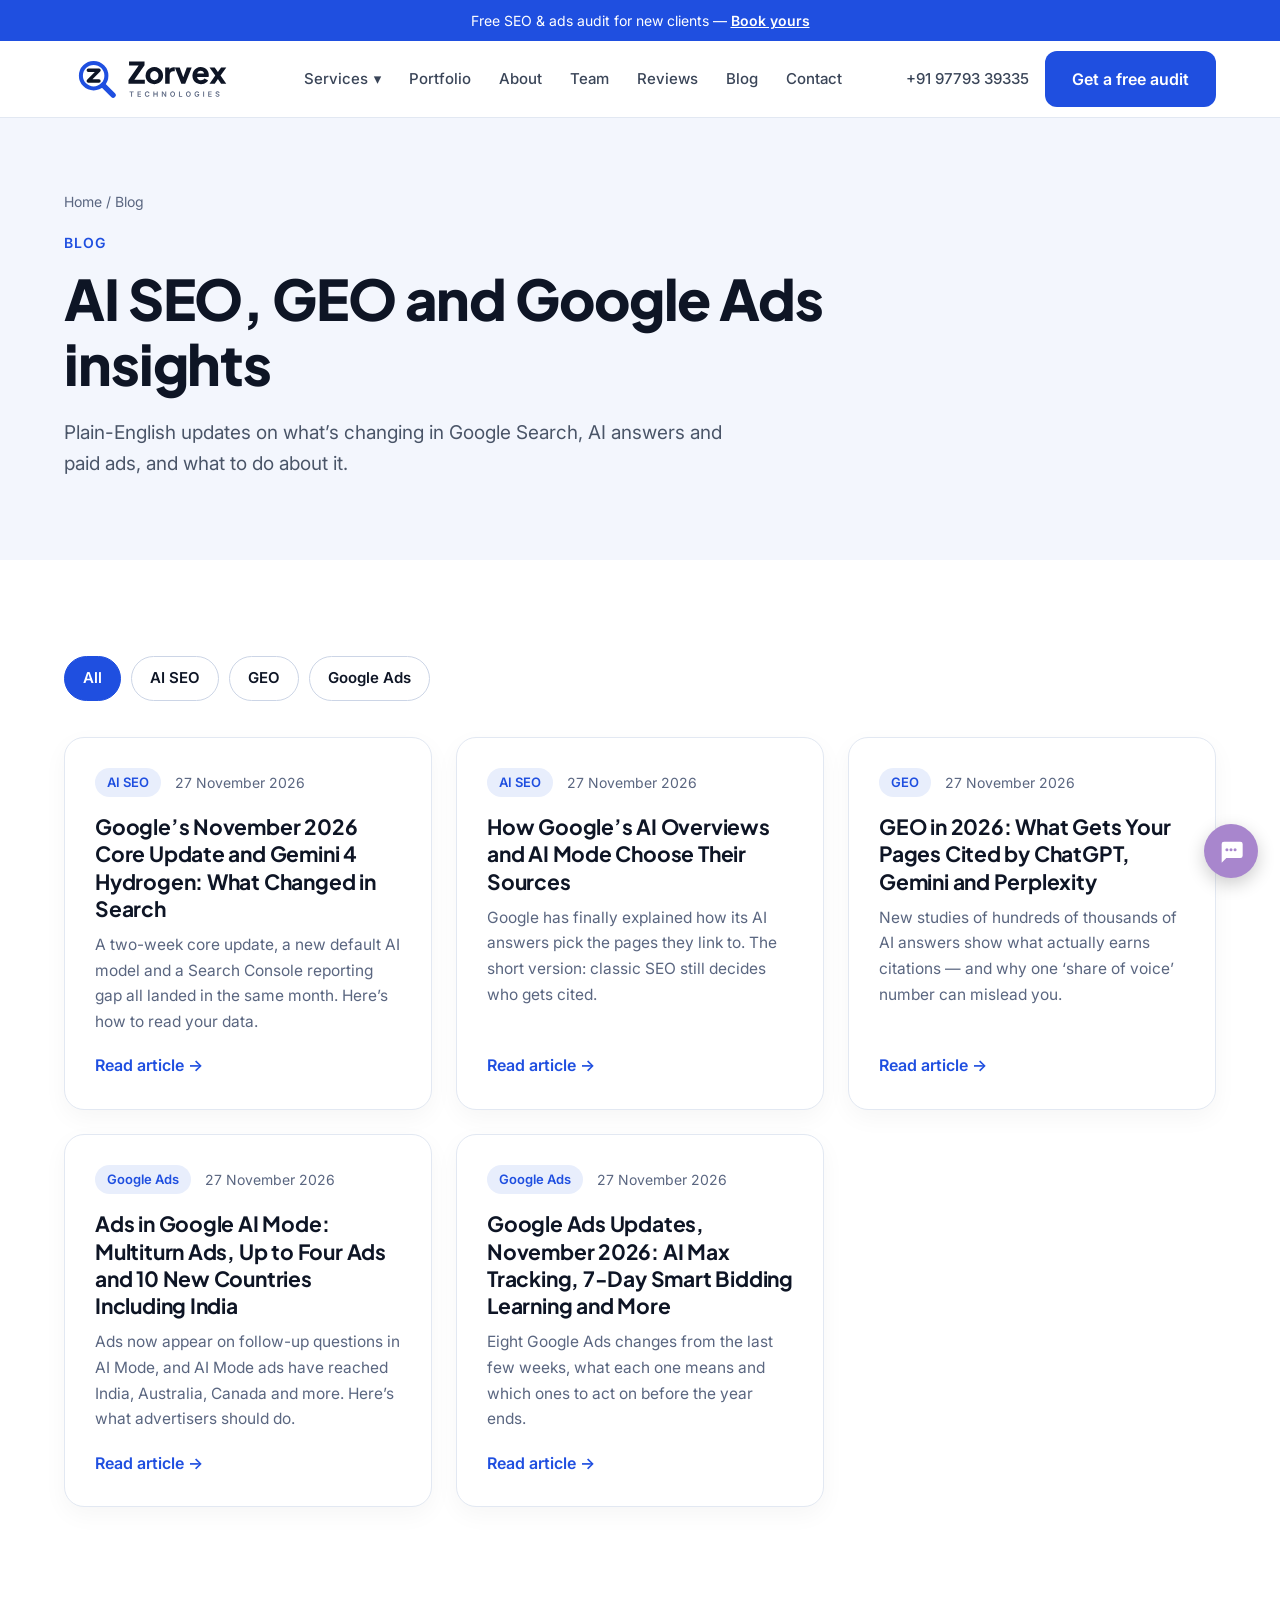
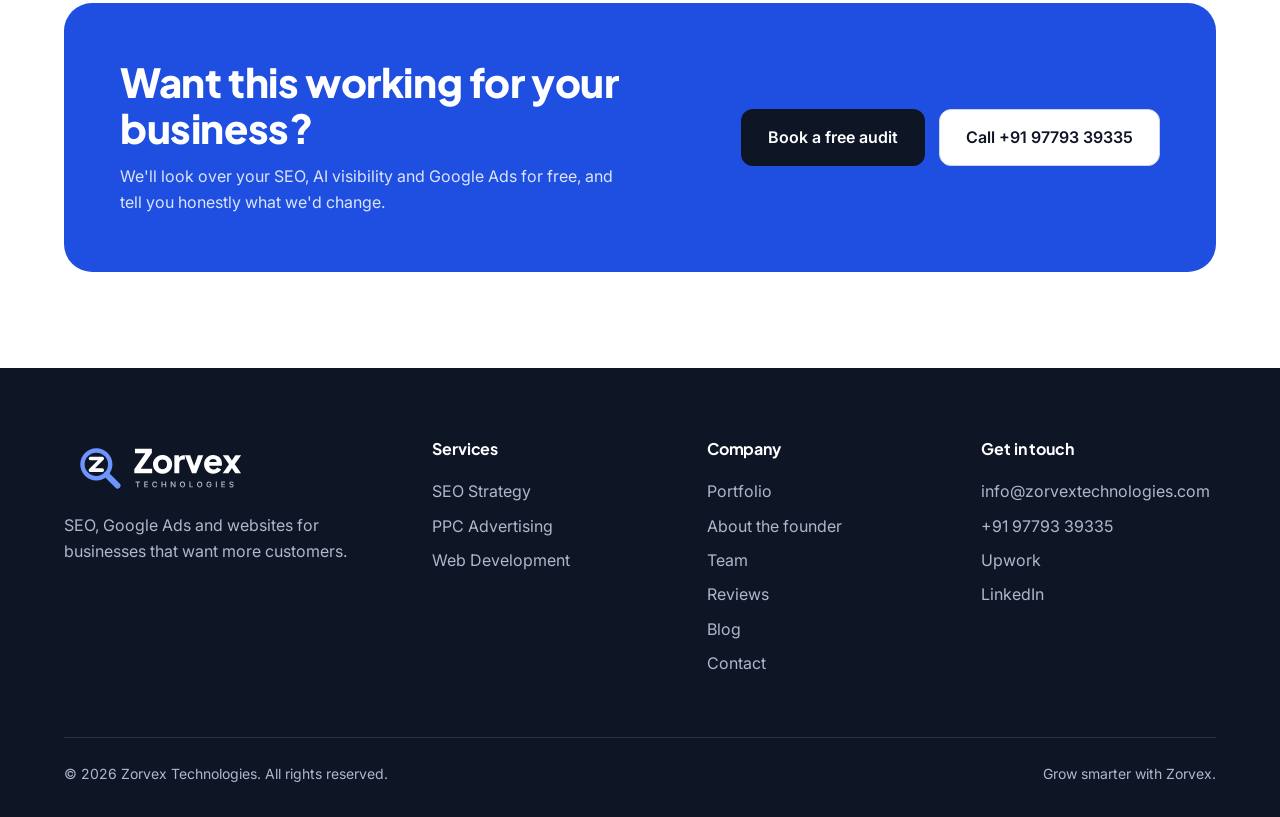
<file: blog/index.html>
<!doctype html>
<html lang="en">
<head>
<meta charset="utf-8">
<meta name="viewport" content="width=device-width, initial-scale=1">
<!-- Google Tag Manager -->
<script>(function(w,d,s,l,i){w[l]=w[l]||[];w[l].push({'gtm.start':
new Date().getTime(),event:'gtm.js'});var f=d.getElementsByTagName(s)[0],
j=d.createElement(s),dl=l!='dataLayer'?'&l='+l:'';j.async=true;j.src=
'https://www.googletagmanager.com/gtm.js?id='+i+dl;f.parentNode.insertBefore(j,f);
})(window,document,'script','dataLayer','GTM-MH3J6WDZ');</script>
<!-- End Google Tag Manager -->
<title>Blog: AI SEO, GEO &amp; Google Ads Updates | Zorvex Technologies</title>
<meta name="description" content="Plain-English updates on AI SEO, Generative Engine Optimization (GEO) and Google Ads from the Zorvex Technologies team.">
<meta name="robots" content="index, follow">
<link rel="canonical" href="https://zorvextechnologies.com/blog/">
<meta name="theme-color" content="#1F4FE0">
<meta property="og:type" content="website">
<meta property="og:site_name" content="Zorvex Technologies">
<meta property="og:title" content="Blog: AI SEO, GEO &amp; Google Ads Updates | Zorvex Technologies">
<meta property="og:description" content="Plain-English updates on AI SEO, Generative Engine Optimization (GEO) and Google Ads from the Zorvex Technologies team.">
<meta property="og:url" content="https://zorvextechnologies.com/blog/">
<meta property="og:image" content="https://zorvextechnologies.com/assets/og-image.jpg">
<meta property="og:image:width" content="1200">
<meta property="og:image:height" content="630">
<meta property="og:locale" content="en_US">
<meta name="twitter:card" content="summary_large_image">
<meta name="twitter:title" content="Blog: AI SEO, GEO &amp; Google Ads Updates | Zorvex Technologies">
<meta name="twitter:description" content="Plain-English updates on AI SEO, Generative Engine Optimization (GEO) and Google Ads from the Zorvex Technologies team.">
<meta name="twitter:image" content="https://zorvextechnologies.com/assets/og-image.jpg">
<script type="application/ld+json">{"@context": "https://schema.org", "@graph": [{"@type": "ProfessionalService", "@id": "https://zorvextechnologies.com/#organization", "name": "Zorvex Technologies", "url": "https://zorvextechnologies.com/", "logo": "https://zorvextechnologies.com/assets/zorvex-icon-512.png", "image": "https://zorvextechnologies.com/assets/og-image.jpg", "description": "Digital marketing agency offering SEO, Google Ads, Meta Ads, analytics tracking and web development for businesses in the US, Australia, the UK and India.", "email": "info@zorvextechnologies.com", "telephone": "+91-97793-39335", "address": {"@type": "PostalAddress", "addressLocality": "Shimla", "addressRegion": "Himachal Pradesh", "addressCountry": "IN"}, "areaServed": ["United States", "Australia", "United Kingdom", "India"], "founder": {"@type": "Person", "@id": "https://anilsharma.co/#anil", "name": "Anil Sharma", "url": "https://anilsharma.co/", "sameAs": ["https://anilsharma.co/", "https://www.upwork.com/freelancers/anils177", "https://www.linkedin.com/in/seo-expert-in-himachal-pradesh/"], "jobTitle": "Founder"}, "knowsAbout": ["Search Engine Optimization", "Local SEO", "Google Ads", "Meta Ads", "Google Analytics 4", "Google Tag Manager", "Web Development"], "sameAs": ["https://www.upwork.com/freelancers/anils177"]}, {"@type": "Blog", "name": "Zorvex Technologies Blog", "url": "https://zorvextechnologies.com/blog/", "publisher": {"@id": "https://zorvextechnologies.com/#organization"}, "blogPost": [{"@type": "BlogPosting", "headline": "Google’s November 2026 Core Update and Gemini 4 Hydrogen: What Changed in Search", "url": "https://zorvextechnologies.com/blog/google-november-2026-core-update-gemini-4-hydrogen", "datePublished": "2026-11-27"}, {"@type": "BlogPosting", "headline": "How Google’s AI Overviews and AI Mode Choose Their Sources", "url": "https://zorvextechnologies.com/blog/how-google-ai-overviews-ai-mode-choose-sources", "datePublished": "2026-11-27"}, {"@type": "BlogPosting", "headline": "GEO in 2026: What Gets Your Pages Cited by ChatGPT, Gemini and Perplexity", "url": "https://zorvextechnologies.com/blog/geo-generative-engine-optimization-2026-what-gets-cited", "datePublished": "2026-11-27"}, {"@type": "BlogPosting", "headline": "Ads in Google AI Mode: Multiturn Ads, Up to Four Ads and 10 New Countries Including India", "url": "https://zorvextechnologies.com/blog/google-ai-mode-ads-multiturn-ads-india", "datePublished": "2026-11-27"}, {"@type": "BlogPosting", "headline": "Google Ads Updates, November 2026: AI Max Tracking, 7-Day Smart Bidding Learning and More", "url": "https://zorvextechnologies.com/blog/google-ads-updates-november-2026", "datePublished": "2026-11-27"}]}, {"@type": "BreadcrumbList", "itemListElement": [{"@type": "ListItem", "position": 1, "name": "Home", "item": "https://zorvextechnologies.com/"}, {"@type": "ListItem", "position": 2, "name": "Blog", "item": "https://zorvextechnologies.com/blog/"}]}]}</script>
<link rel="preconnect" href="https://fonts.googleapis.com">
<link rel="preconnect" href="https://fonts.gstatic.com" crossorigin>
<link href="https://fonts.googleapis.com/css2?family=Plus+Jakarta+Sans:wght@600;700;800&family=Inter:wght@400;500;600&display=swap" rel="stylesheet">
<link rel="stylesheet" href="/assets/style.css?v=9">
<link rel="stylesheet" href="/assets/blog.css?v=1">
<link rel="icon" href="/assets/favicon.svg" type="image/svg+xml">
<link rel="icon" href="/assets/favicon-32.png" sizes="32x32" type="image/png">
<link rel="apple-touch-icon" href="/assets/apple-touch-icon.png">
</head>
<body>
<!-- Google Tag Manager (noscript) -->
<noscript><iframe src="https://www.googletagmanager.com/ns.html?id=GTM-MH3J6WDZ" height="0" width="0" style="display:none;visibility:hidden"></iframe></noscript>
<!-- End Google Tag Manager (noscript) -->
<div class="topbar">Free SEO &amp; ads audit for new clients — <a href="/#contact">Book yours</a></div>
<header class="site-header">
  <div class="container header-inner">
    <a class="logo" href="/"><img src="/assets/zorvex-logo-horizontal.svg" alt="Zorvex Technologies" width="176" height="44"></a>
    <nav class="nav" aria-label="Main">
      <div class="nav-dropdown">
        <button type="button" aria-haspopup="true">Services <span aria-hidden="true">▾</span></button>
        <div class="dropdown-menu">
          <a href="/seo-services">SEO Strategy</a>
          <a href="/ppc-advertising">PPC Advertising</a>
          <a href="/web-development">Web Development</a>
        </div>
      </div>
      <a href="/#portfolio">Portfolio</a>
      <a href="/#about">About</a>
      <a href="/#team">Team</a>
      <a href="/#reviews">Reviews</a>
      <a href="/blog/">Blog</a>
      <a href="/#contact">Contact</a>
    </nav>
    <div class="header-cta">
      <a class="header-phone" href="tel:+919779339335">+91 97793 39335</a>
      <a class="btn btn-primary" href="/#contact">Get a free audit</a>
      <button class="menu-toggle" type="button" aria-label="Open menu" aria-expanded="false">
        <svg width="22" height="22" viewBox="0 0 24 24" fill="none" stroke="#0E1525" stroke-width="2" stroke-linecap="round" aria-hidden="true"><path d="M4 7h16M4 12h16M4 17h16"/></svg>
      </button>
    </div>
  </div>
</header>
<main>
<section class="page-hero">
  <div class="container">
    <p class="breadcrumb"><a href="/">Home</a> / Blog</p>
    <p class="eyebrow">Blog</p>
    <h1>AI SEO, GEO and Google Ads insights</h1>
    <p class="hero-lead">Plain-English updates on what’s changing in Google Search, AI answers and paid ads, and what to do about it.</p>
  </div>
</section>
<section class="section">
  <div class="container">
    <div class="blog-filters" role="group" aria-label="Filter by topic">
      <button type="button" class="filter-chip active" data-cat="all">All</button><button type="button" class="filter-chip" data-cat="AI SEO">AI SEO</button><button type="button" class="filter-chip" data-cat="GEO">GEO</button><button type="button" class="filter-chip" data-cat="Google Ads">Google Ads</button>
    </div>
    <div class="post-grid"><article class="card post-card" data-cat="AI SEO"><div class="post-meta"><span class="post-tag">AI SEO</span><time datetime="2026-11-27">27 November 2026</time></div><h2><a href="/blog/google-november-2026-core-update-gemini-4-hydrogen">Google’s November 2026 Core Update and Gemini 4 Hydrogen: What Changed in Search</a></h2><p>A two-week core update, a new default AI model and a Search Console reporting gap all landed in the same month. Here’s how to read your data.</p><a class="card-link" href="/blog/google-november-2026-core-update-gemini-4-hydrogen" aria-label="Read: Google’s November 2026 Core Update and Gemini 4 Hydrogen: What Changed in Search">Read article →</a></article><article class="card post-card" data-cat="AI SEO"><div class="post-meta"><span class="post-tag">AI SEO</span><time datetime="2026-11-27">27 November 2026</time></div><h2><a href="/blog/how-google-ai-overviews-ai-mode-choose-sources">How Google’s AI Overviews and AI Mode Choose Their Sources</a></h2><p>Google has finally explained how its AI answers pick the pages they link to. The short version: classic SEO still decides who gets cited.</p><a class="card-link" href="/blog/how-google-ai-overviews-ai-mode-choose-sources" aria-label="Read: How Google’s AI Overviews and AI Mode Choose Their Sources">Read article →</a></article><article class="card post-card" data-cat="GEO"><div class="post-meta"><span class="post-tag">GEO</span><time datetime="2026-11-27">27 November 2026</time></div><h2><a href="/blog/geo-generative-engine-optimization-2026-what-gets-cited">GEO in 2026: What Gets Your Pages Cited by ChatGPT, Gemini and Perplexity</a></h2><p>New studies of hundreds of thousands of AI answers show what actually earns citations — and why one ‘share of voice’ number can mislead you.</p><a class="card-link" href="/blog/geo-generative-engine-optimization-2026-what-gets-cited" aria-label="Read: GEO in 2026: What Gets Your Pages Cited by ChatGPT, Gemini and Perplexity">Read article →</a></article><article class="card post-card" data-cat="Google Ads"><div class="post-meta"><span class="post-tag">Google Ads</span><time datetime="2026-11-27">27 November 2026</time></div><h2><a href="/blog/google-ai-mode-ads-multiturn-ads-india">Ads in Google AI Mode: Multiturn Ads, Up to Four Ads and 10 New Countries Including India</a></h2><p>Ads now appear on follow-up questions in AI Mode, and AI Mode ads have reached India, Australia, Canada and more. Here’s what advertisers should do.</p><a class="card-link" href="/blog/google-ai-mode-ads-multiturn-ads-india" aria-label="Read: Ads in Google AI Mode: Multiturn Ads, Up to Four Ads and 10 New Countries Including India">Read article →</a></article><article class="card post-card" data-cat="Google Ads"><div class="post-meta"><span class="post-tag">Google Ads</span><time datetime="2026-11-27">27 November 2026</time></div><h2><a href="/blog/google-ads-updates-november-2026">Google Ads Updates, November 2026: AI Max Tracking, 7-Day Smart Bidding Learning and More</a></h2><p>Eight Google Ads changes from the last few weeks, what each one means and which ones to act on before the year ends.</p><a class="card-link" href="/blog/google-ads-updates-november-2026" aria-label="Read: Google Ads Updates, November 2026: AI Max Tracking, 7-Day Smart Bidding Learning and More">Read article →</a></article></div>
  </div>
</section>

<section class="section" style="padding-top:0">
  <div class="container">
    <div class="cta-box">
      <div><h2>Want this working for your business?</h2><p>We'll look over your SEO, AI visibility and Google Ads for free, and tell you honestly what we'd change.</p></div>
      <div style="display:flex;flex-wrap:wrap;gap:14px;justify-content:flex-end">
        <a class="btn btn-dark" href="/#contact">Book a free audit</a>
        <a class="btn btn-outline" href="tel:+919779339335">Call +91 97793 39335</a>
      </div>
    </div>
  </div>
</section>

<script>
document.querySelectorAll('.filter-chip').forEach(b=>b.addEventListener('click',()=>{
  document.querySelectorAll('.filter-chip').forEach(x=>x.classList.toggle('active',x===b));
  document.querySelectorAll('.post-card').forEach(c=>{c.hidden=!(b.dataset.cat==='all'||c.dataset.cat===b.dataset.cat)});
}));
</script>
</main>
<footer class="site-footer">
  <div class="container">
    <div class="footer-grid">
      <div>
        <a class="logo" href="/"><img src="/assets/zorvex-logo-horizontal-white.svg" alt="Zorvex Technologies" width="192" height="48"></a>
        <p style="margin-top:16px;max-width:320px">SEO, Google Ads and websites for businesses that want more customers.</p>
      </div>
      <div>
        <h4>Services</h4>
        <a href="/seo-services">SEO Strategy</a>
        <a href="/ppc-advertising">PPC Advertising</a>
        <a href="/web-development">Web Development</a>
      </div>
      <div>
        <h4>Company</h4>
        <a href="/#portfolio">Portfolio</a>
        <a href="/#about">About the founder</a>
        <a href="/#team">Team</a>
        <a href="/#reviews">Reviews</a>
        <a href="/blog/">Blog</a>
        <a href="/#contact">Contact</a>
      </div>
      <div>
        <h4>Get in touch</h4>
        <a href="mailto:info@zorvextechnologies.com">info@zorvextechnologies.com</a>
        <a href="tel:+919779339335">+91 97793 39335</a>
        <a href="https://www.upwork.com/freelancers/anils177" target="_blank" rel="noopener">Upwork</a>
        <a href="https://www.linkedin.com/in/seo-expert-in-himachal-pradesh/" target="_blank" rel="noopener">LinkedIn</a>
      </div>
    </div>
    <div class="footer-bottom">
      <span>© <span id="year">2026</span> Zorvex Technologies. All rights reserved.</span>
      <span>Grow smarter with Zorvex.</span>
    </div>
  </div>
</footer>
<div class="chat-widget" id="chat-widget">
  <div class="chat-options" id="chat-options" hidden>
    <a class="chat-btn chat-wa" href="https://wa.me/919779339335?text=Hi%20Zorvex%2C%20I%27d%20like%20to%20discuss%20my%20project." target="_blank" rel="noopener" aria-label="Chat on WhatsApp"><span class="chat-tip">WhatsApp</span><svg viewBox="0 0 24 24" aria-hidden="true"><path fill="#fff" d="M12 2a10 10 0 00-8.6 15.1L2 22l5-1.3A10 10 0 1012 2zm0 18.2a8.2 8.2 0 01-4.2-1.2l-.3-.2-3 .8.8-2.9-.2-.3A8.2 8.2 0 1112 20.2zm4.5-6.1c-.2-.1-1.5-.7-1.7-.8s-.4-.1-.6.1-.7.8-.8 1-.3.2-.5.1a6.7 6.7 0 01-3.3-2.9c-.2-.4.2-.4.7-1.3.1-.2 0-.3 0-.4l-.8-1.8c-.2-.5-.4-.4-.6-.4h-.5a1 1 0 00-.7.3 2.9 2.9 0 00-.9 2.2 5.1 5.1 0 001 2.7 11.6 11.6 0 004.5 4c1.7.7 2.3.8 3.2.6a2.7 2.7 0 001.8-1.2 2.2 2.2 0 00.1-1.2c0-.1-.2-.2-.4-.3z"/></svg></a>
    <a class="chat-btn chat-phone" href="tel:+919779339335" aria-label="Call +91 97793 39335"><span class="chat-tip">Call us</span><svg viewBox="0 0 24 24" aria-hidden="true"><path fill="#fff" d="M6.6 10.8a15.1 15.1 0 006.6 6.6l2.2-2.2a1 1 0 011-.2 11.4 11.4 0 003.6.6 1 1 0 011 1V20a1 1 0 01-1 1A17 17 0 013 4a1 1 0 011-1h3.5a1 1 0 011 1 11.4 11.4 0 00.6 3.6 1 1 0 01-.3 1z"/></svg></a>
    <a class="chat-btn chat-mail" href="mailto:info@zorvextechnologies.com" aria-label="Email info@zorvextechnologies.com"><span class="chat-tip">Email</span><svg viewBox="0 0 24 24" fill="none" stroke="#fff" stroke-width="2" stroke-linejoin="round" aria-hidden="true"><rect x="3" y="5" width="18" height="14" rx="2"/><path d="M3 7l9 6 9-6"/></svg></a>
    <a class="chat-btn chat-slack" href="https://uniq-web-infotech.slack.com" target="_blank" rel="noopener" aria-label="Message us on Slack"><span class="chat-tip">Slack</span><svg viewBox="0 0 24 24" aria-hidden="true"><rect x="9.5" y="2" width="3" height="9" rx="1.5" fill="#36C5F0"/><rect x="2" y="11.5" width="9" height="3" rx="1.5" fill="#E01E5A"/><rect x="11.5" y="13" width="3" height="9" rx="1.5" fill="#ECB22E"/><rect x="13" y="9.5" width="9" height="3" rx="1.5" fill="#2EB67D"/></svg></a>
  </div>
  <button class="chat-toggle" id="chat-toggle" type="button" aria-expanded="false" aria-controls="chat-options" aria-label="Open chat options">
    <svg class="ic-open" viewBox="0 0 24 24" aria-hidden="true"><path fill="#fff" d="M4 4h16a2 2 0 012 2v10a2 2 0 01-2 2H8l-4 4V6a2 2 0 012-2z"/><circle cx="8.5" cy="11" r="1.3" fill="#A886CD"/><circle cx="12" cy="11" r="1.3" fill="#A886CD"/><circle cx="15.5" cy="11" r="1.3" fill="#A886CD"/></svg>
    <span class="chat-tip chat-tip-toggle">Hide</span><svg class="ic-close" viewBox="0 0 24 24" fill="none" stroke="#fff" stroke-width="2.5" stroke-linecap="round" aria-hidden="true"><path d="M6 6l12 12M18 6L6 18"/></svg>
  </button>
</div>
<script src="/assets/main.js?v=6"></script>
</body>
</html>
</file>
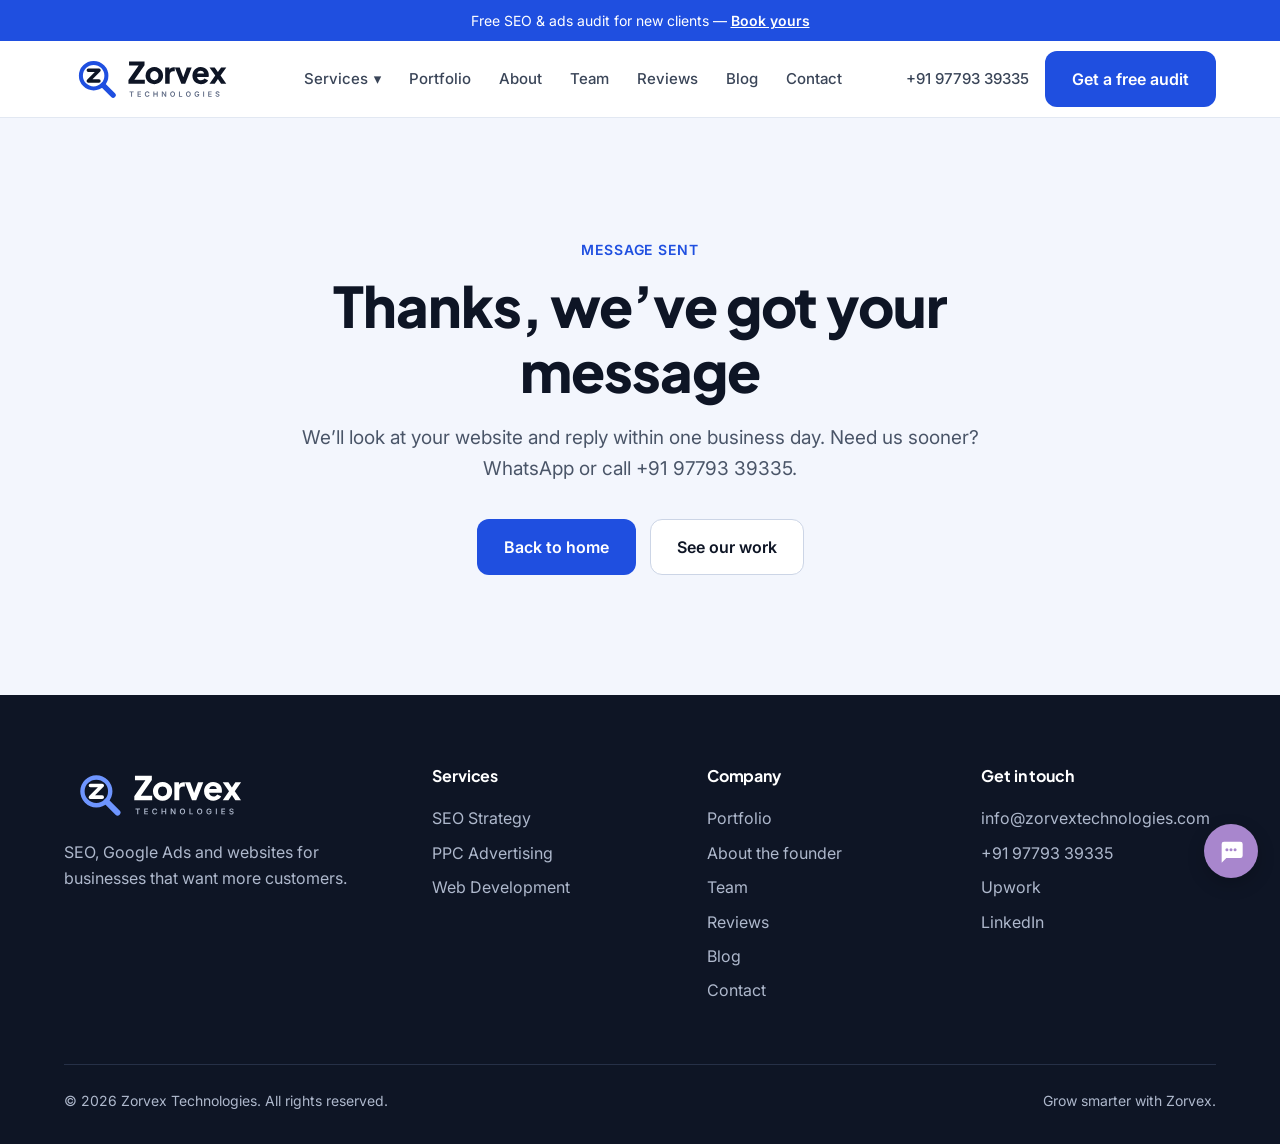
<file: thank-you.html>
<!doctype html>
<html lang="en">
<head>
<meta charset="utf-8">
<meta name="viewport" content="width=device-width, initial-scale=1">
<!-- Google Tag Manager -->
<script>(function(w,d,s,l,i){w[l]=w[l]||[];w[l].push({'gtm.start':
new Date().getTime(),event:'gtm.js'});var f=d.getElementsByTagName(s)[0],
j=d.createElement(s),dl=l!='dataLayer'?'&l='+l:'';j.async=true;j.src=
'https://www.googletagmanager.com/gtm.js?id='+i+dl;f.parentNode.insertBefore(j,f);
})(window,document,'script','dataLayer','GTM-MH3J6WDZ');</script>
<!-- End Google Tag Manager -->
<title>Thank You | Zorvex Technologies</title>
<meta name="description" content="Thanks for contacting Zorvex Technologies. We will reply within one business day.">
<meta name="robots" content="noindex, follow">
<link rel="canonical" href="https://zorvextechnologies.com/thank-you">
<meta name="theme-color" content="#1F4FE0">
<meta property="og:type" content="website">
<meta property="og:site_name" content="Zorvex Technologies">
<meta property="og:title" content="Thank You | Zorvex Technologies">
<meta property="og:description" content="Thanks for contacting Zorvex Technologies. We will reply within one business day.">
<meta property="og:url" content="https://zorvextechnologies.com/thank-you">
<meta property="og:image" content="https://zorvextechnologies.com/assets/og-image.jpg">
<meta property="og:image:width" content="1200">
<meta property="og:image:height" content="630">
<meta property="og:locale" content="en_US">
<meta name="twitter:card" content="summary_large_image">
<meta name="twitter:title" content="Thank You | Zorvex Technologies">
<meta name="twitter:description" content="Thanks for contacting Zorvex Technologies. We will reply within one business day.">
<meta name="twitter:image" content="https://zorvextechnologies.com/assets/og-image.jpg">

<link rel="preconnect" href="https://fonts.googleapis.com">
<link rel="preconnect" href="https://fonts.gstatic.com" crossorigin>
<link href="https://fonts.googleapis.com/css2?family=Plus+Jakarta+Sans:wght@600;700;800&family=Inter:wght@400;500;600&display=swap" rel="stylesheet">
<link rel="stylesheet" href="/assets/style.css?v=9">
<link rel="icon" href="/assets/favicon.svg" type="image/svg+xml">
<link rel="icon" href="/assets/favicon-32.png" sizes="32x32" type="image/png">
<link rel="apple-touch-icon" href="/assets/apple-touch-icon.png">
</head>
<body>
<!-- Google Tag Manager (noscript) -->
<noscript><iframe src="https://www.googletagmanager.com/ns.html?id=GTM-MH3J6WDZ" height="0" width="0" style="display:none;visibility:hidden"></iframe></noscript>
<!-- End Google Tag Manager (noscript) -->
<div class="topbar">Free SEO &amp; ads audit for new clients — <a href="/#contact">Book yours</a></div>
<header class="site-header">
  <div class="container header-inner">
    <a class="logo" href="/"><img src="/assets/zorvex-logo-horizontal.svg" alt="Zorvex Technologies" width="176" height="44"></a>
    <nav class="nav" aria-label="Main">
      <div class="nav-dropdown">
        <button type="button" aria-haspopup="true">Services <span aria-hidden="true">▾</span></button>
        <div class="dropdown-menu">
          <a href="/seo-services">SEO Strategy</a>
          <a href="/ppc-advertising">PPC Advertising</a>
          <a href="/web-development">Web Development</a>
        </div>
      </div>
      <a href="/#portfolio">Portfolio</a>
      <a href="/#about">About</a>
      <a href="/#team">Team</a>
      <a href="/#reviews">Reviews</a>
      <a href="/blog/">Blog</a>
      <a href="/#contact">Contact</a>
    </nav>
    <div class="header-cta">
      <a class="header-phone" href="tel:+919779339335">+91 97793 39335</a>
      <a class="btn btn-primary" href="/#contact">Get a free audit</a>
      <button class="menu-toggle" type="button" aria-label="Open menu" aria-expanded="false">
        <svg width="22" height="22" viewBox="0 0 24 24" fill="none" stroke="#0E1525" stroke-width="2" stroke-linecap="round" aria-hidden="true"><path d="M4 7h16M4 12h16M4 17h16"/></svg>
      </button>
    </div>
  </div>
</header>
<main>

<section class="page-hero" style="padding:120px 0">
  <div class="container" style="text-align:center">
    <p class="eyebrow">Message sent</p>
    <h1 style="margin:0 auto">Thanks, we’ve got your message</h1>
    <p class="hero-lead" style="margin:20px auto 0">We’ll look at your website and reply within one business day. Need us sooner? WhatsApp or call +91 97793 39335.</p>
    <div class="hero-actions" style="justify-content:center"><a class="btn btn-primary" href="/">Back to home</a><a class="btn btn-outline" href="/#portfolio">See our work</a></div>
  </div>
</section>
</main>
<footer class="site-footer">
  <div class="container">
    <div class="footer-grid">
      <div>
        <a class="logo" href="/"><img src="/assets/zorvex-logo-horizontal-white.svg" alt="Zorvex Technologies" width="192" height="48"></a>
        <p style="margin-top:16px;max-width:320px">SEO, Google Ads and websites for businesses that want more customers.</p>
      </div>
      <div>
        <h4>Services</h4>
        <a href="/seo-services">SEO Strategy</a>
        <a href="/ppc-advertising">PPC Advertising</a>
        <a href="/web-development">Web Development</a>
      </div>
      <div>
        <h4>Company</h4>
        <a href="/#portfolio">Portfolio</a>
        <a href="/#about">About the founder</a>
        <a href="/#team">Team</a>
        <a href="/#reviews">Reviews</a>
        <a href="/blog/">Blog</a>
        <a href="/#contact">Contact</a>
      </div>
      <div>
        <h4>Get in touch</h4>
        <a href="mailto:info@zorvextechnologies.com">info@zorvextechnologies.com</a>
        <a href="tel:+919779339335">+91 97793 39335</a>
        <a href="https://www.upwork.com/freelancers/anils177" target="_blank" rel="noopener">Upwork</a>
        <a href="https://www.linkedin.com/in/seo-expert-in-himachal-pradesh/" target="_blank" rel="noopener">LinkedIn</a>
      </div>
    </div>
    <div class="footer-bottom">
      <span>© <span id="year">2026</span> Zorvex Technologies. All rights reserved.</span>
      <span>Grow smarter with Zorvex.</span>
    </div>
  </div>
</footer>
<div class="chat-widget" id="chat-widget">
  <div class="chat-options" id="chat-options" hidden>
    <a class="chat-btn chat-wa" href="https://wa.me/919779339335?text=Hi%20Zorvex%2C%20I%27d%20like%20to%20discuss%20my%20project." target="_blank" rel="noopener" aria-label="Chat on WhatsApp"><span class="chat-tip">WhatsApp</span><svg viewBox="0 0 24 24" aria-hidden="true"><path fill="#fff" d="M12 2a10 10 0 00-8.6 15.1L2 22l5-1.3A10 10 0 1012 2zm0 18.2a8.2 8.2 0 01-4.2-1.2l-.3-.2-3 .8.8-2.9-.2-.3A8.2 8.2 0 1112 20.2zm4.5-6.1c-.2-.1-1.5-.7-1.7-.8s-.4-.1-.6.1-.7.8-.8 1-.3.2-.5.1a6.7 6.7 0 01-3.3-2.9c-.2-.4.2-.4.7-1.3.1-.2 0-.3 0-.4l-.8-1.8c-.2-.5-.4-.4-.6-.4h-.5a1 1 0 00-.7.3 2.9 2.9 0 00-.9 2.2 5.1 5.1 0 001 2.7 11.6 11.6 0 004.5 4c1.7.7 2.3.8 3.2.6a2.7 2.7 0 001.8-1.2 2.2 2.2 0 00.1-1.2c0-.1-.2-.2-.4-.3z"/></svg></a>
    <a class="chat-btn chat-phone" href="tel:+919779339335" aria-label="Call +91 97793 39335"><span class="chat-tip">Call us</span><svg viewBox="0 0 24 24" aria-hidden="true"><path fill="#fff" d="M6.6 10.8a15.1 15.1 0 006.6 6.6l2.2-2.2a1 1 0 011-.2 11.4 11.4 0 003.6.6 1 1 0 011 1V20a1 1 0 01-1 1A17 17 0 013 4a1 1 0 011-1h3.5a1 1 0 011 1 11.4 11.4 0 00.6 3.6 1 1 0 01-.3 1z"/></svg></a>
    <a class="chat-btn chat-mail" href="mailto:info@zorvextechnologies.com" aria-label="Email info@zorvextechnologies.com"><span class="chat-tip">Email</span><svg viewBox="0 0 24 24" fill="none" stroke="#fff" stroke-width="2" stroke-linejoin="round" aria-hidden="true"><rect x="3" y="5" width="18" height="14" rx="2"/><path d="M3 7l9 6 9-6"/></svg></a>
    <a class="chat-btn chat-slack" href="https://uniq-web-infotech.slack.com" target="_blank" rel="noopener" aria-label="Message us on Slack"><span class="chat-tip">Slack</span><svg viewBox="0 0 24 24" aria-hidden="true"><rect x="9.5" y="2" width="3" height="9" rx="1.5" fill="#36C5F0"/><rect x="2" y="11.5" width="9" height="3" rx="1.5" fill="#E01E5A"/><rect x="11.5" y="13" width="3" height="9" rx="1.5" fill="#ECB22E"/><rect x="13" y="9.5" width="9" height="3" rx="1.5" fill="#2EB67D"/></svg></a>
  </div>
  <button class="chat-toggle" id="chat-toggle" type="button" aria-expanded="false" aria-controls="chat-options" aria-label="Open chat options">
    <svg class="ic-open" viewBox="0 0 24 24" aria-hidden="true"><path fill="#fff" d="M4 4h16a2 2 0 012 2v10a2 2 0 01-2 2H8l-4 4V6a2 2 0 012-2z"/><circle cx="8.5" cy="11" r="1.3" fill="#A886CD"/><circle cx="12" cy="11" r="1.3" fill="#A886CD"/><circle cx="15.5" cy="11" r="1.3" fill="#A886CD"/></svg>
    <span class="chat-tip chat-tip-toggle">Hide</span><svg class="ic-close" viewBox="0 0 24 24" fill="none" stroke="#fff" stroke-width="2.5" stroke-linecap="round" aria-hidden="true"><path d="M6 6l12 12M18 6L6 18"/></svg>
  </button>
</div>
<script src="/assets/main.js?v=6"></script>
</body>
</html>
</file>
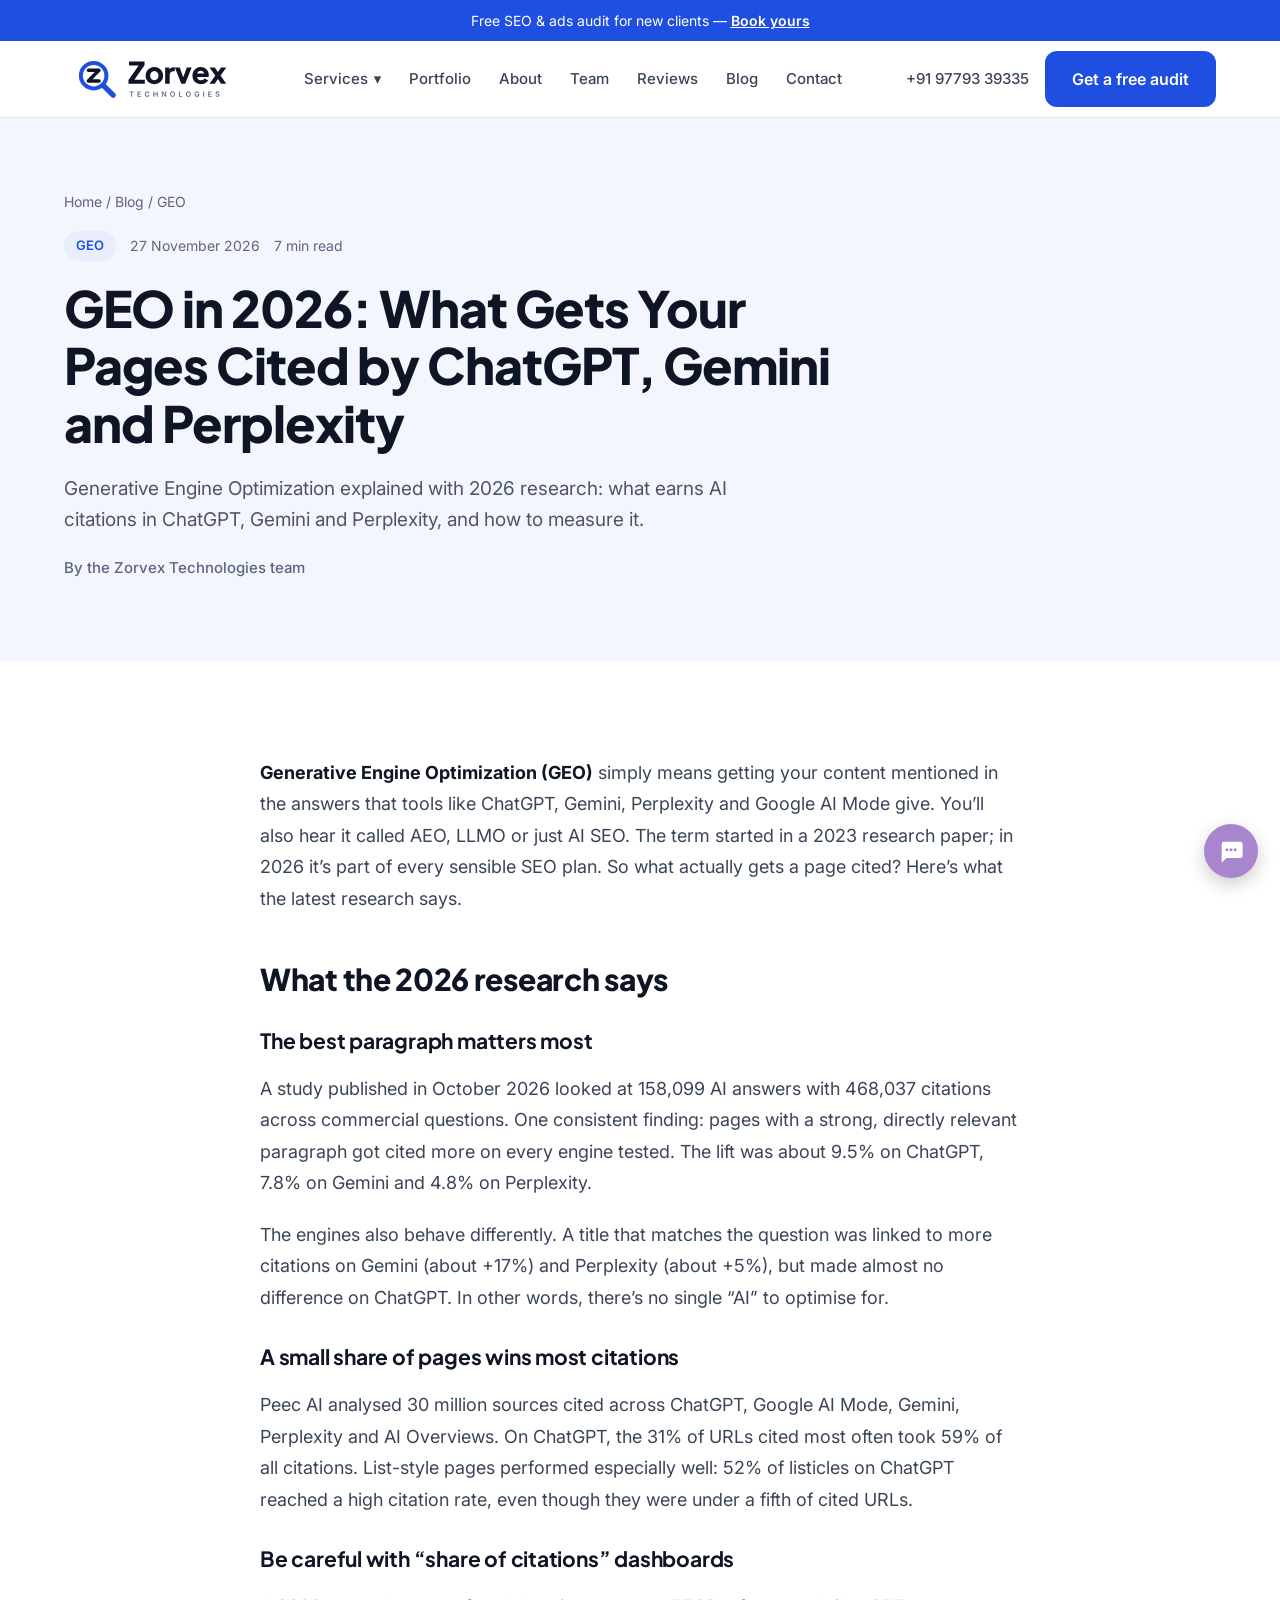
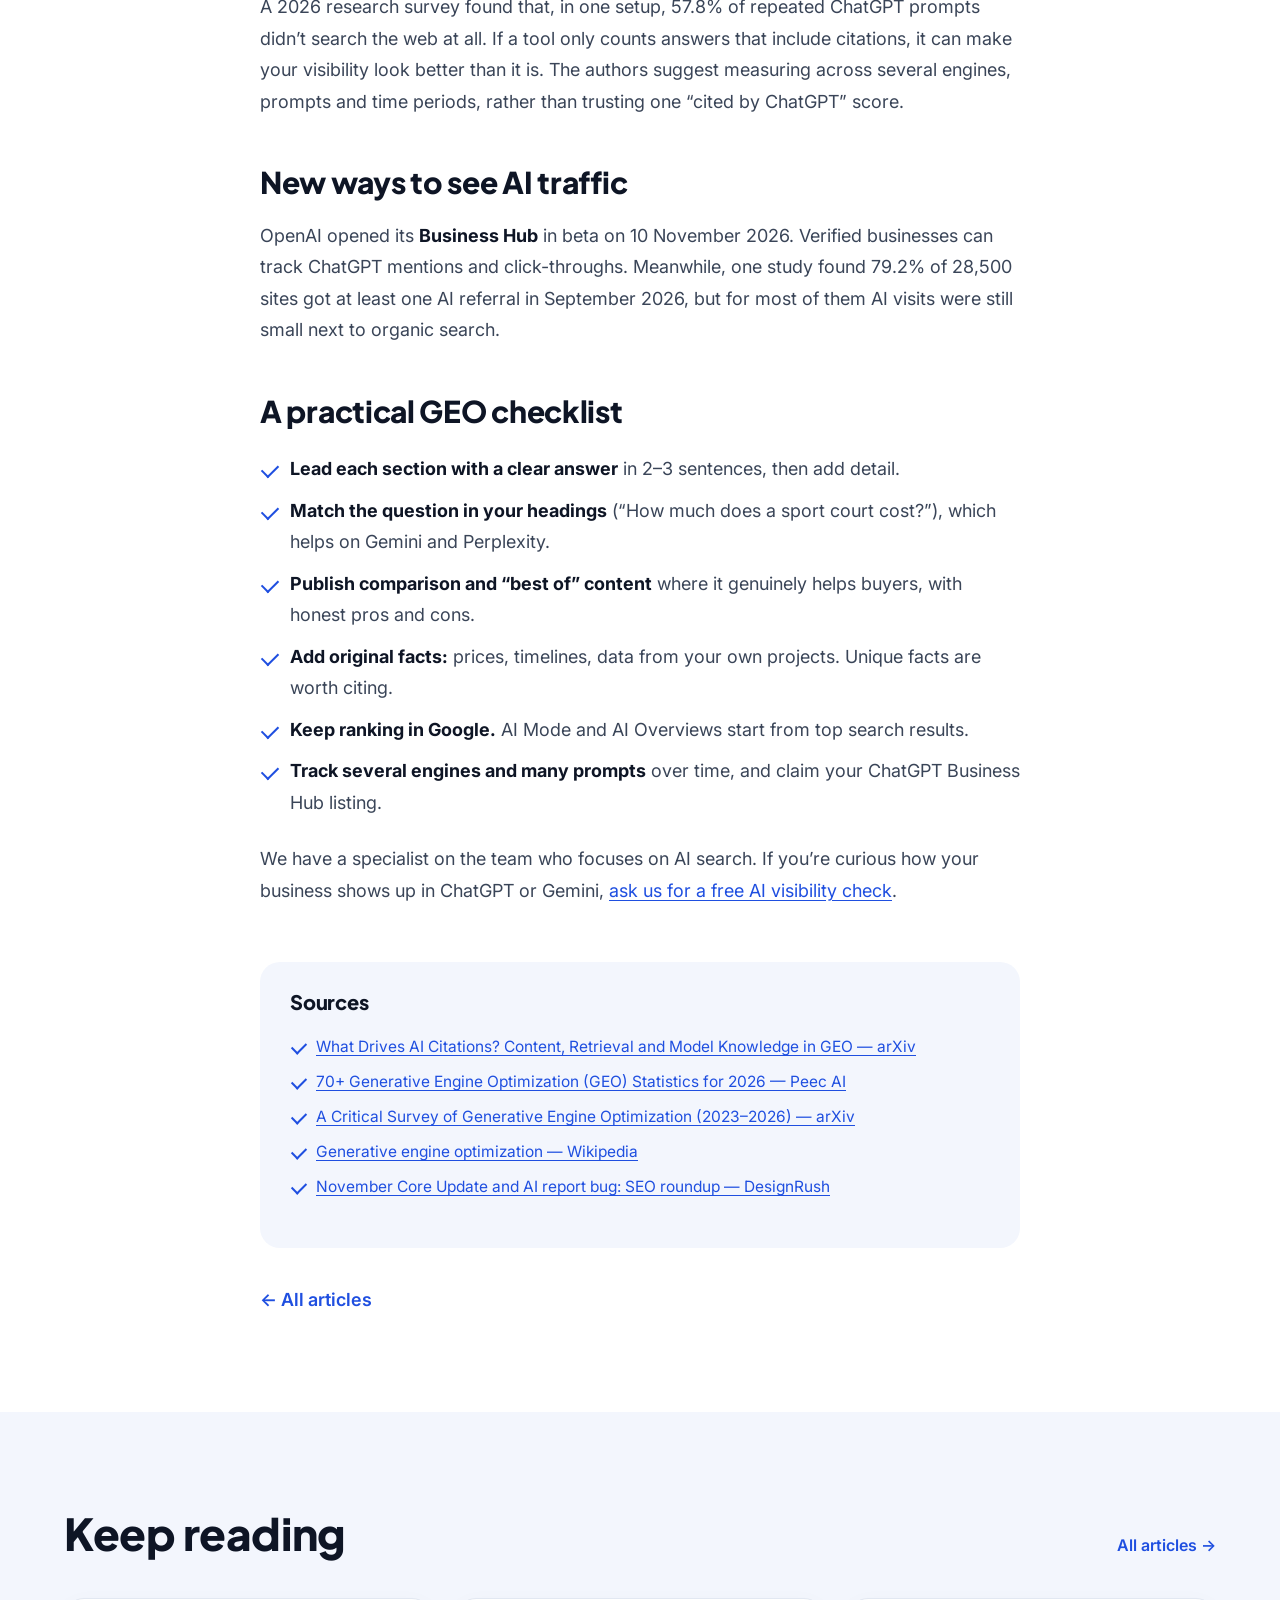
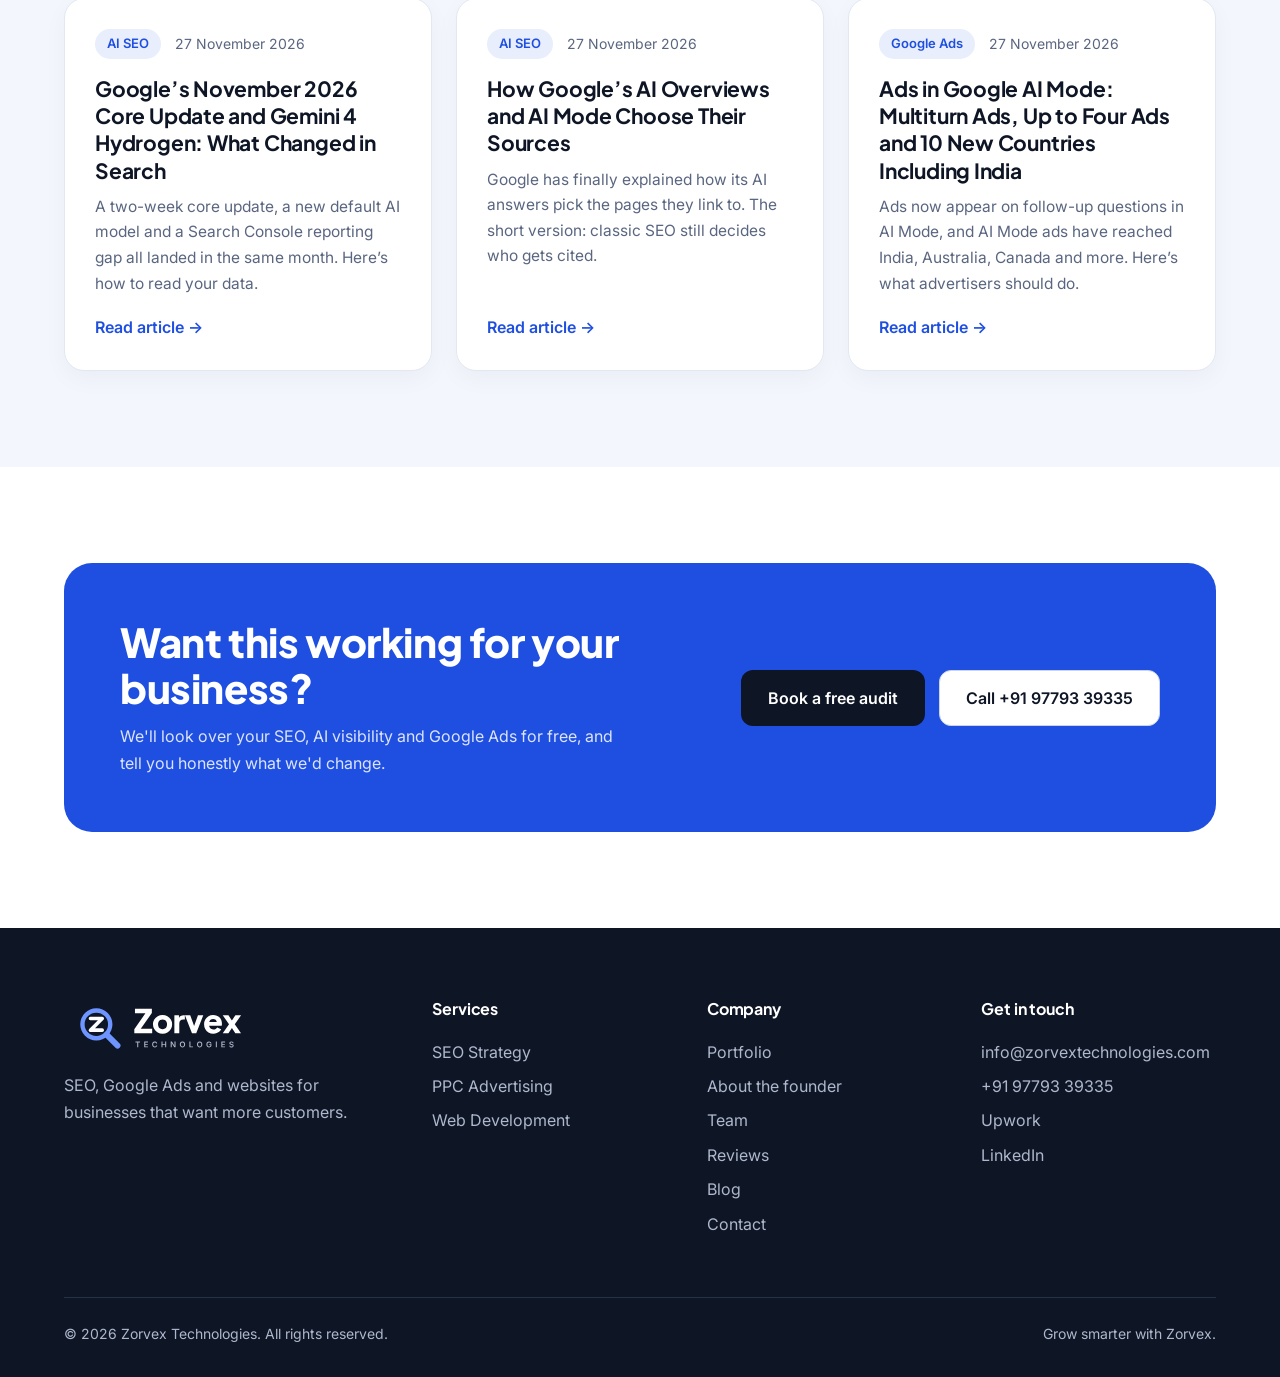
<file: blog/geo-generative-engine-optimization-2026-what-gets-cited.html>
<!doctype html>
<html lang="en">
<head>
<meta charset="utf-8">
<meta name="viewport" content="width=device-width, initial-scale=1">
<!-- Google Tag Manager -->
<script>(function(w,d,s,l,i){w[l]=w[l]||[];w[l].push({'gtm.start':
new Date().getTime(),event:'gtm.js'});var f=d.getElementsByTagName(s)[0],
j=d.createElement(s),dl=l!='dataLayer'?'&l='+l:'';j.async=true;j.src=
'https://www.googletagmanager.com/gtm.js?id='+i+dl;f.parentNode.insertBefore(j,f);
})(window,document,'script','dataLayer','GTM-MH3J6WDZ');</script>
<!-- End Google Tag Manager -->
<title>GEO 2026: How to Get Cited by ChatGPT, Gemini &amp; Perplexity | Zorvex Technologies</title>
<meta name="description" content="Generative Engine Optimization explained with 2026 research: what earns AI citations in ChatGPT, Gemini and Perplexity, and how to measure it.">
<meta name="robots" content="index, follow">
<link rel="canonical" href="https://zorvextechnologies.com/blog/geo-generative-engine-optimization-2026-what-gets-cited">
<meta name="theme-color" content="#1F4FE0">
<meta property="og:type" content="article">
<meta property="og:site_name" content="Zorvex Technologies">
<meta property="og:title" content="GEO 2026: How to Get Cited by ChatGPT, Gemini &amp; Perplexity | Zorvex Technologies">
<meta property="og:description" content="Generative Engine Optimization explained with 2026 research: what earns AI citations in ChatGPT, Gemini and Perplexity, and how to measure it.">
<meta property="og:url" content="https://zorvextechnologies.com/blog/geo-generative-engine-optimization-2026-what-gets-cited">
<meta property="og:image" content="https://zorvextechnologies.com/assets/og-image.jpg">
<meta property="og:image:width" content="1200">
<meta property="og:image:height" content="630">
<meta property="og:locale" content="en_US">
<meta name="twitter:card" content="summary_large_image">
<meta name="twitter:title" content="GEO 2026: How to Get Cited by ChatGPT, Gemini &amp; Perplexity | Zorvex Technologies">
<meta name="twitter:description" content="Generative Engine Optimization explained with 2026 research: what earns AI citations in ChatGPT, Gemini and Perplexity, and how to measure it.">
<meta name="twitter:image" content="https://zorvextechnologies.com/assets/og-image.jpg">
<script type="application/ld+json">{"@context": "https://schema.org", "@graph": [{"@type": "ProfessionalService", "@id": "https://zorvextechnologies.com/#organization", "name": "Zorvex Technologies", "url": "https://zorvextechnologies.com/", "logo": "https://zorvextechnologies.com/assets/zorvex-icon-512.png", "image": "https://zorvextechnologies.com/assets/og-image.jpg", "description": "Digital marketing agency offering SEO, Google Ads, Meta Ads, analytics tracking and web development for businesses in the US, Australia, the UK and India.", "email": "info@zorvextechnologies.com", "telephone": "+91-97793-39335", "address": {"@type": "PostalAddress", "addressLocality": "Shimla", "addressRegion": "Himachal Pradesh", "addressCountry": "IN"}, "areaServed": ["United States", "Australia", "United Kingdom", "India"], "founder": {"@type": "Person", "@id": "https://anilsharma.co/#anil", "name": "Anil Sharma", "url": "https://anilsharma.co/", "sameAs": ["https://anilsharma.co/", "https://www.upwork.com/freelancers/anils177", "https://www.linkedin.com/in/seo-expert-in-himachal-pradesh/"], "jobTitle": "Founder"}, "knowsAbout": ["Search Engine Optimization", "Local SEO", "Google Ads", "Meta Ads", "Google Analytics 4", "Google Tag Manager", "Web Development"], "sameAs": ["https://www.upwork.com/freelancers/anils177"]}, {"@type": "BlogPosting", "headline": "GEO in 2026: What Gets Your Pages Cited by ChatGPT, Gemini and Perplexity", "description": "Generative Engine Optimization explained with 2026 research: what earns AI citations in ChatGPT, Gemini and Perplexity, and how to measure it.", "url": "https://zorvextechnologies.com/blog/geo-generative-engine-optimization-2026-what-gets-cited", "mainEntityOfPage": "https://zorvextechnologies.com/blog/geo-generative-engine-optimization-2026-what-gets-cited", "datePublished": "2026-11-27", "dateModified": "2026-11-27", "image": "https://zorvextechnologies.com/assets/og-image.jpg", "author": {"@type": "Organization", "name": "Zorvex Technologies", "url": "https://zorvextechnologies.com/"}, "publisher": {"@id": "https://zorvextechnologies.com/#organization"}, "articleSection": "GEO"}, {"@type": "BreadcrumbList", "itemListElement": [{"@type": "ListItem", "position": 1, "name": "Home", "item": "https://zorvextechnologies.com/"}, {"@type": "ListItem", "position": 2, "name": "Blog", "item": "https://zorvextechnologies.com/blog/"}, {"@type": "ListItem", "position": 3, "name": "GEO in 2026: What Gets Your Pages Cited by ChatGPT, Gemini and Perplexity", "item": "https://zorvextechnologies.com/blog/geo-generative-engine-optimization-2026-what-gets-cited"}]}]}</script>
<link rel="preconnect" href="https://fonts.googleapis.com">
<link rel="preconnect" href="https://fonts.gstatic.com" crossorigin>
<link href="https://fonts.googleapis.com/css2?family=Plus+Jakarta+Sans:wght@600;700;800&family=Inter:wght@400;500;600&display=swap" rel="stylesheet">
<link rel="stylesheet" href="/assets/style.css?v=9">
<link rel="stylesheet" href="/assets/blog.css?v=1">
<link rel="icon" href="/assets/favicon.svg" type="image/svg+xml">
<link rel="icon" href="/assets/favicon-32.png" sizes="32x32" type="image/png">
<link rel="apple-touch-icon" href="/assets/apple-touch-icon.png">
</head>
<body>
<!-- Google Tag Manager (noscript) -->
<noscript><iframe src="https://www.googletagmanager.com/ns.html?id=GTM-MH3J6WDZ" height="0" width="0" style="display:none;visibility:hidden"></iframe></noscript>
<!-- End Google Tag Manager (noscript) -->
<div class="topbar">Free SEO &amp; ads audit for new clients — <a href="/#contact">Book yours</a></div>
<header class="site-header">
  <div class="container header-inner">
    <a class="logo" href="/"><img src="/assets/zorvex-logo-horizontal.svg" alt="Zorvex Technologies" width="176" height="44"></a>
    <nav class="nav" aria-label="Main">
      <div class="nav-dropdown">
        <button type="button" aria-haspopup="true">Services <span aria-hidden="true">▾</span></button>
        <div class="dropdown-menu">
          <a href="/seo-services">SEO Strategy</a>
          <a href="/ppc-advertising">PPC Advertising</a>
          <a href="/web-development">Web Development</a>
        </div>
      </div>
      <a href="/#portfolio">Portfolio</a>
      <a href="/#about">About</a>
      <a href="/#team">Team</a>
      <a href="/#reviews">Reviews</a>
      <a href="/blog/">Blog</a>
      <a href="/#contact">Contact</a>
    </nav>
    <div class="header-cta">
      <a class="header-phone" href="tel:+919779339335">+91 97793 39335</a>
      <a class="btn btn-primary" href="/#contact">Get a free audit</a>
      <button class="menu-toggle" type="button" aria-label="Open menu" aria-expanded="false">
        <svg width="22" height="22" viewBox="0 0 24 24" fill="none" stroke="#0E1525" stroke-width="2" stroke-linecap="round" aria-hidden="true"><path d="M4 7h16M4 12h16M4 17h16"/></svg>
      </button>
    </div>
  </div>
</header>
<main>
<section class="page-hero post-hero">
  <div class="container">
    <p class="breadcrumb"><a href="/">Home</a> / <a href="/blog/">Blog</a> / GEO</p>
    <div class="post-meta"><span class="post-tag">GEO</span><time datetime="2026-11-27">27 November 2026</time><span>7 min read</span></div>
    <h1>GEO in 2026: What Gets Your Pages Cited by ChatGPT, Gemini and Perplexity</h1>
    <p class="hero-lead">Generative Engine Optimization explained with 2026 research: what earns AI citations in ChatGPT, Gemini and Perplexity, and how to measure it.</p>
    <p class="byline">By the Zorvex Technologies team</p>
  </div>
</section>
<section class="section">
  <div class="container">
    <article class="prose">
<p><strong>Generative Engine Optimization (GEO)</strong> simply means getting your content mentioned in the answers that tools like ChatGPT, Gemini, Perplexity and Google AI Mode give. You’ll also hear it called AEO, LLMO or just AI SEO. The term started in a 2023 research paper; in 2026 it’s part of every sensible SEO plan. So what actually gets a page cited? Here’s what the latest research says.</p>

<h2>What the 2026 research says</h2>
<h3>The best paragraph matters most</h3>
<p>A study published in October 2026 looked at 158,099 AI answers with 468,037 citations across commercial questions. One consistent finding: pages with a strong, directly relevant paragraph got cited more on every engine tested. The lift was about 9.5% on ChatGPT, 7.8% on Gemini and 4.8% on Perplexity.</p>
<p>The engines also behave differently. A title that matches the question was linked to more citations on Gemini (about +17%) and Perplexity (about +5%), but made almost no difference on ChatGPT. In other words, there’s no single “AI” to optimise for.</p>

<h3>A small share of pages wins most citations</h3>
<p>Peec AI analysed 30 million sources cited across ChatGPT, Google AI Mode, Gemini, Perplexity and AI Overviews. On ChatGPT, the 31% of URLs cited most often took 59% of all citations. List-style pages performed especially well: 52% of listicles on ChatGPT reached a high citation rate, even though they were under a fifth of cited URLs.</p>

<h3>Be careful with “share of citations” dashboards</h3>
<p>A 2026 research survey found that, in one setup, 57.8% of repeated ChatGPT prompts didn’t search the web at all. If a tool only counts answers that include citations, it can make your visibility look better than it is. The authors suggest measuring across several engines, prompts and time periods, rather than trusting one “cited by ChatGPT” score.</p>

<h2>New ways to see AI traffic</h2>
<p>OpenAI opened its <strong>Business Hub</strong> in beta on 10 November 2026. Verified businesses can track ChatGPT mentions and click-throughs. Meanwhile, one study found 79.2% of 28,500 sites got at least one AI referral in September 2026, but for most of them AI visits were still small next to organic search.</p>

<h2>A practical GEO checklist</h2>
<ul>
<li><strong>Lead each section with a clear answer</strong> in 2–3 sentences, then add detail.</li>
<li><strong>Match the question in your headings</strong> (“How much does a sport court cost?”), which helps on Gemini and Perplexity.</li>
<li><strong>Publish comparison and “best of” content</strong> where it genuinely helps buyers, with honest pros and cons.</li>
<li><strong>Add original facts:</strong> prices, timelines, data from your own projects. Unique facts are worth citing.</li>
<li><strong>Keep ranking in Google.</strong> AI Mode and AI Overviews start from top search results.</li>
<li><strong>Track several engines and many prompts</strong> over time, and claim your ChatGPT Business Hub listing.</li>
</ul>
<p>We have a specialist on the team who focuses on AI search. If you’re curious how your business shows up in ChatGPT or Gemini, <a href="/#contact">ask us for a free AI visibility check</a>.</p>
      <div class="post-sources"><h2>Sources</h2><ul><li><a href="https://arxiv.org/abs/2610.15033v1" target="_blank" rel="noopener">What Drives AI Citations? Content, Retrieval and Model Knowledge in GEO — arXiv</a></li><li><a href="https://peec.ai/ai-search-geo-statistics" target="_blank" rel="noopener">70+ Generative Engine Optimization (GEO) Statistics for 2026 — Peec AI</a></li><li><a href="https://arxiv.org/html/2607.14035" target="_blank" rel="noopener">A Critical Survey of Generative Engine Optimization (2023–2026) — arXiv</a></li><li><a href="https://en.wikipedia.org/wiki/Generative_engine_optimization" target="_blank" rel="noopener">Generative engine optimization — Wikipedia</a></li><li><a href="https://news.designrush.com/seo-news-update-recap-november-core-update-ai-report-bug-hydrogen" target="_blank" rel="noopener">November Core Update and AI report bug: SEO roundup — DesignRush</a></li></ul></div>
      <p class="post-back"><a href="/blog/">← All articles</a></p>
    </article>
  </div>
</section>
<section class="section section-soft">
  <div class="container">
    <div class="row-head"><h2>Keep reading</h2><a class="card-link" href="/blog/">All articles →</a></div>
    <div class="post-grid"><article class="card post-card"><div class="post-meta"><span class="post-tag">AI SEO</span><time datetime="2026-11-27">27 November 2026</time></div><h3><a href="/blog/google-november-2026-core-update-gemini-4-hydrogen">Google’s November 2026 Core Update and Gemini 4 Hydrogen: What Changed in Search</a></h3><p>A two-week core update, a new default AI model and a Search Console reporting gap all landed in the same month. Here’s how to read your data.</p><a class="card-link" href="/blog/google-november-2026-core-update-gemini-4-hydrogen" aria-label="Read: Google’s November 2026 Core Update and Gemini 4 Hydrogen: What Changed in Search">Read article →</a></article><article class="card post-card"><div class="post-meta"><span class="post-tag">AI SEO</span><time datetime="2026-11-27">27 November 2026</time></div><h3><a href="/blog/how-google-ai-overviews-ai-mode-choose-sources">How Google’s AI Overviews and AI Mode Choose Their Sources</a></h3><p>Google has finally explained how its AI answers pick the pages they link to. The short version: classic SEO still decides who gets cited.</p><a class="card-link" href="/blog/how-google-ai-overviews-ai-mode-choose-sources" aria-label="Read: How Google’s AI Overviews and AI Mode Choose Their Sources">Read article →</a></article><article class="card post-card"><div class="post-meta"><span class="post-tag">Google Ads</span><time datetime="2026-11-27">27 November 2026</time></div><h3><a href="/blog/google-ai-mode-ads-multiturn-ads-india">Ads in Google AI Mode: Multiturn Ads, Up to Four Ads and 10 New Countries Including India</a></h3><p>Ads now appear on follow-up questions in AI Mode, and AI Mode ads have reached India, Australia, Canada and more. Here’s what advertisers should do.</p><a class="card-link" href="/blog/google-ai-mode-ads-multiturn-ads-india" aria-label="Read: Ads in Google AI Mode: Multiturn Ads, Up to Four Ads and 10 New Countries Including India">Read article →</a></article></div>
  </div>
</section>
<div style="height:96px"></div>

<section class="section" style="padding-top:0">
  <div class="container">
    <div class="cta-box">
      <div><h2>Want this working for your business?</h2><p>We'll look over your SEO, AI visibility and Google Ads for free, and tell you honestly what we'd change.</p></div>
      <div style="display:flex;flex-wrap:wrap;gap:14px;justify-content:flex-end">
        <a class="btn btn-dark" href="/#contact">Book a free audit</a>
        <a class="btn btn-outline" href="tel:+919779339335">Call +91 97793 39335</a>
      </div>
    </div>
  </div>
</section>
</main>
<footer class="site-footer">
  <div class="container">
    <div class="footer-grid">
      <div>
        <a class="logo" href="/"><img src="/assets/zorvex-logo-horizontal-white.svg" alt="Zorvex Technologies" width="192" height="48"></a>
        <p style="margin-top:16px;max-width:320px">SEO, Google Ads and websites for businesses that want more customers.</p>
      </div>
      <div>
        <h4>Services</h4>
        <a href="/seo-services">SEO Strategy</a>
        <a href="/ppc-advertising">PPC Advertising</a>
        <a href="/web-development">Web Development</a>
      </div>
      <div>
        <h4>Company</h4>
        <a href="/#portfolio">Portfolio</a>
        <a href="/#about">About the founder</a>
        <a href="/#team">Team</a>
        <a href="/#reviews">Reviews</a>
        <a href="/blog/">Blog</a>
        <a href="/#contact">Contact</a>
      </div>
      <div>
        <h4>Get in touch</h4>
        <a href="mailto:info@zorvextechnologies.com">info@zorvextechnologies.com</a>
        <a href="tel:+919779339335">+91 97793 39335</a>
        <a href="https://www.upwork.com/freelancers/anils177" target="_blank" rel="noopener">Upwork</a>
        <a href="https://www.linkedin.com/in/seo-expert-in-himachal-pradesh/" target="_blank" rel="noopener">LinkedIn</a>
      </div>
    </div>
    <div class="footer-bottom">
      <span>© <span id="year">2026</span> Zorvex Technologies. All rights reserved.</span>
      <span>Grow smarter with Zorvex.</span>
    </div>
  </div>
</footer>
<div class="chat-widget" id="chat-widget">
  <div class="chat-options" id="chat-options" hidden>
    <a class="chat-btn chat-wa" href="https://wa.me/919779339335?text=Hi%20Zorvex%2C%20I%27d%20like%20to%20discuss%20my%20project." target="_blank" rel="noopener" aria-label="Chat on WhatsApp"><span class="chat-tip">WhatsApp</span><svg viewBox="0 0 24 24" aria-hidden="true"><path fill="#fff" d="M12 2a10 10 0 00-8.6 15.1L2 22l5-1.3A10 10 0 1012 2zm0 18.2a8.2 8.2 0 01-4.2-1.2l-.3-.2-3 .8.8-2.9-.2-.3A8.2 8.2 0 1112 20.2zm4.5-6.1c-.2-.1-1.5-.7-1.7-.8s-.4-.1-.6.1-.7.8-.8 1-.3.2-.5.1a6.7 6.7 0 01-3.3-2.9c-.2-.4.2-.4.7-1.3.1-.2 0-.3 0-.4l-.8-1.8c-.2-.5-.4-.4-.6-.4h-.5a1 1 0 00-.7.3 2.9 2.9 0 00-.9 2.2 5.1 5.1 0 001 2.7 11.6 11.6 0 004.5 4c1.7.7 2.3.8 3.2.6a2.7 2.7 0 001.8-1.2 2.2 2.2 0 00.1-1.2c0-.1-.2-.2-.4-.3z"/></svg></a>
    <a class="chat-btn chat-phone" href="tel:+919779339335" aria-label="Call +91 97793 39335"><span class="chat-tip">Call us</span><svg viewBox="0 0 24 24" aria-hidden="true"><path fill="#fff" d="M6.6 10.8a15.1 15.1 0 006.6 6.6l2.2-2.2a1 1 0 011-.2 11.4 11.4 0 003.6.6 1 1 0 011 1V20a1 1 0 01-1 1A17 17 0 013 4a1 1 0 011-1h3.5a1 1 0 011 1 11.4 11.4 0 00.6 3.6 1 1 0 01-.3 1z"/></svg></a>
    <a class="chat-btn chat-mail" href="mailto:info@zorvextechnologies.com" aria-label="Email info@zorvextechnologies.com"><span class="chat-tip">Email</span><svg viewBox="0 0 24 24" fill="none" stroke="#fff" stroke-width="2" stroke-linejoin="round" aria-hidden="true"><rect x="3" y="5" width="18" height="14" rx="2"/><path d="M3 7l9 6 9-6"/></svg></a>
    <a class="chat-btn chat-slack" href="https://uniq-web-infotech.slack.com" target="_blank" rel="noopener" aria-label="Message us on Slack"><span class="chat-tip">Slack</span><svg viewBox="0 0 24 24" aria-hidden="true"><rect x="9.5" y="2" width="3" height="9" rx="1.5" fill="#36C5F0"/><rect x="2" y="11.5" width="9" height="3" rx="1.5" fill="#E01E5A"/><rect x="11.5" y="13" width="3" height="9" rx="1.5" fill="#ECB22E"/><rect x="13" y="9.5" width="9" height="3" rx="1.5" fill="#2EB67D"/></svg></a>
  </div>
  <button class="chat-toggle" id="chat-toggle" type="button" aria-expanded="false" aria-controls="chat-options" aria-label="Open chat options">
    <svg class="ic-open" viewBox="0 0 24 24" aria-hidden="true"><path fill="#fff" d="M4 4h16a2 2 0 012 2v10a2 2 0 01-2 2H8l-4 4V6a2 2 0 012-2z"/><circle cx="8.5" cy="11" r="1.3" fill="#A886CD"/><circle cx="12" cy="11" r="1.3" fill="#A886CD"/><circle cx="15.5" cy="11" r="1.3" fill="#A886CD"/></svg>
    <span class="chat-tip chat-tip-toggle">Hide</span><svg class="ic-close" viewBox="0 0 24 24" fill="none" stroke="#fff" stroke-width="2.5" stroke-linecap="round" aria-hidden="true"><path d="M6 6l12 12M18 6L6 18"/></svg>
  </button>
</div>
<script src="/assets/main.js?v=6"></script>
</body>
</html>
</file>
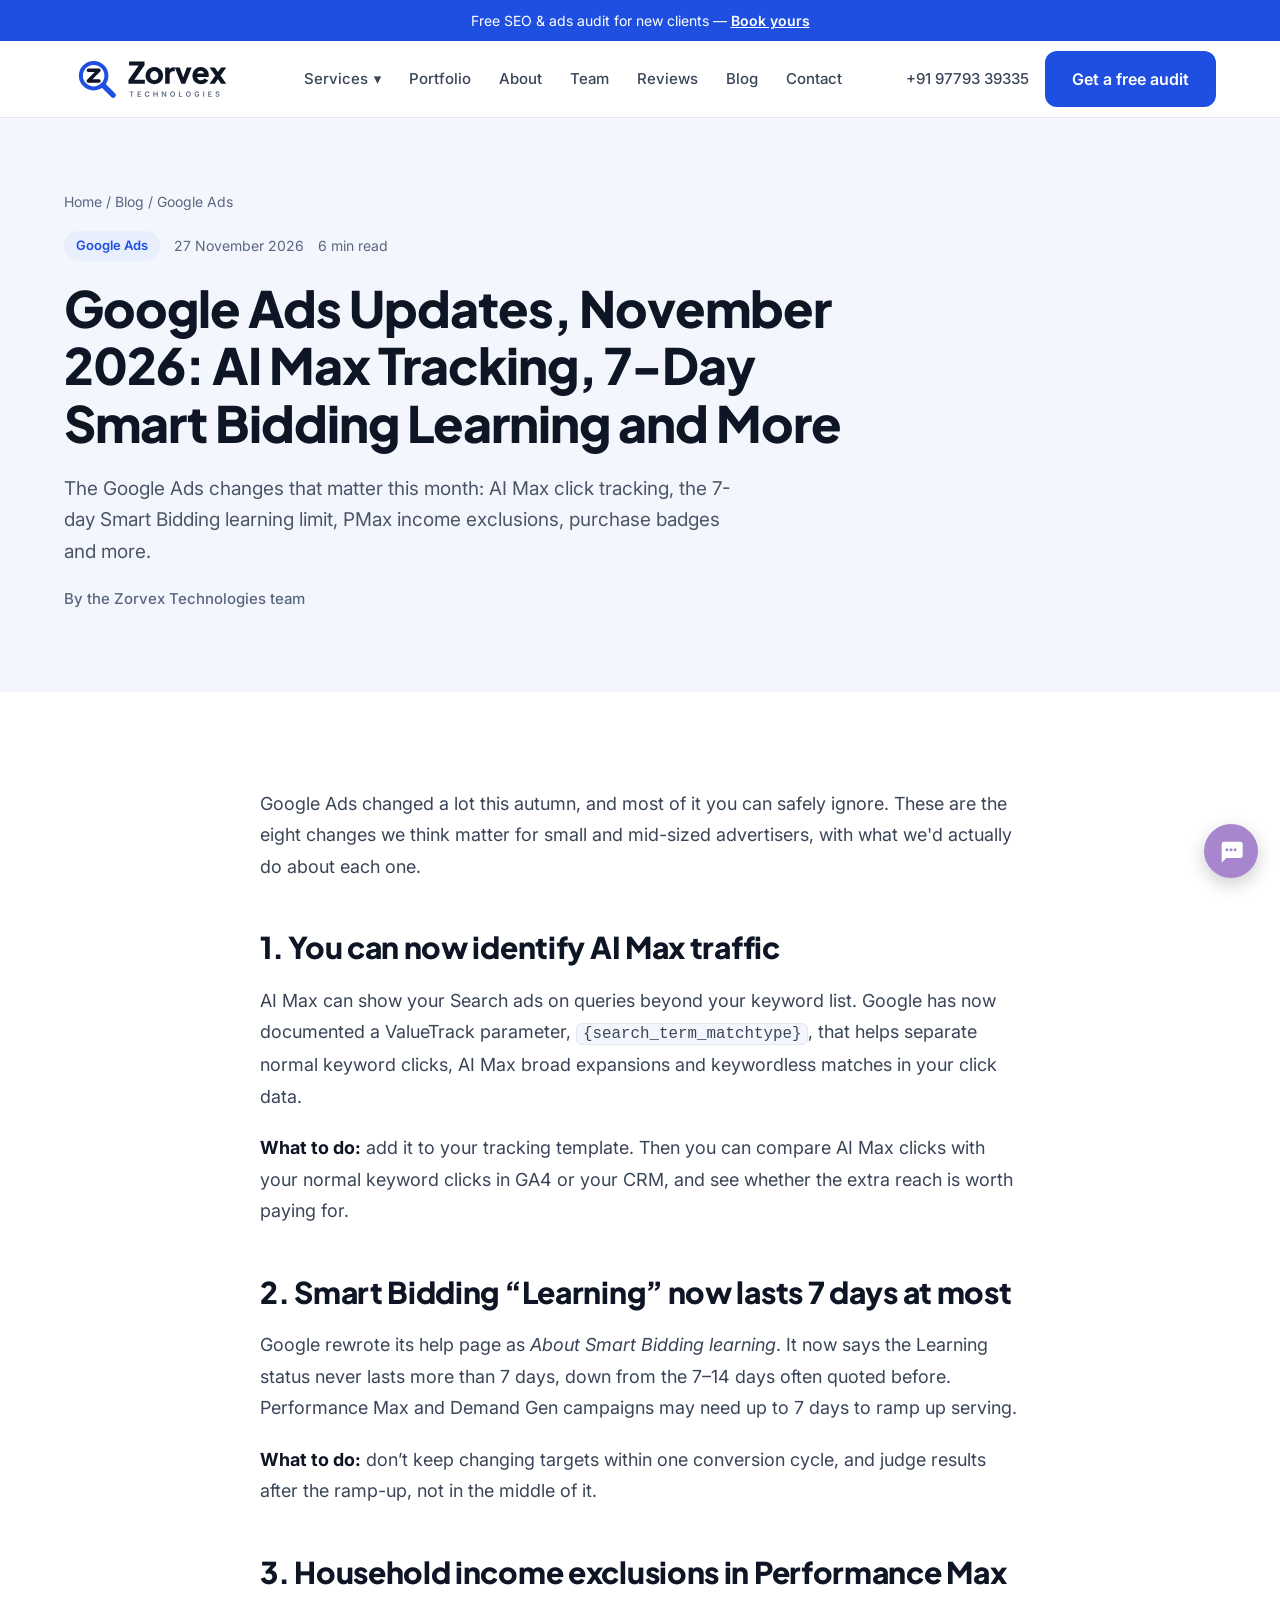
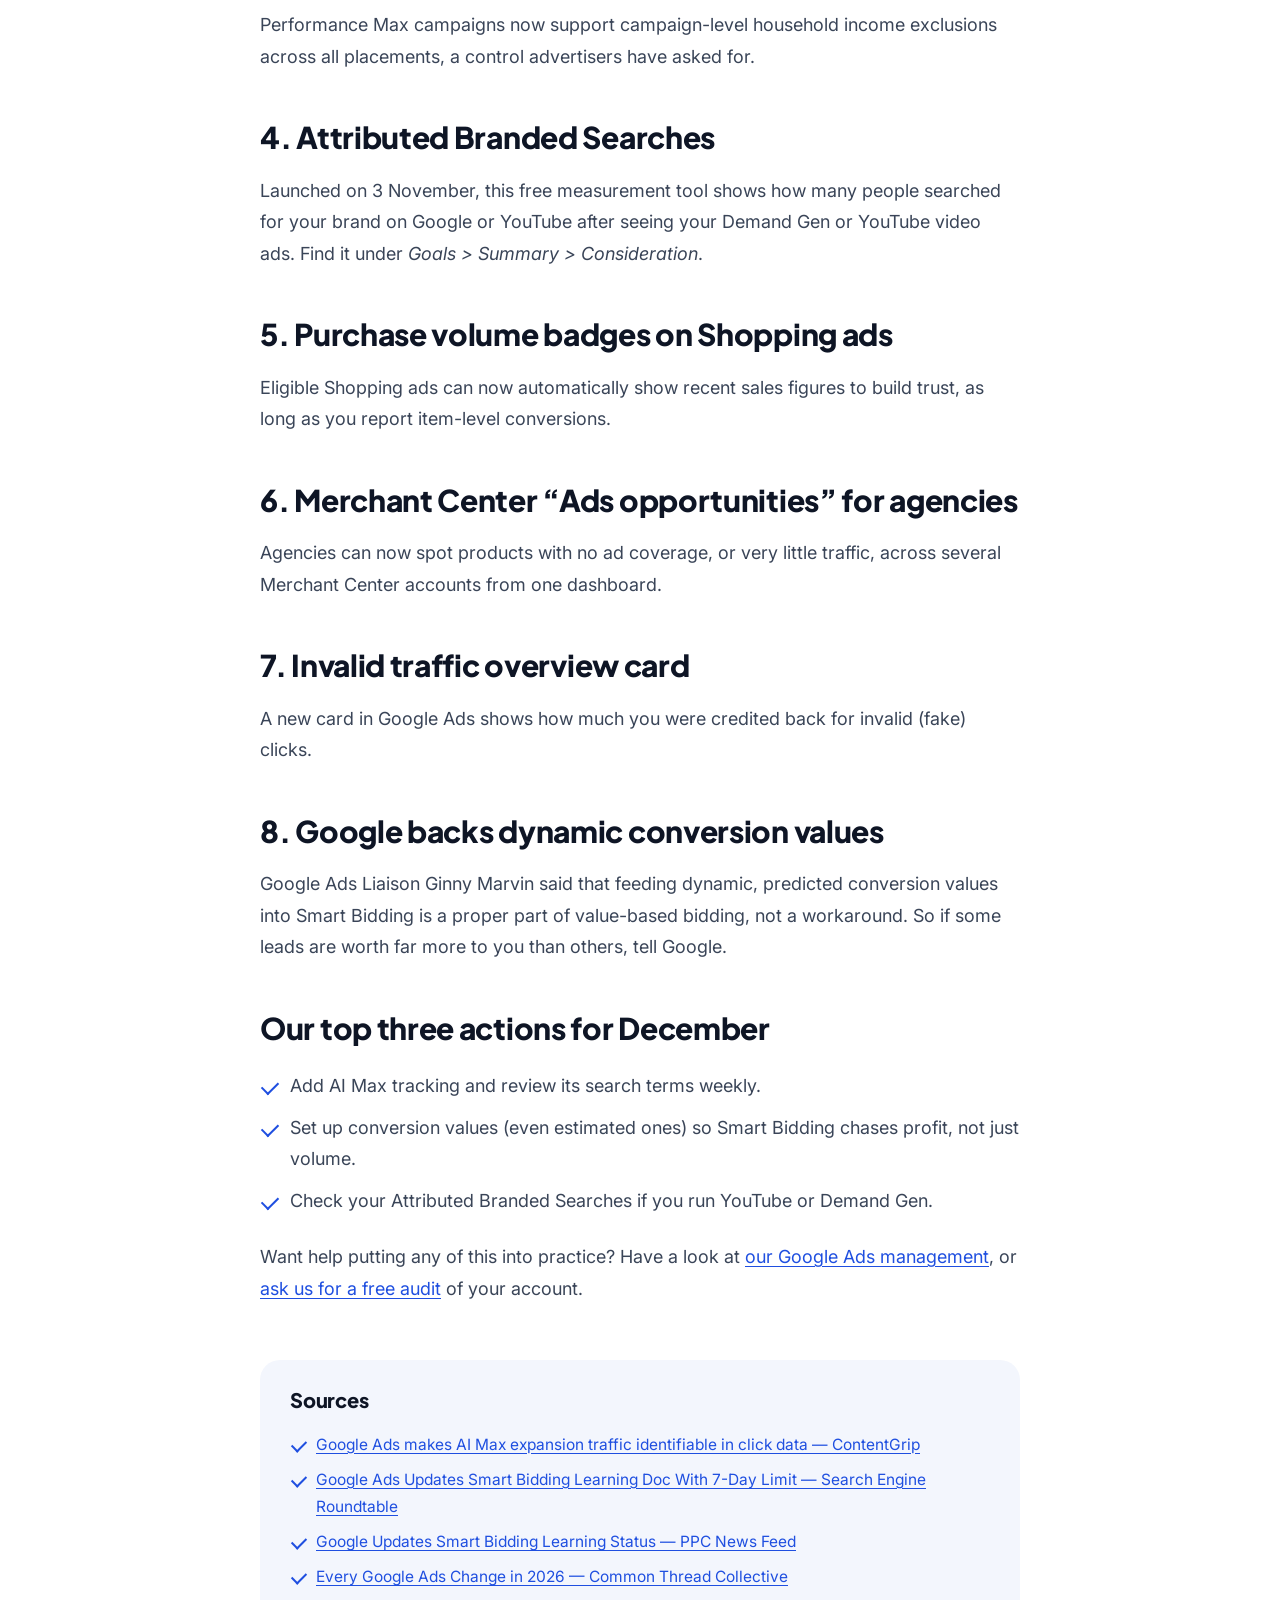
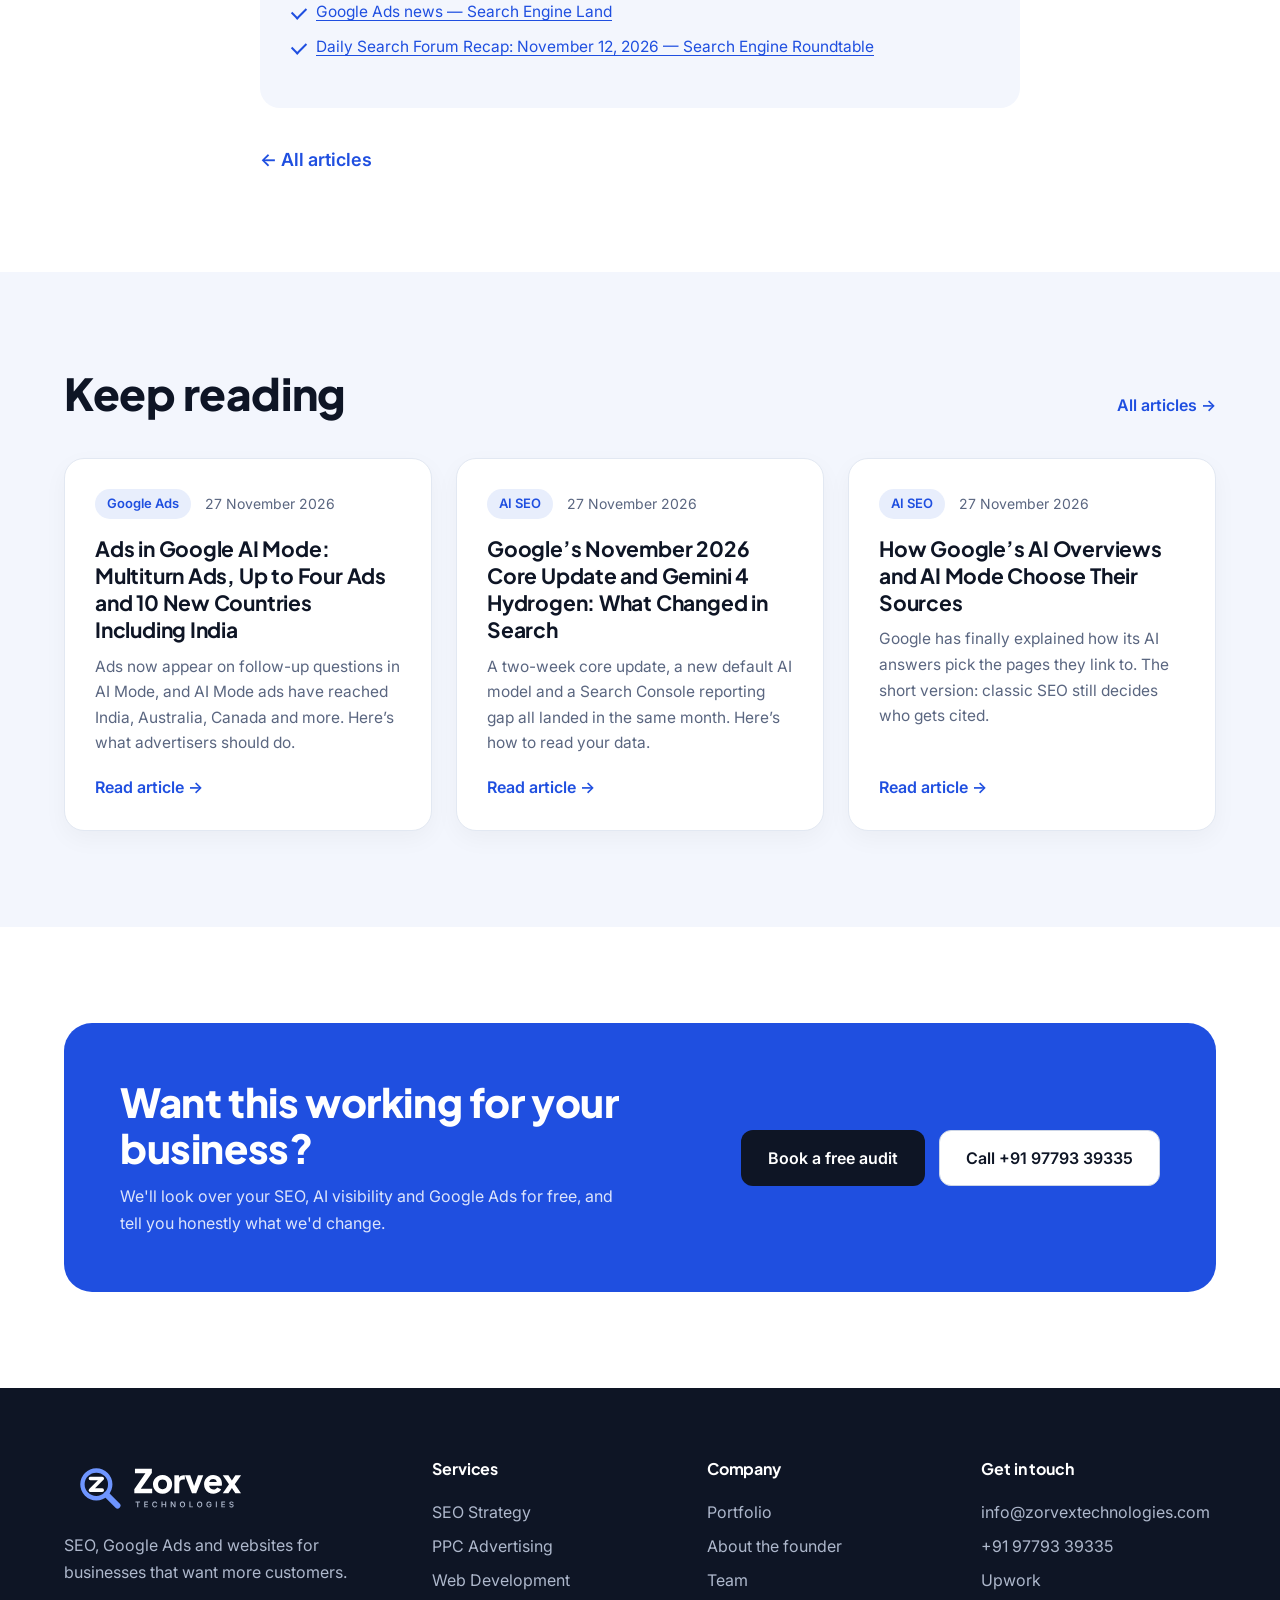
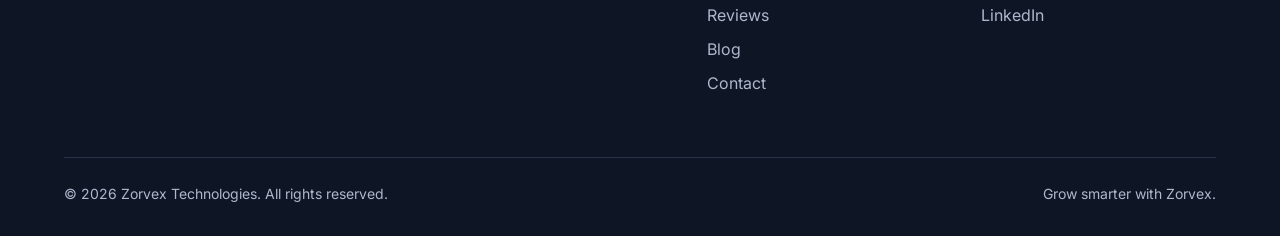
<file: blog/google-ads-updates-november-2026.html>
<!doctype html>
<html lang="en">
<head>
<meta charset="utf-8">
<meta name="viewport" content="width=device-width, initial-scale=1">
<!-- Google Tag Manager -->
<script>(function(w,d,s,l,i){w[l]=w[l]||[];w[l].push({'gtm.start':
new Date().getTime(),event:'gtm.js'});var f=d.getElementsByTagName(s)[0],
j=d.createElement(s),dl=l!='dataLayer'?'&l='+l:'';j.async=true;j.src=
'https://www.googletagmanager.com/gtm.js?id='+i+dl;f.parentNode.insertBefore(j,f);
})(window,document,'script','dataLayer','GTM-MH3J6WDZ');</script>
<!-- End Google Tag Manager -->
<title>Google Ads Updates November 2026 | Zorvex Technologies</title>
<meta name="description" content="The Google Ads changes that matter this month: AI Max click tracking, the 7-day Smart Bidding learning limit, PMax income exclusions, purchase badges and more.">
<meta name="robots" content="index, follow">
<link rel="canonical" href="https://zorvextechnologies.com/blog/google-ads-updates-november-2026">
<meta name="theme-color" content="#1F4FE0">
<meta property="og:type" content="article">
<meta property="og:site_name" content="Zorvex Technologies">
<meta property="og:title" content="Google Ads Updates November 2026 | Zorvex Technologies">
<meta property="og:description" content="The Google Ads changes that matter this month: AI Max click tracking, the 7-day Smart Bidding learning limit, PMax income exclusions, purchase badges and more.">
<meta property="og:url" content="https://zorvextechnologies.com/blog/google-ads-updates-november-2026">
<meta property="og:image" content="https://zorvextechnologies.com/assets/og-image.jpg">
<meta property="og:image:width" content="1200">
<meta property="og:image:height" content="630">
<meta property="og:locale" content="en_US">
<meta name="twitter:card" content="summary_large_image">
<meta name="twitter:title" content="Google Ads Updates November 2026 | Zorvex Technologies">
<meta name="twitter:description" content="The Google Ads changes that matter this month: AI Max click tracking, the 7-day Smart Bidding learning limit, PMax income exclusions, purchase badges and more.">
<meta name="twitter:image" content="https://zorvextechnologies.com/assets/og-image.jpg">
<script type="application/ld+json">{"@context": "https://schema.org", "@graph": [{"@type": "ProfessionalService", "@id": "https://zorvextechnologies.com/#organization", "name": "Zorvex Technologies", "url": "https://zorvextechnologies.com/", "logo": "https://zorvextechnologies.com/assets/zorvex-icon-512.png", "image": "https://zorvextechnologies.com/assets/og-image.jpg", "description": "Digital marketing agency offering SEO, Google Ads, Meta Ads, analytics tracking and web development for businesses in the US, Australia, the UK and India.", "email": "info@zorvextechnologies.com", "telephone": "+91-97793-39335", "address": {"@type": "PostalAddress", "addressLocality": "Shimla", "addressRegion": "Himachal Pradesh", "addressCountry": "IN"}, "areaServed": ["United States", "Australia", "United Kingdom", "India"], "founder": {"@type": "Person", "@id": "https://anilsharma.co/#anil", "name": "Anil Sharma", "url": "https://anilsharma.co/", "sameAs": ["https://anilsharma.co/", "https://www.upwork.com/freelancers/anils177", "https://www.linkedin.com/in/seo-expert-in-himachal-pradesh/"], "jobTitle": "Founder"}, "knowsAbout": ["Search Engine Optimization", "Local SEO", "Google Ads", "Meta Ads", "Google Analytics 4", "Google Tag Manager", "Web Development"], "sameAs": ["https://www.upwork.com/freelancers/anils177"]}, {"@type": "BlogPosting", "headline": "Google Ads Updates, November 2026: AI Max Tracking, 7-Day Smart Bidding Learning and More", "description": "The Google Ads changes that matter this month: AI Max click tracking, the 7-day Smart Bidding learning limit, PMax income exclusions, purchase badges and more.", "url": "https://zorvextechnologies.com/blog/google-ads-updates-november-2026", "mainEntityOfPage": "https://zorvextechnologies.com/blog/google-ads-updates-november-2026", "datePublished": "2026-11-27", "dateModified": "2026-11-27", "image": "https://zorvextechnologies.com/assets/og-image.jpg", "author": {"@type": "Organization", "name": "Zorvex Technologies", "url": "https://zorvextechnologies.com/"}, "publisher": {"@id": "https://zorvextechnologies.com/#organization"}, "articleSection": "Google Ads"}, {"@type": "BreadcrumbList", "itemListElement": [{"@type": "ListItem", "position": 1, "name": "Home", "item": "https://zorvextechnologies.com/"}, {"@type": "ListItem", "position": 2, "name": "Blog", "item": "https://zorvextechnologies.com/blog/"}, {"@type": "ListItem", "position": 3, "name": "Google Ads Updates, November 2026: AI Max Tracking, 7-Day Smart Bidding Learning and More", "item": "https://zorvextechnologies.com/blog/google-ads-updates-november-2026"}]}]}</script>
<link rel="preconnect" href="https://fonts.googleapis.com">
<link rel="preconnect" href="https://fonts.gstatic.com" crossorigin>
<link href="https://fonts.googleapis.com/css2?family=Plus+Jakarta+Sans:wght@600;700;800&family=Inter:wght@400;500;600&display=swap" rel="stylesheet">
<link rel="stylesheet" href="/assets/style.css?v=9">
<link rel="stylesheet" href="/assets/blog.css?v=1">
<link rel="icon" href="/assets/favicon.svg" type="image/svg+xml">
<link rel="icon" href="/assets/favicon-32.png" sizes="32x32" type="image/png">
<link rel="apple-touch-icon" href="/assets/apple-touch-icon.png">
</head>
<body>
<!-- Google Tag Manager (noscript) -->
<noscript><iframe src="https://www.googletagmanager.com/ns.html?id=GTM-MH3J6WDZ" height="0" width="0" style="display:none;visibility:hidden"></iframe></noscript>
<!-- End Google Tag Manager (noscript) -->
<div class="topbar">Free SEO &amp; ads audit for new clients — <a href="/#contact">Book yours</a></div>
<header class="site-header">
  <div class="container header-inner">
    <a class="logo" href="/"><img src="/assets/zorvex-logo-horizontal.svg" alt="Zorvex Technologies" width="176" height="44"></a>
    <nav class="nav" aria-label="Main">
      <div class="nav-dropdown">
        <button type="button" aria-haspopup="true">Services <span aria-hidden="true">▾</span></button>
        <div class="dropdown-menu">
          <a href="/seo-services">SEO Strategy</a>
          <a href="/ppc-advertising">PPC Advertising</a>
          <a href="/web-development">Web Development</a>
        </div>
      </div>
      <a href="/#portfolio">Portfolio</a>
      <a href="/#about">About</a>
      <a href="/#team">Team</a>
      <a href="/#reviews">Reviews</a>
      <a href="/blog/">Blog</a>
      <a href="/#contact">Contact</a>
    </nav>
    <div class="header-cta">
      <a class="header-phone" href="tel:+919779339335">+91 97793 39335</a>
      <a class="btn btn-primary" href="/#contact">Get a free audit</a>
      <button class="menu-toggle" type="button" aria-label="Open menu" aria-expanded="false">
        <svg width="22" height="22" viewBox="0 0 24 24" fill="none" stroke="#0E1525" stroke-width="2" stroke-linecap="round" aria-hidden="true"><path d="M4 7h16M4 12h16M4 17h16"/></svg>
      </button>
    </div>
  </div>
</header>
<main>
<section class="page-hero post-hero">
  <div class="container">
    <p class="breadcrumb"><a href="/">Home</a> / <a href="/blog/">Blog</a> / Google Ads</p>
    <div class="post-meta"><span class="post-tag">Google Ads</span><time datetime="2026-11-27">27 November 2026</time><span>6 min read</span></div>
    <h1>Google Ads Updates, November 2026: AI Max Tracking, 7-Day Smart Bidding Learning and More</h1>
    <p class="hero-lead">The Google Ads changes that matter this month: AI Max click tracking, the 7-day Smart Bidding learning limit, PMax income exclusions, purchase badges and more.</p>
    <p class="byline">By the Zorvex Technologies team</p>
  </div>
</section>
<section class="section">
  <div class="container">
    <article class="prose">
<p>Google Ads changed a lot this autumn, and most of it you can safely ignore. These are the eight changes we think matter for small and mid-sized advertisers, with what we'd actually do about each one.</p>

<h2>1. You can now identify AI Max traffic</h2>
<p>AI Max can show your Search ads on queries beyond your keyword list. Google has now documented a ValueTrack parameter, <code>{search_term_matchtype}</code>, that helps separate normal keyword clicks, AI Max broad expansions and keywordless matches in your click data.</p>
<p><strong>What to do:</strong> add it to your tracking template. Then you can compare AI Max clicks with your normal keyword clicks in GA4 or your CRM, and see whether the extra reach is worth paying for.</p>

<h2>2. Smart Bidding “Learning” now lasts 7 days at most</h2>
<p>Google rewrote its help page as <em>About Smart Bidding learning</em>. It now says the Learning status never lasts more than 7 days, down from the 7–14 days often quoted before. Performance Max and Demand Gen campaigns may need up to 7 days to ramp up serving.</p>
<p><strong>What to do:</strong> don’t keep changing targets within one conversion cycle, and judge results after the ramp-up, not in the middle of it.</p>

<h2>3. Household income exclusions in Performance Max</h2>
<p>Performance Max campaigns now support campaign-level household income exclusions across all placements, a control advertisers have asked for.</p>

<h2>4. Attributed Branded Searches</h2>
<p>Launched on 3 November, this free measurement tool shows how many people searched for your brand on Google or YouTube after seeing your Demand Gen or YouTube video ads. Find it under <em>Goals &gt; Summary &gt; Consideration</em>.</p>

<h2>5. Purchase volume badges on Shopping ads</h2>
<p>Eligible Shopping ads can now automatically show recent sales figures to build trust, as long as you report item-level conversions.</p>

<h2>6. Merchant Center “Ads opportunities” for agencies</h2>
<p>Agencies can now spot products with no ad coverage, or very little traffic, across several Merchant Center accounts from one dashboard.</p>

<h2>7. Invalid traffic overview card</h2>
<p>A new card in Google Ads shows how much you were credited back for invalid (fake) clicks.</p>

<h2>8. Google backs dynamic conversion values</h2>
<p>Google Ads Liaison Ginny Marvin said that feeding dynamic, predicted conversion values into Smart Bidding is a proper part of value-based bidding, not a workaround. So if some leads are worth far more to you than others, tell Google.</p>

<h2>Our top three actions for December</h2>
<ul>
<li>Add AI Max tracking and review its search terms weekly.</li>
<li>Set up conversion values (even estimated ones) so Smart Bidding chases profit, not just volume.</li>
<li>Check your Attributed Branded Searches if you run YouTube or Demand Gen.</li>
</ul>
<p>Want help putting any of this into practice? Have a look at <a href="/ppc-advertising">our Google Ads management</a>, or <a href="/#contact">ask us for a free audit</a> of your account.</p>
      <div class="post-sources"><h2>Sources</h2><ul><li><a href="https://www.contentgrip.com/google-ai-max-click-tracking/" target="_blank" rel="noopener">Google Ads makes AI Max expansion traffic identifiable in click data — ContentGrip</a></li><li><a href="https://www.seroundtable.com/google-ads-updates-smart-bidding-doc-42345.html" target="_blank" rel="noopener">Google Ads Updates Smart Bidding Learning Doc With 7-Day Limit — Search Engine Roundtable</a></li><li><a href="https://ppcnewsfeed.com/?p=30072" target="_blank" rel="noopener">Google Updates Smart Bidding Learning Status — PPC News Feed</a></li><li><a href="https://commonthreadco.com/blogs/coachs-corner/google-ads-changes-2026" target="_blank" rel="noopener">Every Google Ads Change in 2026 — Common Thread Collective</a></li><li><a href="https://searchengineland.com/library/platforms/google/google-ads" target="_blank" rel="noopener">Google Ads news — Search Engine Land</a></li><li><a href="https://www.seroundtable.com/recap-11-12-2026-42521.html" target="_blank" rel="noopener">Daily Search Forum Recap: November 12, 2026 — Search Engine Roundtable</a></li></ul></div>
      <p class="post-back"><a href="/blog/">← All articles</a></p>
    </article>
  </div>
</section>
<section class="section section-soft">
  <div class="container">
    <div class="row-head"><h2>Keep reading</h2><a class="card-link" href="/blog/">All articles →</a></div>
    <div class="post-grid"><article class="card post-card"><div class="post-meta"><span class="post-tag">Google Ads</span><time datetime="2026-11-27">27 November 2026</time></div><h3><a href="/blog/google-ai-mode-ads-multiturn-ads-india">Ads in Google AI Mode: Multiturn Ads, Up to Four Ads and 10 New Countries Including India</a></h3><p>Ads now appear on follow-up questions in AI Mode, and AI Mode ads have reached India, Australia, Canada and more. Here’s what advertisers should do.</p><a class="card-link" href="/blog/google-ai-mode-ads-multiturn-ads-india" aria-label="Read: Ads in Google AI Mode: Multiturn Ads, Up to Four Ads and 10 New Countries Including India">Read article →</a></article><article class="card post-card"><div class="post-meta"><span class="post-tag">AI SEO</span><time datetime="2026-11-27">27 November 2026</time></div><h3><a href="/blog/google-november-2026-core-update-gemini-4-hydrogen">Google’s November 2026 Core Update and Gemini 4 Hydrogen: What Changed in Search</a></h3><p>A two-week core update, a new default AI model and a Search Console reporting gap all landed in the same month. Here’s how to read your data.</p><a class="card-link" href="/blog/google-november-2026-core-update-gemini-4-hydrogen" aria-label="Read: Google’s November 2026 Core Update and Gemini 4 Hydrogen: What Changed in Search">Read article →</a></article><article class="card post-card"><div class="post-meta"><span class="post-tag">AI SEO</span><time datetime="2026-11-27">27 November 2026</time></div><h3><a href="/blog/how-google-ai-overviews-ai-mode-choose-sources">How Google’s AI Overviews and AI Mode Choose Their Sources</a></h3><p>Google has finally explained how its AI answers pick the pages they link to. The short version: classic SEO still decides who gets cited.</p><a class="card-link" href="/blog/how-google-ai-overviews-ai-mode-choose-sources" aria-label="Read: How Google’s AI Overviews and AI Mode Choose Their Sources">Read article →</a></article></div>
  </div>
</section>
<div style="height:96px"></div>

<section class="section" style="padding-top:0">
  <div class="container">
    <div class="cta-box">
      <div><h2>Want this working for your business?</h2><p>We'll look over your SEO, AI visibility and Google Ads for free, and tell you honestly what we'd change.</p></div>
      <div style="display:flex;flex-wrap:wrap;gap:14px;justify-content:flex-end">
        <a class="btn btn-dark" href="/#contact">Book a free audit</a>
        <a class="btn btn-outline" href="tel:+919779339335">Call +91 97793 39335</a>
      </div>
    </div>
  </div>
</section>
</main>
<footer class="site-footer">
  <div class="container">
    <div class="footer-grid">
      <div>
        <a class="logo" href="/"><img src="/assets/zorvex-logo-horizontal-white.svg" alt="Zorvex Technologies" width="192" height="48"></a>
        <p style="margin-top:16px;max-width:320px">SEO, Google Ads and websites for businesses that want more customers.</p>
      </div>
      <div>
        <h4>Services</h4>
        <a href="/seo-services">SEO Strategy</a>
        <a href="/ppc-advertising">PPC Advertising</a>
        <a href="/web-development">Web Development</a>
      </div>
      <div>
        <h4>Company</h4>
        <a href="/#portfolio">Portfolio</a>
        <a href="/#about">About the founder</a>
        <a href="/#team">Team</a>
        <a href="/#reviews">Reviews</a>
        <a href="/blog/">Blog</a>
        <a href="/#contact">Contact</a>
      </div>
      <div>
        <h4>Get in touch</h4>
        <a href="mailto:info@zorvextechnologies.com">info@zorvextechnologies.com</a>
        <a href="tel:+919779339335">+91 97793 39335</a>
        <a href="https://www.upwork.com/freelancers/anils177" target="_blank" rel="noopener">Upwork</a>
        <a href="https://www.linkedin.com/in/seo-expert-in-himachal-pradesh/" target="_blank" rel="noopener">LinkedIn</a>
      </div>
    </div>
    <div class="footer-bottom">
      <span>© <span id="year">2026</span> Zorvex Technologies. All rights reserved.</span>
      <span>Grow smarter with Zorvex.</span>
    </div>
  </div>
</footer>
<div class="chat-widget" id="chat-widget">
  <div class="chat-options" id="chat-options" hidden>
    <a class="chat-btn chat-wa" href="https://wa.me/919779339335?text=Hi%20Zorvex%2C%20I%27d%20like%20to%20discuss%20my%20project." target="_blank" rel="noopener" aria-label="Chat on WhatsApp"><span class="chat-tip">WhatsApp</span><svg viewBox="0 0 24 24" aria-hidden="true"><path fill="#fff" d="M12 2a10 10 0 00-8.6 15.1L2 22l5-1.3A10 10 0 1012 2zm0 18.2a8.2 8.2 0 01-4.2-1.2l-.3-.2-3 .8.8-2.9-.2-.3A8.2 8.2 0 1112 20.2zm4.5-6.1c-.2-.1-1.5-.7-1.7-.8s-.4-.1-.6.1-.7.8-.8 1-.3.2-.5.1a6.7 6.7 0 01-3.3-2.9c-.2-.4.2-.4.7-1.3.1-.2 0-.3 0-.4l-.8-1.8c-.2-.5-.4-.4-.6-.4h-.5a1 1 0 00-.7.3 2.9 2.9 0 00-.9 2.2 5.1 5.1 0 001 2.7 11.6 11.6 0 004.5 4c1.7.7 2.3.8 3.2.6a2.7 2.7 0 001.8-1.2 2.2 2.2 0 00.1-1.2c0-.1-.2-.2-.4-.3z"/></svg></a>
    <a class="chat-btn chat-phone" href="tel:+919779339335" aria-label="Call +91 97793 39335"><span class="chat-tip">Call us</span><svg viewBox="0 0 24 24" aria-hidden="true"><path fill="#fff" d="M6.6 10.8a15.1 15.1 0 006.6 6.6l2.2-2.2a1 1 0 011-.2 11.4 11.4 0 003.6.6 1 1 0 011 1V20a1 1 0 01-1 1A17 17 0 013 4a1 1 0 011-1h3.5a1 1 0 011 1 11.4 11.4 0 00.6 3.6 1 1 0 01-.3 1z"/></svg></a>
    <a class="chat-btn chat-mail" href="mailto:info@zorvextechnologies.com" aria-label="Email info@zorvextechnologies.com"><span class="chat-tip">Email</span><svg viewBox="0 0 24 24" fill="none" stroke="#fff" stroke-width="2" stroke-linejoin="round" aria-hidden="true"><rect x="3" y="5" width="18" height="14" rx="2"/><path d="M3 7l9 6 9-6"/></svg></a>
    <a class="chat-btn chat-slack" href="https://uniq-web-infotech.slack.com" target="_blank" rel="noopener" aria-label="Message us on Slack"><span class="chat-tip">Slack</span><svg viewBox="0 0 24 24" aria-hidden="true"><rect x="9.5" y="2" width="3" height="9" rx="1.5" fill="#36C5F0"/><rect x="2" y="11.5" width="9" height="3" rx="1.5" fill="#E01E5A"/><rect x="11.5" y="13" width="3" height="9" rx="1.5" fill="#ECB22E"/><rect x="13" y="9.5" width="9" height="3" rx="1.5" fill="#2EB67D"/></svg></a>
  </div>
  <button class="chat-toggle" id="chat-toggle" type="button" aria-expanded="false" aria-controls="chat-options" aria-label="Open chat options">
    <svg class="ic-open" viewBox="0 0 24 24" aria-hidden="true"><path fill="#fff" d="M4 4h16a2 2 0 012 2v10a2 2 0 01-2 2H8l-4 4V6a2 2 0 012-2z"/><circle cx="8.5" cy="11" r="1.3" fill="#A886CD"/><circle cx="12" cy="11" r="1.3" fill="#A886CD"/><circle cx="15.5" cy="11" r="1.3" fill="#A886CD"/></svg>
    <span class="chat-tip chat-tip-toggle">Hide</span><svg class="ic-close" viewBox="0 0 24 24" fill="none" stroke="#fff" stroke-width="2.5" stroke-linecap="round" aria-hidden="true"><path d="M6 6l12 12M18 6L6 18"/></svg>
  </button>
</div>
<script src="/assets/main.js?v=6"></script>
</body>
</html>
</file>
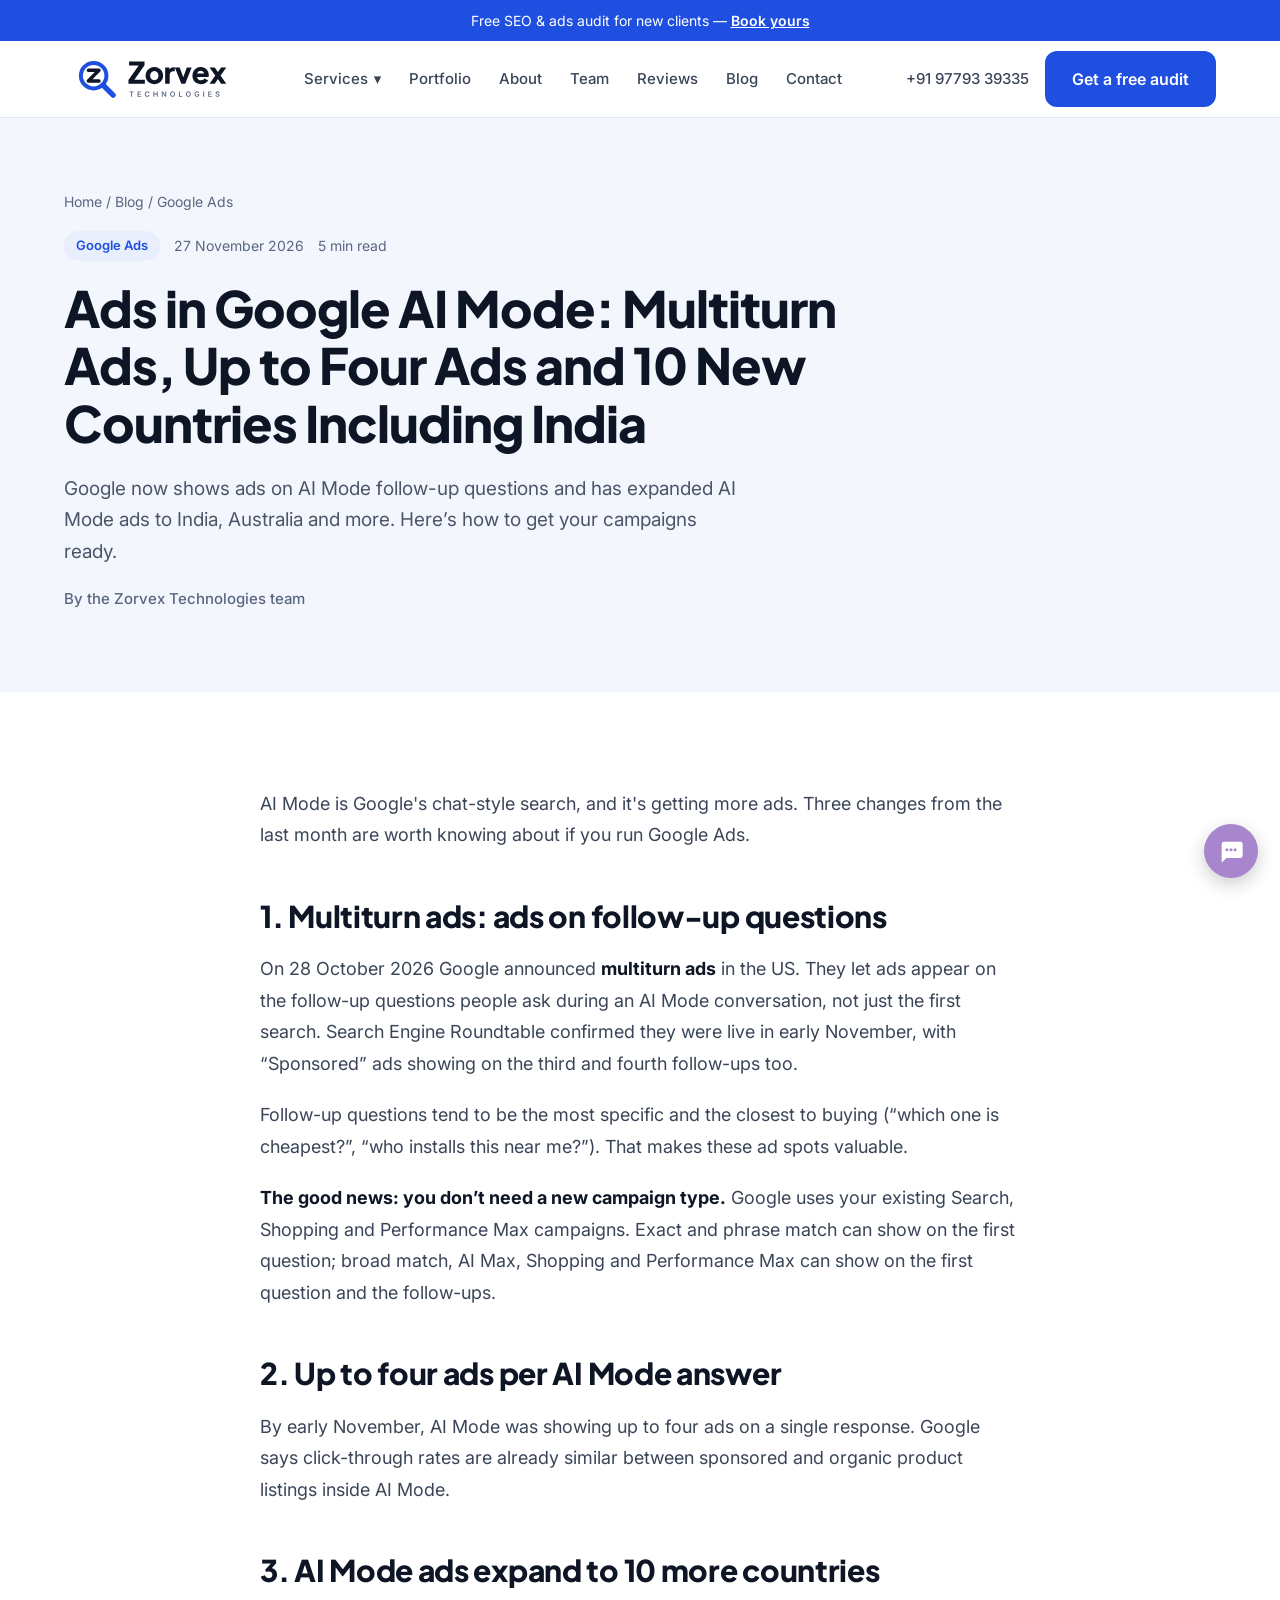
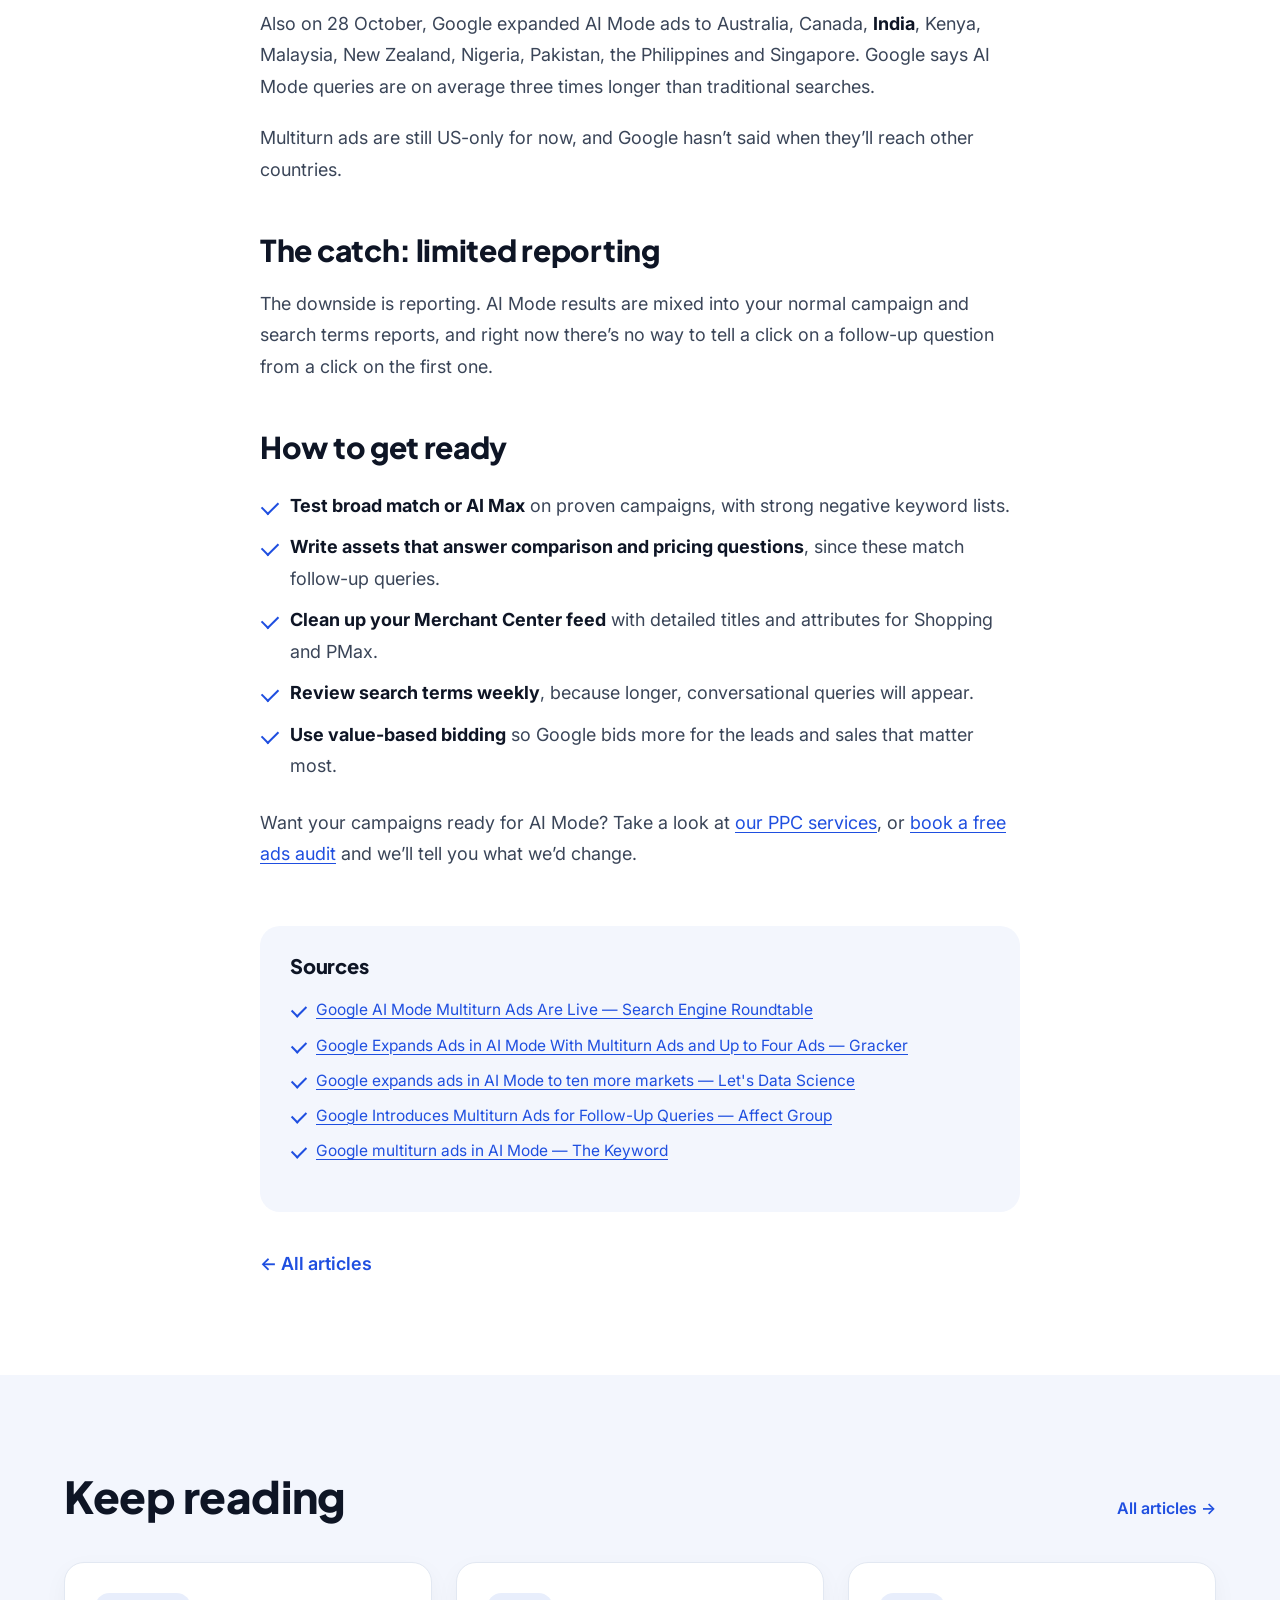
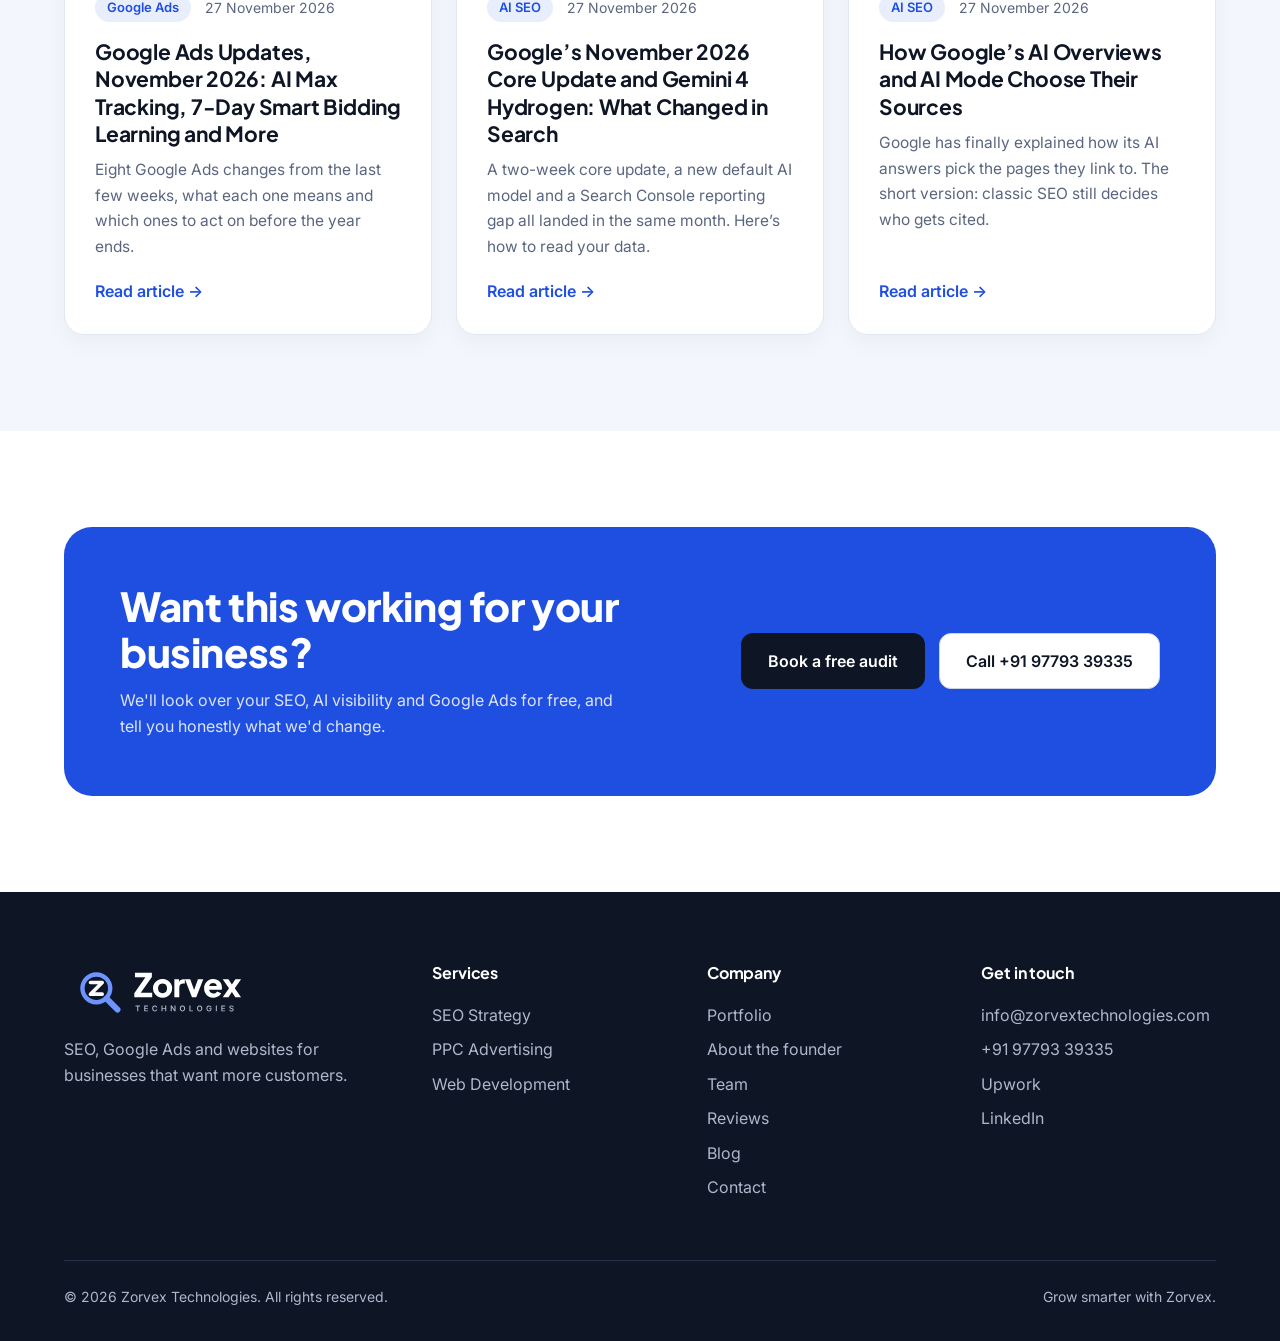
<file: blog/google-ai-mode-ads-multiturn-ads-india.html>
<!doctype html>
<html lang="en">
<head>
<meta charset="utf-8">
<meta name="viewport" content="width=device-width, initial-scale=1">
<!-- Google Tag Manager -->
<script>(function(w,d,s,l,i){w[l]=w[l]||[];w[l].push({'gtm.start':
new Date().getTime(),event:'gtm.js'});var f=d.getElementsByTagName(s)[0],
j=d.createElement(s),dl=l!='dataLayer'?'&l='+l:'';j.async=true;j.src=
'https://www.googletagmanager.com/gtm.js?id='+i+dl;f.parentNode.insertBefore(j,f);
})(window,document,'script','dataLayer','GTM-MH3J6WDZ');</script>
<!-- End Google Tag Manager -->
<title>Google AI Mode Ads: Multiturn Ads &amp; India Launch | Zorvex Technologies</title>
<meta name="description" content="Google now shows ads on AI Mode follow-up questions and has expanded AI Mode ads to India, Australia and more. Here’s how to get your campaigns ready.">
<meta name="robots" content="index, follow">
<link rel="canonical" href="https://zorvextechnologies.com/blog/google-ai-mode-ads-multiturn-ads-india">
<meta name="theme-color" content="#1F4FE0">
<meta property="og:type" content="article">
<meta property="og:site_name" content="Zorvex Technologies">
<meta property="og:title" content="Google AI Mode Ads: Multiturn Ads &amp; India Launch | Zorvex Technologies">
<meta property="og:description" content="Google now shows ads on AI Mode follow-up questions and has expanded AI Mode ads to India, Australia and more. Here’s how to get your campaigns ready.">
<meta property="og:url" content="https://zorvextechnologies.com/blog/google-ai-mode-ads-multiturn-ads-india">
<meta property="og:image" content="https://zorvextechnologies.com/assets/og-image.jpg">
<meta property="og:image:width" content="1200">
<meta property="og:image:height" content="630">
<meta property="og:locale" content="en_US">
<meta name="twitter:card" content="summary_large_image">
<meta name="twitter:title" content="Google AI Mode Ads: Multiturn Ads &amp; India Launch | Zorvex Technologies">
<meta name="twitter:description" content="Google now shows ads on AI Mode follow-up questions and has expanded AI Mode ads to India, Australia and more. Here’s how to get your campaigns ready.">
<meta name="twitter:image" content="https://zorvextechnologies.com/assets/og-image.jpg">
<script type="application/ld+json">{"@context": "https://schema.org", "@graph": [{"@type": "ProfessionalService", "@id": "https://zorvextechnologies.com/#organization", "name": "Zorvex Technologies", "url": "https://zorvextechnologies.com/", "logo": "https://zorvextechnologies.com/assets/zorvex-icon-512.png", "image": "https://zorvextechnologies.com/assets/og-image.jpg", "description": "Digital marketing agency offering SEO, Google Ads, Meta Ads, analytics tracking and web development for businesses in the US, Australia, the UK and India.", "email": "info@zorvextechnologies.com", "telephone": "+91-97793-39335", "address": {"@type": "PostalAddress", "addressLocality": "Shimla", "addressRegion": "Himachal Pradesh", "addressCountry": "IN"}, "areaServed": ["United States", "Australia", "United Kingdom", "India"], "founder": {"@type": "Person", "@id": "https://anilsharma.co/#anil", "name": "Anil Sharma", "url": "https://anilsharma.co/", "sameAs": ["https://anilsharma.co/", "https://www.upwork.com/freelancers/anils177", "https://www.linkedin.com/in/seo-expert-in-himachal-pradesh/"], "jobTitle": "Founder"}, "knowsAbout": ["Search Engine Optimization", "Local SEO", "Google Ads", "Meta Ads", "Google Analytics 4", "Google Tag Manager", "Web Development"], "sameAs": ["https://www.upwork.com/freelancers/anils177"]}, {"@type": "BlogPosting", "headline": "Ads in Google AI Mode: Multiturn Ads, Up to Four Ads and 10 New Countries Including India", "description": "Google now shows ads on AI Mode follow-up questions and has expanded AI Mode ads to India, Australia and more. Here’s how to get your campaigns ready.", "url": "https://zorvextechnologies.com/blog/google-ai-mode-ads-multiturn-ads-india", "mainEntityOfPage": "https://zorvextechnologies.com/blog/google-ai-mode-ads-multiturn-ads-india", "datePublished": "2026-11-27", "dateModified": "2026-11-27", "image": "https://zorvextechnologies.com/assets/og-image.jpg", "author": {"@type": "Organization", "name": "Zorvex Technologies", "url": "https://zorvextechnologies.com/"}, "publisher": {"@id": "https://zorvextechnologies.com/#organization"}, "articleSection": "Google Ads"}, {"@type": "BreadcrumbList", "itemListElement": [{"@type": "ListItem", "position": 1, "name": "Home", "item": "https://zorvextechnologies.com/"}, {"@type": "ListItem", "position": 2, "name": "Blog", "item": "https://zorvextechnologies.com/blog/"}, {"@type": "ListItem", "position": 3, "name": "Ads in Google AI Mode: Multiturn Ads, Up to Four Ads and 10 New Countries Including India", "item": "https://zorvextechnologies.com/blog/google-ai-mode-ads-multiturn-ads-india"}]}]}</script>
<link rel="preconnect" href="https://fonts.googleapis.com">
<link rel="preconnect" href="https://fonts.gstatic.com" crossorigin>
<link href="https://fonts.googleapis.com/css2?family=Plus+Jakarta+Sans:wght@600;700;800&family=Inter:wght@400;500;600&display=swap" rel="stylesheet">
<link rel="stylesheet" href="/assets/style.css?v=9">
<link rel="stylesheet" href="/assets/blog.css?v=1">
<link rel="icon" href="/assets/favicon.svg" type="image/svg+xml">
<link rel="icon" href="/assets/favicon-32.png" sizes="32x32" type="image/png">
<link rel="apple-touch-icon" href="/assets/apple-touch-icon.png">
</head>
<body>
<!-- Google Tag Manager (noscript) -->
<noscript><iframe src="https://www.googletagmanager.com/ns.html?id=GTM-MH3J6WDZ" height="0" width="0" style="display:none;visibility:hidden"></iframe></noscript>
<!-- End Google Tag Manager (noscript) -->
<div class="topbar">Free SEO &amp; ads audit for new clients — <a href="/#contact">Book yours</a></div>
<header class="site-header">
  <div class="container header-inner">
    <a class="logo" href="/"><img src="/assets/zorvex-logo-horizontal.svg" alt="Zorvex Technologies" width="176" height="44"></a>
    <nav class="nav" aria-label="Main">
      <div class="nav-dropdown">
        <button type="button" aria-haspopup="true">Services <span aria-hidden="true">▾</span></button>
        <div class="dropdown-menu">
          <a href="/seo-services">SEO Strategy</a>
          <a href="/ppc-advertising">PPC Advertising</a>
          <a href="/web-development">Web Development</a>
        </div>
      </div>
      <a href="/#portfolio">Portfolio</a>
      <a href="/#about">About</a>
      <a href="/#team">Team</a>
      <a href="/#reviews">Reviews</a>
      <a href="/blog/">Blog</a>
      <a href="/#contact">Contact</a>
    </nav>
    <div class="header-cta">
      <a class="header-phone" href="tel:+919779339335">+91 97793 39335</a>
      <a class="btn btn-primary" href="/#contact">Get a free audit</a>
      <button class="menu-toggle" type="button" aria-label="Open menu" aria-expanded="false">
        <svg width="22" height="22" viewBox="0 0 24 24" fill="none" stroke="#0E1525" stroke-width="2" stroke-linecap="round" aria-hidden="true"><path d="M4 7h16M4 12h16M4 17h16"/></svg>
      </button>
    </div>
  </div>
</header>
<main>
<section class="page-hero post-hero">
  <div class="container">
    <p class="breadcrumb"><a href="/">Home</a> / <a href="/blog/">Blog</a> / Google Ads</p>
    <div class="post-meta"><span class="post-tag">Google Ads</span><time datetime="2026-11-27">27 November 2026</time><span>5 min read</span></div>
    <h1>Ads in Google AI Mode: Multiturn Ads, Up to Four Ads and 10 New Countries Including India</h1>
    <p class="hero-lead">Google now shows ads on AI Mode follow-up questions and has expanded AI Mode ads to India, Australia and more. Here’s how to get your campaigns ready.</p>
    <p class="byline">By the Zorvex Technologies team</p>
  </div>
</section>
<section class="section">
  <div class="container">
    <article class="prose">
<p>AI Mode is Google's chat-style search, and it's getting more ads. Three changes from the last month are worth knowing about if you run Google Ads.</p>

<h2>1. Multiturn ads: ads on follow-up questions</h2>
<p>On 28 October 2026 Google announced <strong>multiturn ads</strong> in the US. They let ads appear on the follow-up questions people ask during an AI Mode conversation, not just the first search. Search Engine Roundtable confirmed they were live in early November, with “Sponsored” ads showing on the third and fourth follow-ups too.</p>
<p>Follow-up questions tend to be the most specific and the closest to buying (“which one is cheapest?”, “who installs this near me?”). That makes these ad spots valuable.</p>
<p><strong>The good news: you don’t need a new campaign type.</strong> Google uses your existing Search, Shopping and Performance Max campaigns. Exact and phrase match can show on the first question; broad match, AI Max, Shopping and Performance Max can show on the first question and the follow-ups.</p>

<h2>2. Up to four ads per AI Mode answer</h2>
<p>By early November, AI Mode was showing up to four ads on a single response. Google says click-through rates are already similar between sponsored and organic product listings inside AI Mode.</p>

<h2>3. AI Mode ads expand to 10 more countries</h2>
<p>Also on 28 October, Google expanded AI Mode ads to Australia, Canada, <strong>India</strong>, Kenya, Malaysia, New Zealand, Nigeria, Pakistan, the Philippines and Singapore. Google says AI Mode queries are on average three times longer than traditional searches.</p>
<p>Multiturn ads are still US-only for now, and Google hasn’t said when they’ll reach other countries.</p>

<h2>The catch: limited reporting</h2>
<p>The downside is reporting. AI Mode results are mixed into your normal campaign and search terms reports, and right now there’s no way to tell a click on a follow-up question from a click on the first one.</p>

<h2>How to get ready</h2>
<ul>
<li><strong>Test broad match or AI Max</strong> on proven campaigns, with strong negative keyword lists.</li>
<li><strong>Write assets that answer comparison and pricing questions</strong>, since these match follow-up queries.</li>
<li><strong>Clean up your Merchant Center feed</strong> with detailed titles and attributes for Shopping and PMax.</li>
<li><strong>Review search terms weekly</strong>, because longer, conversational queries will appear.</li>
<li><strong>Use value-based bidding</strong> so Google bids more for the leads and sales that matter most.</li>
</ul>
<p>Want your campaigns ready for AI Mode? Take a look at <a href="/ppc-advertising">our PPC services</a>, or <a href="/#contact">book a free ads audit</a> and we’ll tell you what we’d change.</p>
      <div class="post-sources"><h2>Sources</h2><ul><li><a href="https://seroundtable.com/google-ai-mode-multiturn-ads-42478.html" target="_blank" rel="noopener">Google AI Mode Multiturn Ads Are Live — Search Engine Roundtable</a></li><li><a href="https://gracker.ai/news/google-expands-ads-in-ai-mode-multiturn-and-four-ads" target="_blank" rel="noopener">Google Expands Ads in AI Mode With Multiturn Ads and Up to Four Ads — Gracker</a></li><li><a href="https://letsdatascience.com/news/google-expands-ads-in-ai-mode-to-ten-more-markets-164c0dc3" target="_blank" rel="noopener">Google expands ads in AI Mode to ten more markets — Let&#x27;s Data Science</a></li><li><a href="https://affectgroup.com/blog/google-introduces-multiturn-ads-for-follow-up-queries-in-ai-mode/" target="_blank" rel="noopener">Google Introduces Multiturn Ads for Follow-Up Queries — Affect Group</a></li><li><a href="https://www.thekeyword.co/news/google-multiturn-ads-ai-mode" target="_blank" rel="noopener">Google multiturn ads in AI Mode — The Keyword</a></li></ul></div>
      <p class="post-back"><a href="/blog/">← All articles</a></p>
    </article>
  </div>
</section>
<section class="section section-soft">
  <div class="container">
    <div class="row-head"><h2>Keep reading</h2><a class="card-link" href="/blog/">All articles →</a></div>
    <div class="post-grid"><article class="card post-card"><div class="post-meta"><span class="post-tag">Google Ads</span><time datetime="2026-11-27">27 November 2026</time></div><h3><a href="/blog/google-ads-updates-november-2026">Google Ads Updates, November 2026: AI Max Tracking, 7-Day Smart Bidding Learning and More</a></h3><p>Eight Google Ads changes from the last few weeks, what each one means and which ones to act on before the year ends.</p><a class="card-link" href="/blog/google-ads-updates-november-2026" aria-label="Read: Google Ads Updates, November 2026: AI Max Tracking, 7-Day Smart Bidding Learning and More">Read article →</a></article><article class="card post-card"><div class="post-meta"><span class="post-tag">AI SEO</span><time datetime="2026-11-27">27 November 2026</time></div><h3><a href="/blog/google-november-2026-core-update-gemini-4-hydrogen">Google’s November 2026 Core Update and Gemini 4 Hydrogen: What Changed in Search</a></h3><p>A two-week core update, a new default AI model and a Search Console reporting gap all landed in the same month. Here’s how to read your data.</p><a class="card-link" href="/blog/google-november-2026-core-update-gemini-4-hydrogen" aria-label="Read: Google’s November 2026 Core Update and Gemini 4 Hydrogen: What Changed in Search">Read article →</a></article><article class="card post-card"><div class="post-meta"><span class="post-tag">AI SEO</span><time datetime="2026-11-27">27 November 2026</time></div><h3><a href="/blog/how-google-ai-overviews-ai-mode-choose-sources">How Google’s AI Overviews and AI Mode Choose Their Sources</a></h3><p>Google has finally explained how its AI answers pick the pages they link to. The short version: classic SEO still decides who gets cited.</p><a class="card-link" href="/blog/how-google-ai-overviews-ai-mode-choose-sources" aria-label="Read: How Google’s AI Overviews and AI Mode Choose Their Sources">Read article →</a></article></div>
  </div>
</section>
<div style="height:96px"></div>

<section class="section" style="padding-top:0">
  <div class="container">
    <div class="cta-box">
      <div><h2>Want this working for your business?</h2><p>We'll look over your SEO, AI visibility and Google Ads for free, and tell you honestly what we'd change.</p></div>
      <div style="display:flex;flex-wrap:wrap;gap:14px;justify-content:flex-end">
        <a class="btn btn-dark" href="/#contact">Book a free audit</a>
        <a class="btn btn-outline" href="tel:+919779339335">Call +91 97793 39335</a>
      </div>
    </div>
  </div>
</section>
</main>
<footer class="site-footer">
  <div class="container">
    <div class="footer-grid">
      <div>
        <a class="logo" href="/"><img src="/assets/zorvex-logo-horizontal-white.svg" alt="Zorvex Technologies" width="192" height="48"></a>
        <p style="margin-top:16px;max-width:320px">SEO, Google Ads and websites for businesses that want more customers.</p>
      </div>
      <div>
        <h4>Services</h4>
        <a href="/seo-services">SEO Strategy</a>
        <a href="/ppc-advertising">PPC Advertising</a>
        <a href="/web-development">Web Development</a>
      </div>
      <div>
        <h4>Company</h4>
        <a href="/#portfolio">Portfolio</a>
        <a href="/#about">About the founder</a>
        <a href="/#team">Team</a>
        <a href="/#reviews">Reviews</a>
        <a href="/blog/">Blog</a>
        <a href="/#contact">Contact</a>
      </div>
      <div>
        <h4>Get in touch</h4>
        <a href="mailto:info@zorvextechnologies.com">info@zorvextechnologies.com</a>
        <a href="tel:+919779339335">+91 97793 39335</a>
        <a href="https://www.upwork.com/freelancers/anils177" target="_blank" rel="noopener">Upwork</a>
        <a href="https://www.linkedin.com/in/seo-expert-in-himachal-pradesh/" target="_blank" rel="noopener">LinkedIn</a>
      </div>
    </div>
    <div class="footer-bottom">
      <span>© <span id="year">2026</span> Zorvex Technologies. All rights reserved.</span>
      <span>Grow smarter with Zorvex.</span>
    </div>
  </div>
</footer>
<div class="chat-widget" id="chat-widget">
  <div class="chat-options" id="chat-options" hidden>
    <a class="chat-btn chat-wa" href="https://wa.me/919779339335?text=Hi%20Zorvex%2C%20I%27d%20like%20to%20discuss%20my%20project." target="_blank" rel="noopener" aria-label="Chat on WhatsApp"><span class="chat-tip">WhatsApp</span><svg viewBox="0 0 24 24" aria-hidden="true"><path fill="#fff" d="M12 2a10 10 0 00-8.6 15.1L2 22l5-1.3A10 10 0 1012 2zm0 18.2a8.2 8.2 0 01-4.2-1.2l-.3-.2-3 .8.8-2.9-.2-.3A8.2 8.2 0 1112 20.2zm4.5-6.1c-.2-.1-1.5-.7-1.7-.8s-.4-.1-.6.1-.7.8-.8 1-.3.2-.5.1a6.7 6.7 0 01-3.3-2.9c-.2-.4.2-.4.7-1.3.1-.2 0-.3 0-.4l-.8-1.8c-.2-.5-.4-.4-.6-.4h-.5a1 1 0 00-.7.3 2.9 2.9 0 00-.9 2.2 5.1 5.1 0 001 2.7 11.6 11.6 0 004.5 4c1.7.7 2.3.8 3.2.6a2.7 2.7 0 001.8-1.2 2.2 2.2 0 00.1-1.2c0-.1-.2-.2-.4-.3z"/></svg></a>
    <a class="chat-btn chat-phone" href="tel:+919779339335" aria-label="Call +91 97793 39335"><span class="chat-tip">Call us</span><svg viewBox="0 0 24 24" aria-hidden="true"><path fill="#fff" d="M6.6 10.8a15.1 15.1 0 006.6 6.6l2.2-2.2a1 1 0 011-.2 11.4 11.4 0 003.6.6 1 1 0 011 1V20a1 1 0 01-1 1A17 17 0 013 4a1 1 0 011-1h3.5a1 1 0 011 1 11.4 11.4 0 00.6 3.6 1 1 0 01-.3 1z"/></svg></a>
    <a class="chat-btn chat-mail" href="mailto:info@zorvextechnologies.com" aria-label="Email info@zorvextechnologies.com"><span class="chat-tip">Email</span><svg viewBox="0 0 24 24" fill="none" stroke="#fff" stroke-width="2" stroke-linejoin="round" aria-hidden="true"><rect x="3" y="5" width="18" height="14" rx="2"/><path d="M3 7l9 6 9-6"/></svg></a>
    <a class="chat-btn chat-slack" href="https://uniq-web-infotech.slack.com" target="_blank" rel="noopener" aria-label="Message us on Slack"><span class="chat-tip">Slack</span><svg viewBox="0 0 24 24" aria-hidden="true"><rect x="9.5" y="2" width="3" height="9" rx="1.5" fill="#36C5F0"/><rect x="2" y="11.5" width="9" height="3" rx="1.5" fill="#E01E5A"/><rect x="11.5" y="13" width="3" height="9" rx="1.5" fill="#ECB22E"/><rect x="13" y="9.5" width="9" height="3" rx="1.5" fill="#2EB67D"/></svg></a>
  </div>
  <button class="chat-toggle" id="chat-toggle" type="button" aria-expanded="false" aria-controls="chat-options" aria-label="Open chat options">
    <svg class="ic-open" viewBox="0 0 24 24" aria-hidden="true"><path fill="#fff" d="M4 4h16a2 2 0 012 2v10a2 2 0 01-2 2H8l-4 4V6a2 2 0 012-2z"/><circle cx="8.5" cy="11" r="1.3" fill="#A886CD"/><circle cx="12" cy="11" r="1.3" fill="#A886CD"/><circle cx="15.5" cy="11" r="1.3" fill="#A886CD"/></svg>
    <span class="chat-tip chat-tip-toggle">Hide</span><svg class="ic-close" viewBox="0 0 24 24" fill="none" stroke="#fff" stroke-width="2.5" stroke-linecap="round" aria-hidden="true"><path d="M6 6l12 12M18 6L6 18"/></svg>
  </button>
</div>
<script src="/assets/main.js?v=6"></script>
</body>
</html>
</file>
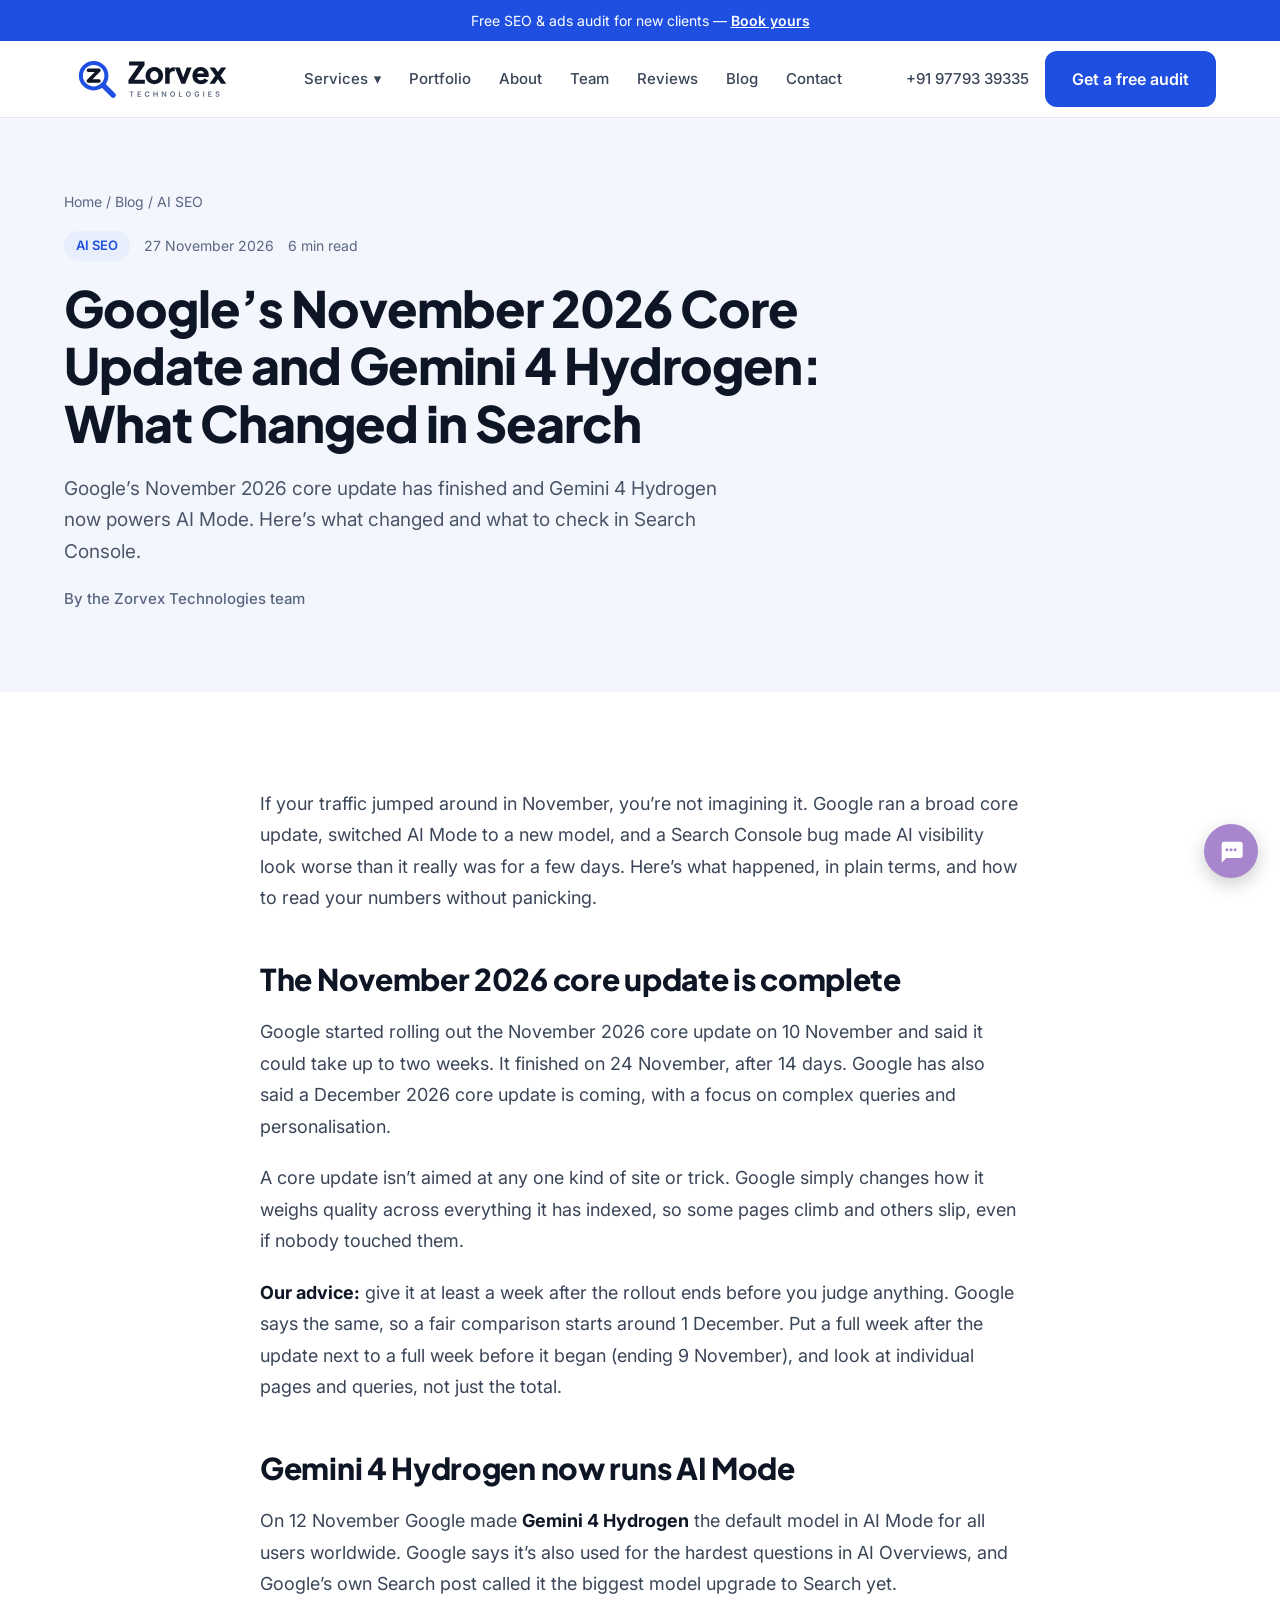
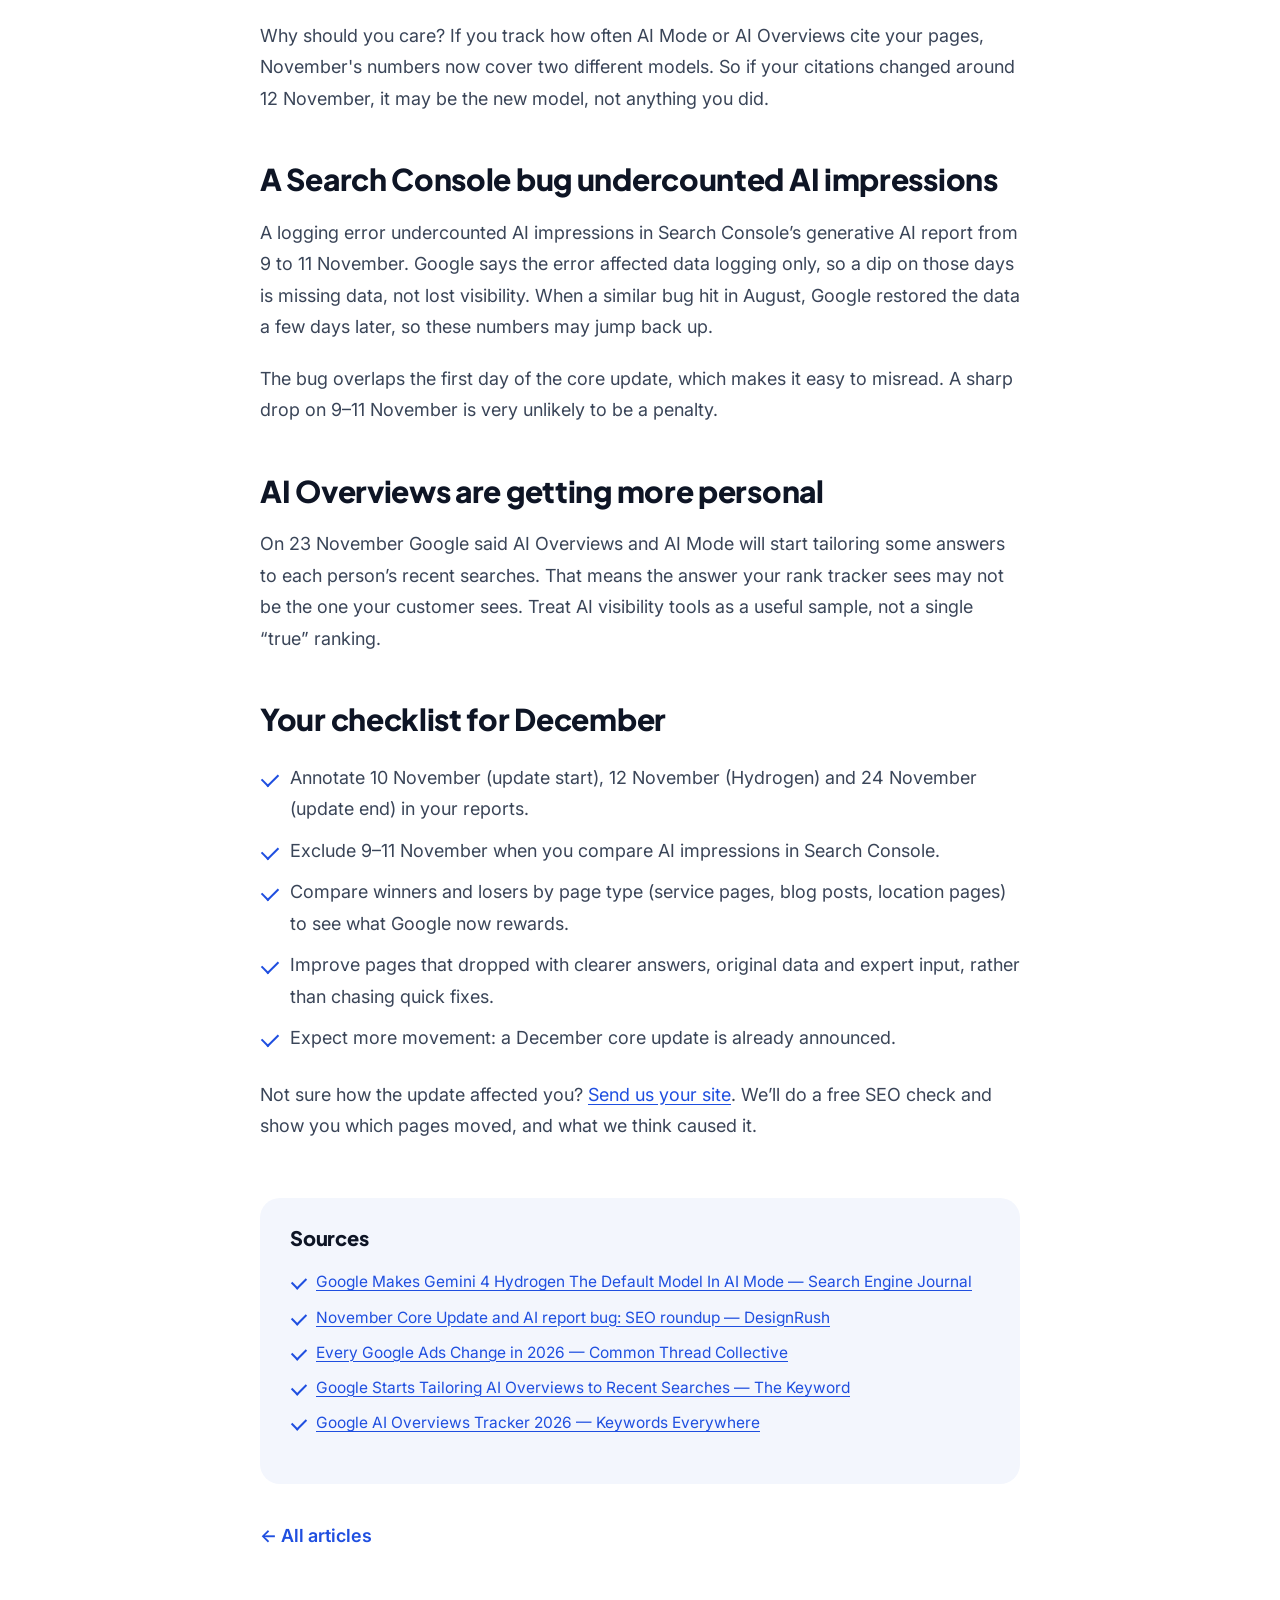
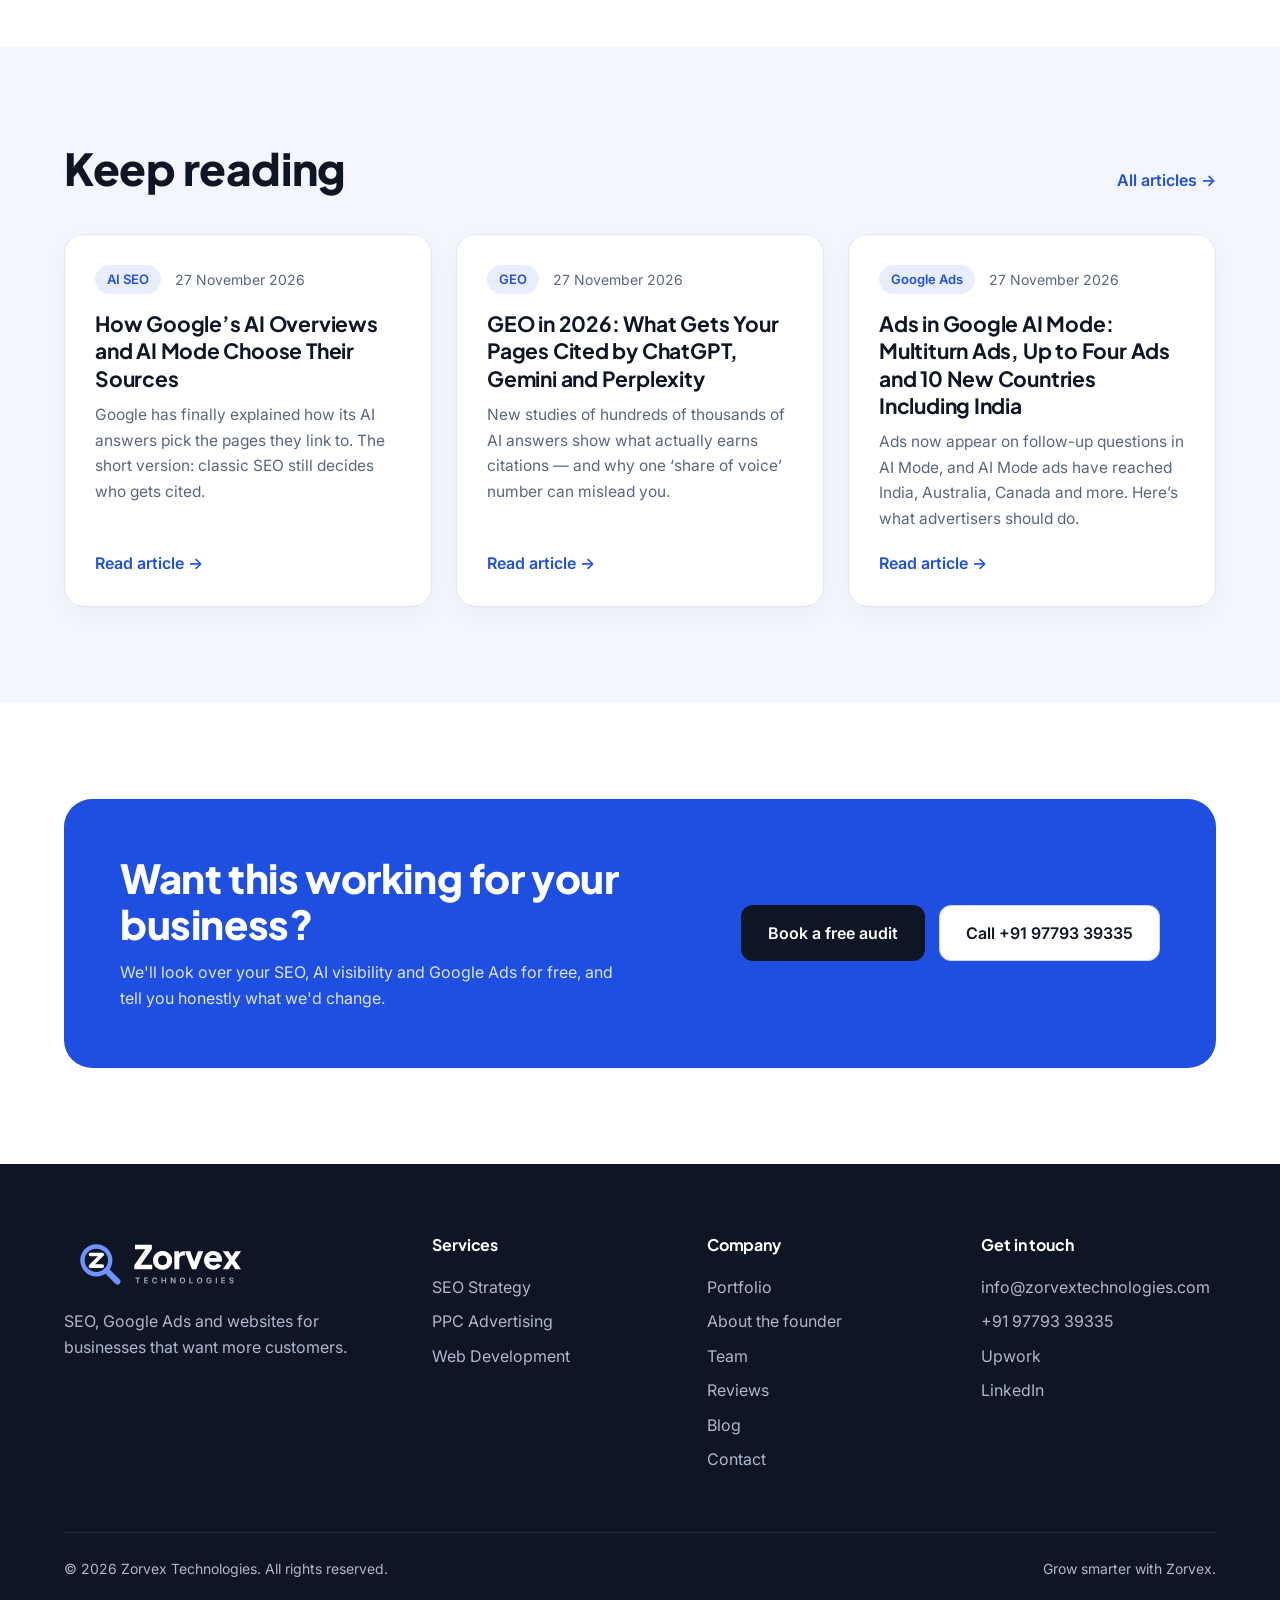
<file: blog/google-november-2026-core-update-gemini-4-hydrogen.html>
<!doctype html>
<html lang="en">
<head>
<meta charset="utf-8">
<meta name="viewport" content="width=device-width, initial-scale=1">
<!-- Google Tag Manager -->
<script>(function(w,d,s,l,i){w[l]=w[l]||[];w[l].push({'gtm.start':
new Date().getTime(),event:'gtm.js'});var f=d.getElementsByTagName(s)[0],
j=d.createElement(s),dl=l!='dataLayer'?'&l='+l:'';j.async=true;j.src=
'https://www.googletagmanager.com/gtm.js?id='+i+dl;f.parentNode.insertBefore(j,f);
})(window,document,'script','dataLayer','GTM-MH3J6WDZ');</script>
<!-- End Google Tag Manager -->
<title>November 2026 Core Update &amp; Gemini 4 Hydrogen Explained | Zorvex Technologies</title>
<meta name="description" content="Google’s November 2026 core update has finished and Gemini 4 Hydrogen now powers AI Mode. Here’s what changed and what to check in Search Console.">
<meta name="robots" content="index, follow">
<link rel="canonical" href="https://zorvextechnologies.com/blog/google-november-2026-core-update-gemini-4-hydrogen">
<meta name="theme-color" content="#1F4FE0">
<meta property="og:type" content="article">
<meta property="og:site_name" content="Zorvex Technologies">
<meta property="og:title" content="November 2026 Core Update &amp; Gemini 4 Hydrogen Explained | Zorvex Technologies">
<meta property="og:description" content="Google’s November 2026 core update has finished and Gemini 4 Hydrogen now powers AI Mode. Here’s what changed and what to check in Search Console.">
<meta property="og:url" content="https://zorvextechnologies.com/blog/google-november-2026-core-update-gemini-4-hydrogen">
<meta property="og:image" content="https://zorvextechnologies.com/assets/og-image.jpg">
<meta property="og:image:width" content="1200">
<meta property="og:image:height" content="630">
<meta property="og:locale" content="en_US">
<meta name="twitter:card" content="summary_large_image">
<meta name="twitter:title" content="November 2026 Core Update &amp; Gemini 4 Hydrogen Explained | Zorvex Technologies">
<meta name="twitter:description" content="Google’s November 2026 core update has finished and Gemini 4 Hydrogen now powers AI Mode. Here’s what changed and what to check in Search Console.">
<meta name="twitter:image" content="https://zorvextechnologies.com/assets/og-image.jpg">
<script type="application/ld+json">{"@context": "https://schema.org", "@graph": [{"@type": "ProfessionalService", "@id": "https://zorvextechnologies.com/#organization", "name": "Zorvex Technologies", "url": "https://zorvextechnologies.com/", "logo": "https://zorvextechnologies.com/assets/zorvex-icon-512.png", "image": "https://zorvextechnologies.com/assets/og-image.jpg", "description": "Digital marketing agency offering SEO, Google Ads, Meta Ads, analytics tracking and web development for businesses in the US, Australia, the UK and India.", "email": "info@zorvextechnologies.com", "telephone": "+91-97793-39335", "address": {"@type": "PostalAddress", "addressLocality": "Shimla", "addressRegion": "Himachal Pradesh", "addressCountry": "IN"}, "areaServed": ["United States", "Australia", "United Kingdom", "India"], "founder": {"@type": "Person", "@id": "https://anilsharma.co/#anil", "name": "Anil Sharma", "url": "https://anilsharma.co/", "sameAs": ["https://anilsharma.co/", "https://www.upwork.com/freelancers/anils177", "https://www.linkedin.com/in/seo-expert-in-himachal-pradesh/"], "jobTitle": "Founder"}, "knowsAbout": ["Search Engine Optimization", "Local SEO", "Google Ads", "Meta Ads", "Google Analytics 4", "Google Tag Manager", "Web Development"], "sameAs": ["https://www.upwork.com/freelancers/anils177"]}, {"@type": "BlogPosting", "headline": "Google’s November 2026 Core Update and Gemini 4 Hydrogen: What Changed in Search", "description": "Google’s November 2026 core update has finished and Gemini 4 Hydrogen now powers AI Mode. Here’s what changed and what to check in Search Console.", "url": "https://zorvextechnologies.com/blog/google-november-2026-core-update-gemini-4-hydrogen", "mainEntityOfPage": "https://zorvextechnologies.com/blog/google-november-2026-core-update-gemini-4-hydrogen", "datePublished": "2026-11-27", "dateModified": "2026-11-27", "image": "https://zorvextechnologies.com/assets/og-image.jpg", "author": {"@type": "Organization", "name": "Zorvex Technologies", "url": "https://zorvextechnologies.com/"}, "publisher": {"@id": "https://zorvextechnologies.com/#organization"}, "articleSection": "AI SEO"}, {"@type": "BreadcrumbList", "itemListElement": [{"@type": "ListItem", "position": 1, "name": "Home", "item": "https://zorvextechnologies.com/"}, {"@type": "ListItem", "position": 2, "name": "Blog", "item": "https://zorvextechnologies.com/blog/"}, {"@type": "ListItem", "position": 3, "name": "Google’s November 2026 Core Update and Gemini 4 Hydrogen: What Changed in Search", "item": "https://zorvextechnologies.com/blog/google-november-2026-core-update-gemini-4-hydrogen"}]}]}</script>
<link rel="preconnect" href="https://fonts.googleapis.com">
<link rel="preconnect" href="https://fonts.gstatic.com" crossorigin>
<link href="https://fonts.googleapis.com/css2?family=Plus+Jakarta+Sans:wght@600;700;800&family=Inter:wght@400;500;600&display=swap" rel="stylesheet">
<link rel="stylesheet" href="/assets/style.css?v=9">
<link rel="stylesheet" href="/assets/blog.css?v=1">
<link rel="icon" href="/assets/favicon.svg" type="image/svg+xml">
<link rel="icon" href="/assets/favicon-32.png" sizes="32x32" type="image/png">
<link rel="apple-touch-icon" href="/assets/apple-touch-icon.png">
</head>
<body>
<!-- Google Tag Manager (noscript) -->
<noscript><iframe src="https://www.googletagmanager.com/ns.html?id=GTM-MH3J6WDZ" height="0" width="0" style="display:none;visibility:hidden"></iframe></noscript>
<!-- End Google Tag Manager (noscript) -->
<div class="topbar">Free SEO &amp; ads audit for new clients — <a href="/#contact">Book yours</a></div>
<header class="site-header">
  <div class="container header-inner">
    <a class="logo" href="/"><img src="/assets/zorvex-logo-horizontal.svg" alt="Zorvex Technologies" width="176" height="44"></a>
    <nav class="nav" aria-label="Main">
      <div class="nav-dropdown">
        <button type="button" aria-haspopup="true">Services <span aria-hidden="true">▾</span></button>
        <div class="dropdown-menu">
          <a href="/seo-services">SEO Strategy</a>
          <a href="/ppc-advertising">PPC Advertising</a>
          <a href="/web-development">Web Development</a>
        </div>
      </div>
      <a href="/#portfolio">Portfolio</a>
      <a href="/#about">About</a>
      <a href="/#team">Team</a>
      <a href="/#reviews">Reviews</a>
      <a href="/blog/">Blog</a>
      <a href="/#contact">Contact</a>
    </nav>
    <div class="header-cta">
      <a class="header-phone" href="tel:+919779339335">+91 97793 39335</a>
      <a class="btn btn-primary" href="/#contact">Get a free audit</a>
      <button class="menu-toggle" type="button" aria-label="Open menu" aria-expanded="false">
        <svg width="22" height="22" viewBox="0 0 24 24" fill="none" stroke="#0E1525" stroke-width="2" stroke-linecap="round" aria-hidden="true"><path d="M4 7h16M4 12h16M4 17h16"/></svg>
      </button>
    </div>
  </div>
</header>
<main>
<section class="page-hero post-hero">
  <div class="container">
    <p class="breadcrumb"><a href="/">Home</a> / <a href="/blog/">Blog</a> / AI SEO</p>
    <div class="post-meta"><span class="post-tag">AI SEO</span><time datetime="2026-11-27">27 November 2026</time><span>6 min read</span></div>
    <h1>Google’s November 2026 Core Update and Gemini 4 Hydrogen: What Changed in Search</h1>
    <p class="hero-lead">Google’s November 2026 core update has finished and Gemini 4 Hydrogen now powers AI Mode. Here’s what changed and what to check in Search Console.</p>
    <p class="byline">By the Zorvex Technologies team</p>
  </div>
</section>
<section class="section">
  <div class="container">
    <article class="prose">
<p>If your traffic jumped around in November, you’re not imagining it. Google ran a broad core update, switched AI Mode to a new model, and a Search Console bug made AI visibility look worse than it really was for a few days. Here’s what happened, in plain terms, and how to read your numbers without panicking.</p>

<h2>The November 2026 core update is complete</h2>
<p>Google started rolling out the November 2026 core update on 10 November and said it could take up to two weeks. It finished on 24 November, after 14 days. Google has also said a December 2026 core update is coming, with a focus on complex queries and personalisation.</p>
<p>A core update isn’t aimed at any one kind of site or trick. Google simply changes how it weighs quality across everything it has indexed, so some pages climb and others slip, even if nobody touched them.</p>
<p><strong>Our advice:</strong> give it at least a week after the rollout ends before you judge anything. Google says the same, so a fair comparison starts around 1 December. Put a full week after the update next to a full week before it began (ending 9 November), and look at individual pages and queries, not just the total.</p>

<h2>Gemini 4 Hydrogen now runs AI Mode</h2>
<p>On 12 November Google made <strong>Gemini 4 Hydrogen</strong> the default model in AI Mode for all users worldwide. Google says it’s also used for the hardest questions in AI Overviews, and Google’s own Search post called it the biggest model upgrade to Search yet.</p>
<p>Why should you care? If you track how often AI Mode or AI Overviews cite your pages, November's numbers now cover two different models. So if your citations changed around 12 November, it may be the new model, not anything you did.</p>

<h2>A Search Console bug undercounted AI impressions</h2>
<p>A logging error undercounted AI impressions in Search Console’s generative AI report from 9 to 11 November. Google says the error affected data logging only, so a dip on those days is missing data, not lost visibility. When a similar bug hit in August, Google restored the data a few days later, so these numbers may jump back up.</p>
<p>The bug overlaps the first day of the core update, which makes it easy to misread. A sharp drop on 9–11 November is very unlikely to be a penalty.</p>

<h2>AI Overviews are getting more personal</h2>
<p>On 23 November Google said AI Overviews and AI Mode will start tailoring some answers to each person’s recent searches. That means the answer your rank tracker sees may not be the one your customer sees. Treat AI visibility tools as a useful sample, not a single “true” ranking.</p>

<h2>Your checklist for December</h2>
<ul>
<li>Annotate 10 November (update start), 12 November (Hydrogen) and 24 November (update end) in your reports.</li>
<li>Exclude 9–11 November when you compare AI impressions in Search Console.</li>
<li>Compare winners and losers by page type (service pages, blog posts, location pages) to see what Google now rewards.</li>
<li>Improve pages that dropped with clearer answers, original data and expert input, rather than chasing quick fixes.</li>
<li>Expect more movement: a December core update is already announced.</li>
</ul>
<p>Not sure how the update affected you? <a href="/#contact">Send us your site</a>. We’ll do a free SEO check and show you which pages moved, and what we think caused it.</p>
      <div class="post-sources"><h2>Sources</h2><ul><li><a href="https://www.searchenginejournal.com/google-gemini-4-hydrogen-default-ai-mode/597096/" target="_blank" rel="noopener">Google Makes Gemini 4 Hydrogen The Default Model In AI Mode — Search Engine Journal</a></li><li><a href="https://news.designrush.com/seo-news-update-recap-november-core-update-ai-report-bug-hydrogen" target="_blank" rel="noopener">November Core Update and AI report bug: SEO roundup — DesignRush</a></li><li><a href="https://commonthreadco.com/blogs/coachs-corner/google-ads-changes-2026" target="_blank" rel="noopener">Every Google Ads Change in 2026 — Common Thread Collective</a></li><li><a href="https://www.thekeyword.co/news/google-ai-overviews-recent-searches" target="_blank" rel="noopener">Google Starts Tailoring AI Overviews to Recent Searches — The Keyword</a></li><li><a href="https://keywordseverywhere.com/news/ai-overviews/" target="_blank" rel="noopener">Google AI Overviews Tracker 2026 — Keywords Everywhere</a></li></ul></div>
      <p class="post-back"><a href="/blog/">← All articles</a></p>
    </article>
  </div>
</section>
<section class="section section-soft">
  <div class="container">
    <div class="row-head"><h2>Keep reading</h2><a class="card-link" href="/blog/">All articles →</a></div>
    <div class="post-grid"><article class="card post-card"><div class="post-meta"><span class="post-tag">AI SEO</span><time datetime="2026-11-27">27 November 2026</time></div><h3><a href="/blog/how-google-ai-overviews-ai-mode-choose-sources">How Google’s AI Overviews and AI Mode Choose Their Sources</a></h3><p>Google has finally explained how its AI answers pick the pages they link to. The short version: classic SEO still decides who gets cited.</p><a class="card-link" href="/blog/how-google-ai-overviews-ai-mode-choose-sources" aria-label="Read: How Google’s AI Overviews and AI Mode Choose Their Sources">Read article →</a></article><article class="card post-card"><div class="post-meta"><span class="post-tag">GEO</span><time datetime="2026-11-27">27 November 2026</time></div><h3><a href="/blog/geo-generative-engine-optimization-2026-what-gets-cited">GEO in 2026: What Gets Your Pages Cited by ChatGPT, Gemini and Perplexity</a></h3><p>New studies of hundreds of thousands of AI answers show what actually earns citations — and why one ‘share of voice’ number can mislead you.</p><a class="card-link" href="/blog/geo-generative-engine-optimization-2026-what-gets-cited" aria-label="Read: GEO in 2026: What Gets Your Pages Cited by ChatGPT, Gemini and Perplexity">Read article →</a></article><article class="card post-card"><div class="post-meta"><span class="post-tag">Google Ads</span><time datetime="2026-11-27">27 November 2026</time></div><h3><a href="/blog/google-ai-mode-ads-multiturn-ads-india">Ads in Google AI Mode: Multiturn Ads, Up to Four Ads and 10 New Countries Including India</a></h3><p>Ads now appear on follow-up questions in AI Mode, and AI Mode ads have reached India, Australia, Canada and more. Here’s what advertisers should do.</p><a class="card-link" href="/blog/google-ai-mode-ads-multiturn-ads-india" aria-label="Read: Ads in Google AI Mode: Multiturn Ads, Up to Four Ads and 10 New Countries Including India">Read article →</a></article></div>
  </div>
</section>
<div style="height:96px"></div>

<section class="section" style="padding-top:0">
  <div class="container">
    <div class="cta-box">
      <div><h2>Want this working for your business?</h2><p>We'll look over your SEO, AI visibility and Google Ads for free, and tell you honestly what we'd change.</p></div>
      <div style="display:flex;flex-wrap:wrap;gap:14px;justify-content:flex-end">
        <a class="btn btn-dark" href="/#contact">Book a free audit</a>
        <a class="btn btn-outline" href="tel:+919779339335">Call +91 97793 39335</a>
      </div>
    </div>
  </div>
</section>
</main>
<footer class="site-footer">
  <div class="container">
    <div class="footer-grid">
      <div>
        <a class="logo" href="/"><img src="/assets/zorvex-logo-horizontal-white.svg" alt="Zorvex Technologies" width="192" height="48"></a>
        <p style="margin-top:16px;max-width:320px">SEO, Google Ads and websites for businesses that want more customers.</p>
      </div>
      <div>
        <h4>Services</h4>
        <a href="/seo-services">SEO Strategy</a>
        <a href="/ppc-advertising">PPC Advertising</a>
        <a href="/web-development">Web Development</a>
      </div>
      <div>
        <h4>Company</h4>
        <a href="/#portfolio">Portfolio</a>
        <a href="/#about">About the founder</a>
        <a href="/#team">Team</a>
        <a href="/#reviews">Reviews</a>
        <a href="/blog/">Blog</a>
        <a href="/#contact">Contact</a>
      </div>
      <div>
        <h4>Get in touch</h4>
        <a href="mailto:info@zorvextechnologies.com">info@zorvextechnologies.com</a>
        <a href="tel:+919779339335">+91 97793 39335</a>
        <a href="https://www.upwork.com/freelancers/anils177" target="_blank" rel="noopener">Upwork</a>
        <a href="https://www.linkedin.com/in/seo-expert-in-himachal-pradesh/" target="_blank" rel="noopener">LinkedIn</a>
      </div>
    </div>
    <div class="footer-bottom">
      <span>© <span id="year">2026</span> Zorvex Technologies. All rights reserved.</span>
      <span>Grow smarter with Zorvex.</span>
    </div>
  </div>
</footer>
<div class="chat-widget" id="chat-widget">
  <div class="chat-options" id="chat-options" hidden>
    <a class="chat-btn chat-wa" href="https://wa.me/919779339335?text=Hi%20Zorvex%2C%20I%27d%20like%20to%20discuss%20my%20project." target="_blank" rel="noopener" aria-label="Chat on WhatsApp"><span class="chat-tip">WhatsApp</span><svg viewBox="0 0 24 24" aria-hidden="true"><path fill="#fff" d="M12 2a10 10 0 00-8.6 15.1L2 22l5-1.3A10 10 0 1012 2zm0 18.2a8.2 8.2 0 01-4.2-1.2l-.3-.2-3 .8.8-2.9-.2-.3A8.2 8.2 0 1112 20.2zm4.5-6.1c-.2-.1-1.5-.7-1.7-.8s-.4-.1-.6.1-.7.8-.8 1-.3.2-.5.1a6.7 6.7 0 01-3.3-2.9c-.2-.4.2-.4.7-1.3.1-.2 0-.3 0-.4l-.8-1.8c-.2-.5-.4-.4-.6-.4h-.5a1 1 0 00-.7.3 2.9 2.9 0 00-.9 2.2 5.1 5.1 0 001 2.7 11.6 11.6 0 004.5 4c1.7.7 2.3.8 3.2.6a2.7 2.7 0 001.8-1.2 2.2 2.2 0 00.1-1.2c0-.1-.2-.2-.4-.3z"/></svg></a>
    <a class="chat-btn chat-phone" href="tel:+919779339335" aria-label="Call +91 97793 39335"><span class="chat-tip">Call us</span><svg viewBox="0 0 24 24" aria-hidden="true"><path fill="#fff" d="M6.6 10.8a15.1 15.1 0 006.6 6.6l2.2-2.2a1 1 0 011-.2 11.4 11.4 0 003.6.6 1 1 0 011 1V20a1 1 0 01-1 1A17 17 0 013 4a1 1 0 011-1h3.5a1 1 0 011 1 11.4 11.4 0 00.6 3.6 1 1 0 01-.3 1z"/></svg></a>
    <a class="chat-btn chat-mail" href="mailto:info@zorvextechnologies.com" aria-label="Email info@zorvextechnologies.com"><span class="chat-tip">Email</span><svg viewBox="0 0 24 24" fill="none" stroke="#fff" stroke-width="2" stroke-linejoin="round" aria-hidden="true"><rect x="3" y="5" width="18" height="14" rx="2"/><path d="M3 7l9 6 9-6"/></svg></a>
    <a class="chat-btn chat-slack" href="https://uniq-web-infotech.slack.com" target="_blank" rel="noopener" aria-label="Message us on Slack"><span class="chat-tip">Slack</span><svg viewBox="0 0 24 24" aria-hidden="true"><rect x="9.5" y="2" width="3" height="9" rx="1.5" fill="#36C5F0"/><rect x="2" y="11.5" width="9" height="3" rx="1.5" fill="#E01E5A"/><rect x="11.5" y="13" width="3" height="9" rx="1.5" fill="#ECB22E"/><rect x="13" y="9.5" width="9" height="3" rx="1.5" fill="#2EB67D"/></svg></a>
  </div>
  <button class="chat-toggle" id="chat-toggle" type="button" aria-expanded="false" aria-controls="chat-options" aria-label="Open chat options">
    <svg class="ic-open" viewBox="0 0 24 24" aria-hidden="true"><path fill="#fff" d="M4 4h16a2 2 0 012 2v10a2 2 0 01-2 2H8l-4 4V6a2 2 0 012-2z"/><circle cx="8.5" cy="11" r="1.3" fill="#A886CD"/><circle cx="12" cy="11" r="1.3" fill="#A886CD"/><circle cx="15.5" cy="11" r="1.3" fill="#A886CD"/></svg>
    <span class="chat-tip chat-tip-toggle">Hide</span><svg class="ic-close" viewBox="0 0 24 24" fill="none" stroke="#fff" stroke-width="2.5" stroke-linecap="round" aria-hidden="true"><path d="M6 6l12 12M18 6L6 18"/></svg>
  </button>
</div>
<script src="/assets/main.js?v=6"></script>
</body>
</html>
</file>
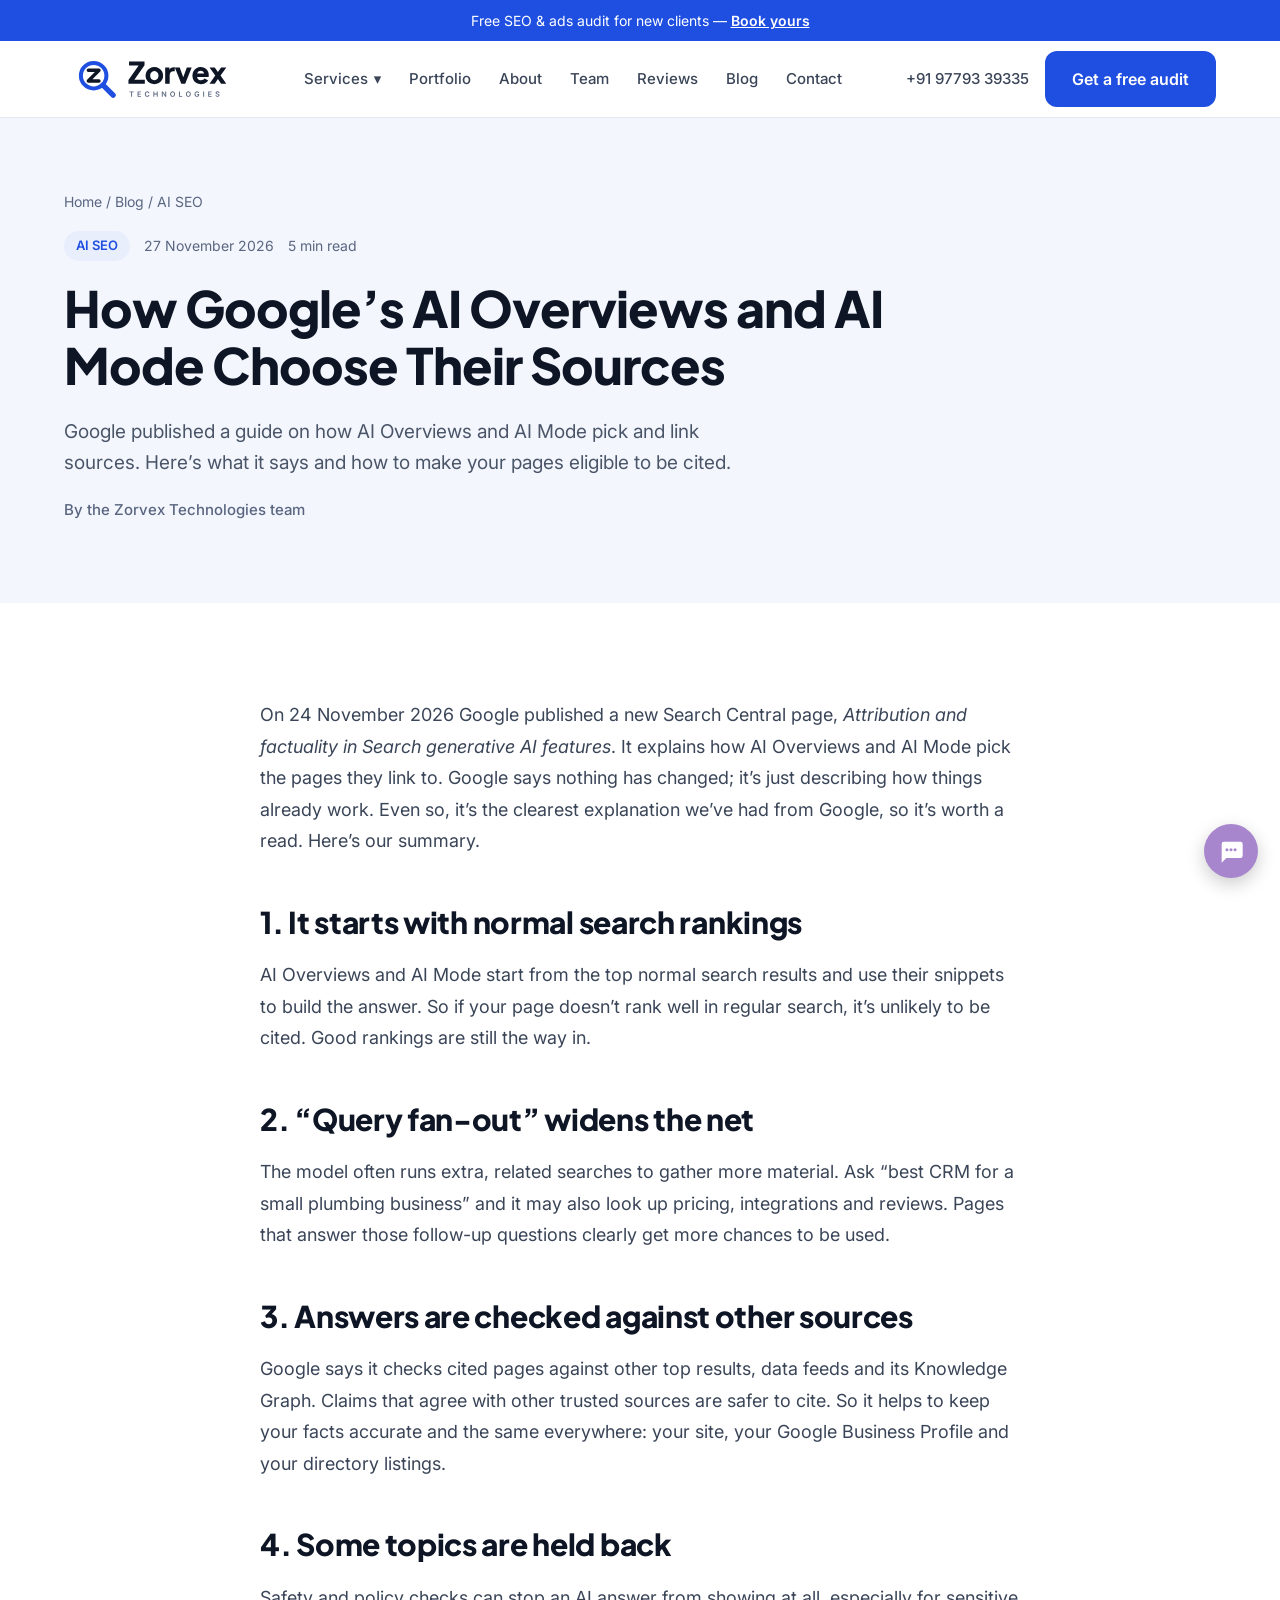
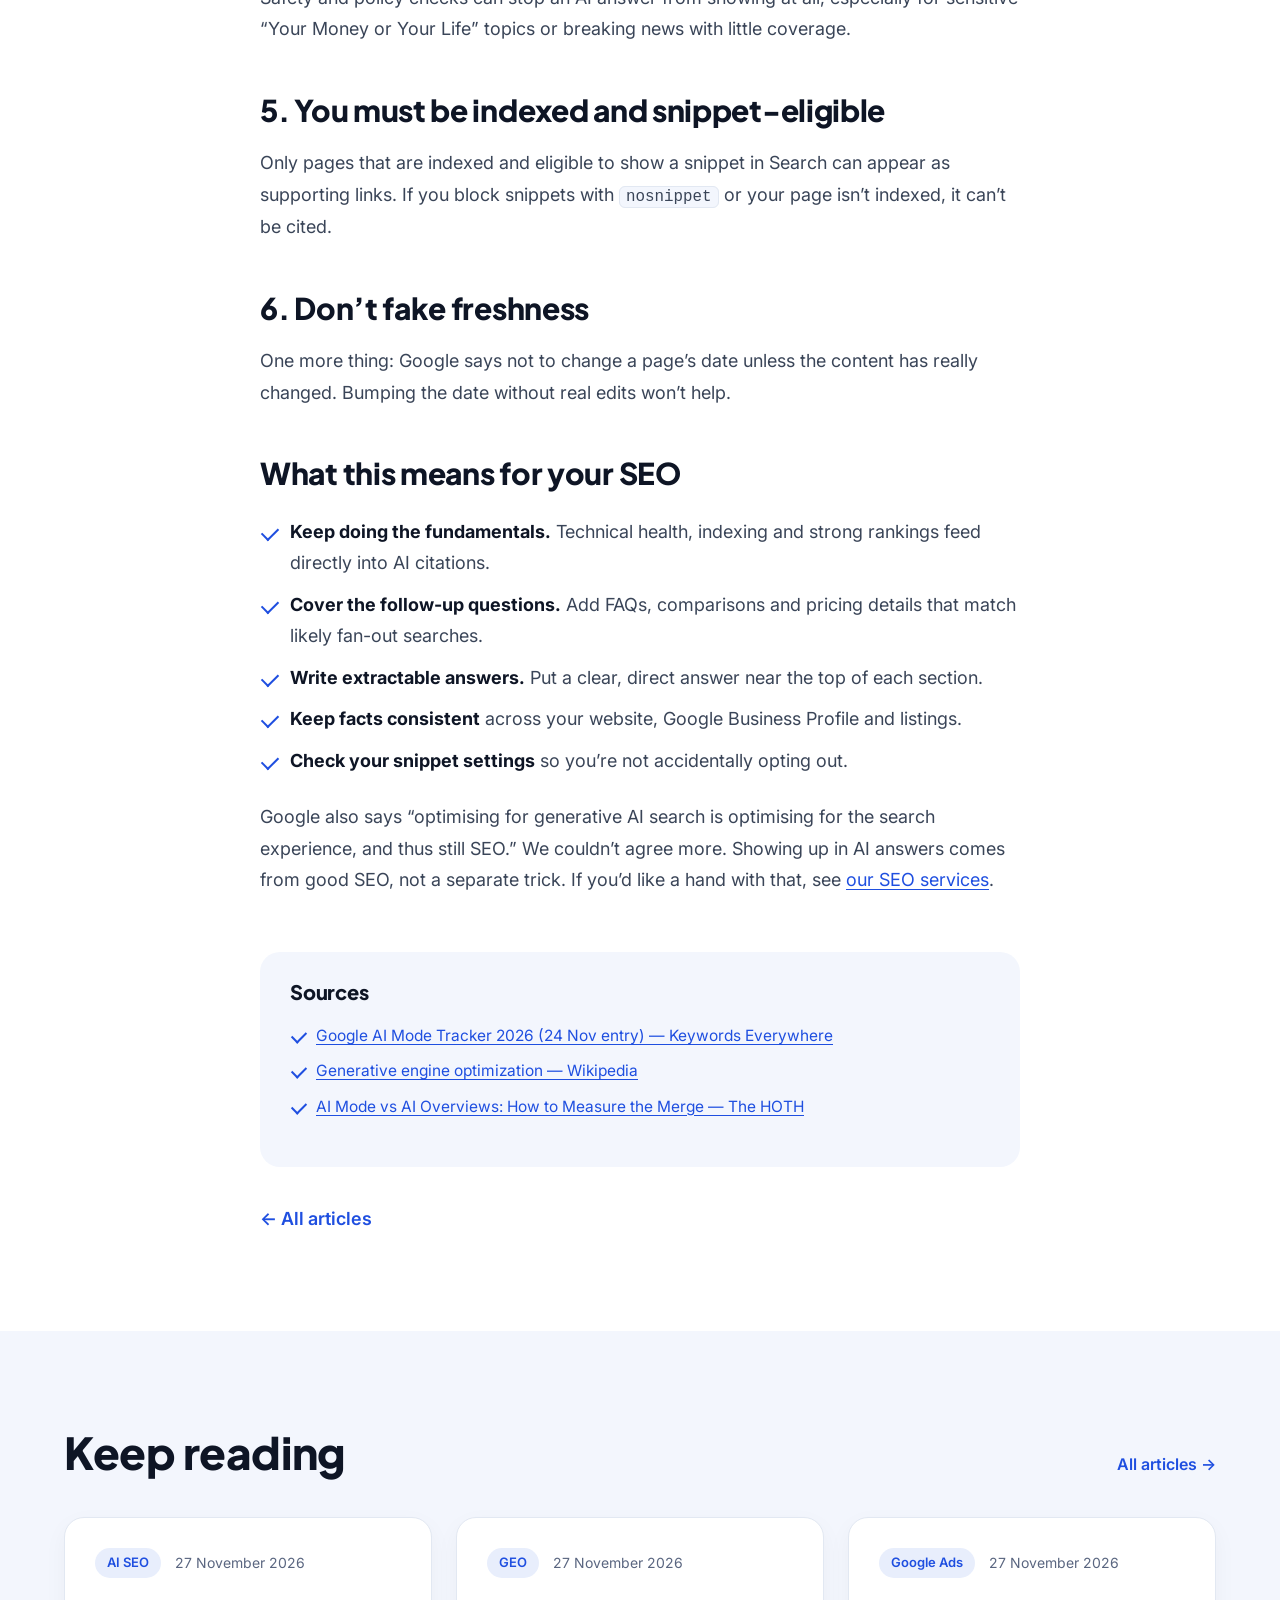
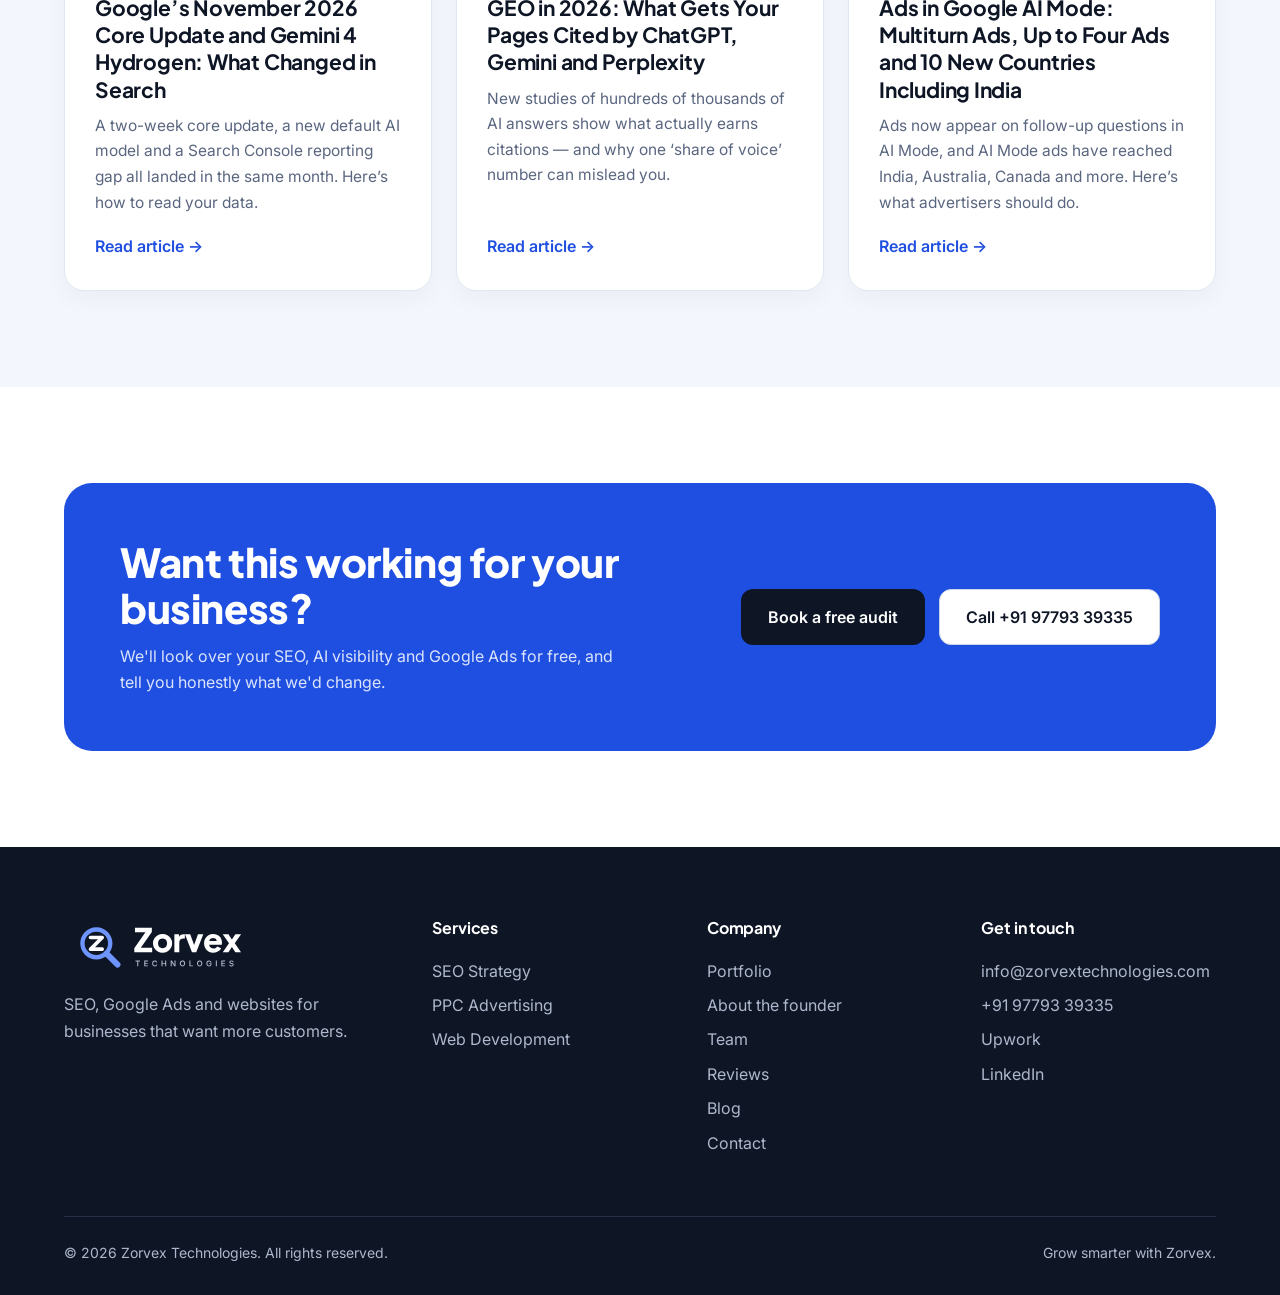
<file: blog/how-google-ai-overviews-ai-mode-choose-sources.html>
<!doctype html>
<html lang="en">
<head>
<meta charset="utf-8">
<meta name="viewport" content="width=device-width, initial-scale=1">
<!-- Google Tag Manager -->
<script>(function(w,d,s,l,i){w[l]=w[l]||[];w[l].push({'gtm.start':
new Date().getTime(),event:'gtm.js'});var f=d.getElementsByTagName(s)[0],
j=d.createElement(s),dl=l!='dataLayer'?'&l='+l:'';j.async=true;j.src=
'https://www.googletagmanager.com/gtm.js?id='+i+dl;f.parentNode.insertBefore(j,f);
})(window,document,'script','dataLayer','GTM-MH3J6WDZ');</script>
<!-- End Google Tag Manager -->
<title>How AI Overviews &amp; AI Mode Choose Sources (2026) | Zorvex Technologies</title>
<meta name="description" content="Google published a guide on how AI Overviews and AI Mode pick and link sources. Here’s what it says and how to make your pages eligible to be cited.">
<meta name="robots" content="index, follow">
<link rel="canonical" href="https://zorvextechnologies.com/blog/how-google-ai-overviews-ai-mode-choose-sources">
<meta name="theme-color" content="#1F4FE0">
<meta property="og:type" content="article">
<meta property="og:site_name" content="Zorvex Technologies">
<meta property="og:title" content="How AI Overviews &amp; AI Mode Choose Sources (2026) | Zorvex Technologies">
<meta property="og:description" content="Google published a guide on how AI Overviews and AI Mode pick and link sources. Here’s what it says and how to make your pages eligible to be cited.">
<meta property="og:url" content="https://zorvextechnologies.com/blog/how-google-ai-overviews-ai-mode-choose-sources">
<meta property="og:image" content="https://zorvextechnologies.com/assets/og-image.jpg">
<meta property="og:image:width" content="1200">
<meta property="og:image:height" content="630">
<meta property="og:locale" content="en_US">
<meta name="twitter:card" content="summary_large_image">
<meta name="twitter:title" content="How AI Overviews &amp; AI Mode Choose Sources (2026) | Zorvex Technologies">
<meta name="twitter:description" content="Google published a guide on how AI Overviews and AI Mode pick and link sources. Here’s what it says and how to make your pages eligible to be cited.">
<meta name="twitter:image" content="https://zorvextechnologies.com/assets/og-image.jpg">
<script type="application/ld+json">{"@context": "https://schema.org", "@graph": [{"@type": "ProfessionalService", "@id": "https://zorvextechnologies.com/#organization", "name": "Zorvex Technologies", "url": "https://zorvextechnologies.com/", "logo": "https://zorvextechnologies.com/assets/zorvex-icon-512.png", "image": "https://zorvextechnologies.com/assets/og-image.jpg", "description": "Digital marketing agency offering SEO, Google Ads, Meta Ads, analytics tracking and web development for businesses in the US, Australia, the UK and India.", "email": "info@zorvextechnologies.com", "telephone": "+91-97793-39335", "address": {"@type": "PostalAddress", "addressLocality": "Shimla", "addressRegion": "Himachal Pradesh", "addressCountry": "IN"}, "areaServed": ["United States", "Australia", "United Kingdom", "India"], "founder": {"@type": "Person", "@id": "https://anilsharma.co/#anil", "name": "Anil Sharma", "url": "https://anilsharma.co/", "sameAs": ["https://anilsharma.co/", "https://www.upwork.com/freelancers/anils177", "https://www.linkedin.com/in/seo-expert-in-himachal-pradesh/"], "jobTitle": "Founder"}, "knowsAbout": ["Search Engine Optimization", "Local SEO", "Google Ads", "Meta Ads", "Google Analytics 4", "Google Tag Manager", "Web Development"], "sameAs": ["https://www.upwork.com/freelancers/anils177"]}, {"@type": "BlogPosting", "headline": "How Google’s AI Overviews and AI Mode Choose Their Sources", "description": "Google published a guide on how AI Overviews and AI Mode pick and link sources. Here’s what it says and how to make your pages eligible to be cited.", "url": "https://zorvextechnologies.com/blog/how-google-ai-overviews-ai-mode-choose-sources", "mainEntityOfPage": "https://zorvextechnologies.com/blog/how-google-ai-overviews-ai-mode-choose-sources", "datePublished": "2026-11-27", "dateModified": "2026-11-27", "image": "https://zorvextechnologies.com/assets/og-image.jpg", "author": {"@type": "Organization", "name": "Zorvex Technologies", "url": "https://zorvextechnologies.com/"}, "publisher": {"@id": "https://zorvextechnologies.com/#organization"}, "articleSection": "AI SEO"}, {"@type": "BreadcrumbList", "itemListElement": [{"@type": "ListItem", "position": 1, "name": "Home", "item": "https://zorvextechnologies.com/"}, {"@type": "ListItem", "position": 2, "name": "Blog", "item": "https://zorvextechnologies.com/blog/"}, {"@type": "ListItem", "position": 3, "name": "How Google’s AI Overviews and AI Mode Choose Their Sources", "item": "https://zorvextechnologies.com/blog/how-google-ai-overviews-ai-mode-choose-sources"}]}]}</script>
<link rel="preconnect" href="https://fonts.googleapis.com">
<link rel="preconnect" href="https://fonts.gstatic.com" crossorigin>
<link href="https://fonts.googleapis.com/css2?family=Plus+Jakarta+Sans:wght@600;700;800&family=Inter:wght@400;500;600&display=swap" rel="stylesheet">
<link rel="stylesheet" href="/assets/style.css?v=9">
<link rel="stylesheet" href="/assets/blog.css?v=1">
<link rel="icon" href="/assets/favicon.svg" type="image/svg+xml">
<link rel="icon" href="/assets/favicon-32.png" sizes="32x32" type="image/png">
<link rel="apple-touch-icon" href="/assets/apple-touch-icon.png">
</head>
<body>
<!-- Google Tag Manager (noscript) -->
<noscript><iframe src="https://www.googletagmanager.com/ns.html?id=GTM-MH3J6WDZ" height="0" width="0" style="display:none;visibility:hidden"></iframe></noscript>
<!-- End Google Tag Manager (noscript) -->
<div class="topbar">Free SEO &amp; ads audit for new clients — <a href="/#contact">Book yours</a></div>
<header class="site-header">
  <div class="container header-inner">
    <a class="logo" href="/"><img src="/assets/zorvex-logo-horizontal.svg" alt="Zorvex Technologies" width="176" height="44"></a>
    <nav class="nav" aria-label="Main">
      <div class="nav-dropdown">
        <button type="button" aria-haspopup="true">Services <span aria-hidden="true">▾</span></button>
        <div class="dropdown-menu">
          <a href="/seo-services">SEO Strategy</a>
          <a href="/ppc-advertising">PPC Advertising</a>
          <a href="/web-development">Web Development</a>
        </div>
      </div>
      <a href="/#portfolio">Portfolio</a>
      <a href="/#about">About</a>
      <a href="/#team">Team</a>
      <a href="/#reviews">Reviews</a>
      <a href="/blog/">Blog</a>
      <a href="/#contact">Contact</a>
    </nav>
    <div class="header-cta">
      <a class="header-phone" href="tel:+919779339335">+91 97793 39335</a>
      <a class="btn btn-primary" href="/#contact">Get a free audit</a>
      <button class="menu-toggle" type="button" aria-label="Open menu" aria-expanded="false">
        <svg width="22" height="22" viewBox="0 0 24 24" fill="none" stroke="#0E1525" stroke-width="2" stroke-linecap="round" aria-hidden="true"><path d="M4 7h16M4 12h16M4 17h16"/></svg>
      </button>
    </div>
  </div>
</header>
<main>
<section class="page-hero post-hero">
  <div class="container">
    <p class="breadcrumb"><a href="/">Home</a> / <a href="/blog/">Blog</a> / AI SEO</p>
    <div class="post-meta"><span class="post-tag">AI SEO</span><time datetime="2026-11-27">27 November 2026</time><span>5 min read</span></div>
    <h1>How Google’s AI Overviews and AI Mode Choose Their Sources</h1>
    <p class="hero-lead">Google published a guide on how AI Overviews and AI Mode pick and link sources. Here’s what it says and how to make your pages eligible to be cited.</p>
    <p class="byline">By the Zorvex Technologies team</p>
  </div>
</section>
<section class="section">
  <div class="container">
    <article class="prose">
<p>On 24 November 2026 Google published a new Search Central page, <em>Attribution and factuality in Search generative AI features</em>. It explains how AI Overviews and AI Mode pick the pages they link to. Google says nothing has changed; it’s just describing how things already work. Even so, it’s the clearest explanation we’ve had from Google, so it’s worth a read. Here’s our summary.</p>

<h2>1. It starts with normal search rankings</h2>
<p>AI Overviews and AI Mode start from the top normal search results and use their snippets to build the answer. So if your page doesn’t rank well in regular search, it’s unlikely to be cited. Good rankings are still the way in.</p>

<h2>2. “Query fan-out” widens the net</h2>
<p>The model often runs extra, related searches to gather more material. Ask “best CRM for a small plumbing business” and it may also look up pricing, integrations and reviews. Pages that answer those follow-up questions clearly get more chances to be used.</p>

<h2>3. Answers are checked against other sources</h2>
<p>Google says it checks cited pages against other top results, data feeds and its Knowledge Graph. Claims that agree with other trusted sources are safer to cite. So it helps to keep your facts accurate and the same everywhere: your site, your Google Business Profile and your directory listings.</p>

<h2>4. Some topics are held back</h2>
<p>Safety and policy checks can stop an AI answer from showing at all, especially for sensitive “Your Money or Your Life” topics or breaking news with little coverage.</p>

<h2>5. You must be indexed and snippet-eligible</h2>
<p>Only pages that are indexed and eligible to show a snippet in Search can appear as supporting links. If you block snippets with <code>nosnippet</code> or your page isn’t indexed, it can’t be cited.</p>

<h2>6. Don’t fake freshness</h2>
<p>One more thing: Google says not to change a page’s date unless the content has really changed. Bumping the date without real edits won’t help.</p>

<h2>What this means for your SEO</h2>
<ul>
<li><strong>Keep doing the fundamentals.</strong> Technical health, indexing and strong rankings feed directly into AI citations.</li>
<li><strong>Cover the follow-up questions.</strong> Add FAQs, comparisons and pricing details that match likely fan-out searches.</li>
<li><strong>Write extractable answers.</strong> Put a clear, direct answer near the top of each section.</li>
<li><strong>Keep facts consistent</strong> across your website, Google Business Profile and listings.</li>
<li><strong>Check your snippet settings</strong> so you’re not accidentally opting out.</li>
</ul>
<p>Google also says “optimising for generative AI search is optimising for the search experience, and thus still SEO.” We couldn’t agree more. Showing up in AI answers comes from good SEO, not a separate trick. If you’d like a hand with that, see <a href="/seo-services">our SEO services</a>.</p>
      <div class="post-sources"><h2>Sources</h2><ul><li><a href="https://keywordseverywhere.com/news/google-ai-mode/" target="_blank" rel="noopener">Google AI Mode Tracker 2026 (24 Nov entry) — Keywords Everywhere</a></li><li><a href="https://en.wikipedia.org/wiki/Generative_engine_optimization" target="_blank" rel="noopener">Generative engine optimization — Wikipedia</a></li><li><a href="https://www.thehoth.com/blog/ai-overviews-to-ai-mode/" target="_blank" rel="noopener">AI Mode vs AI Overviews: How to Measure the Merge — The HOTH</a></li></ul></div>
      <p class="post-back"><a href="/blog/">← All articles</a></p>
    </article>
  </div>
</section>
<section class="section section-soft">
  <div class="container">
    <div class="row-head"><h2>Keep reading</h2><a class="card-link" href="/blog/">All articles →</a></div>
    <div class="post-grid"><article class="card post-card"><div class="post-meta"><span class="post-tag">AI SEO</span><time datetime="2026-11-27">27 November 2026</time></div><h3><a href="/blog/google-november-2026-core-update-gemini-4-hydrogen">Google’s November 2026 Core Update and Gemini 4 Hydrogen: What Changed in Search</a></h3><p>A two-week core update, a new default AI model and a Search Console reporting gap all landed in the same month. Here’s how to read your data.</p><a class="card-link" href="/blog/google-november-2026-core-update-gemini-4-hydrogen" aria-label="Read: Google’s November 2026 Core Update and Gemini 4 Hydrogen: What Changed in Search">Read article →</a></article><article class="card post-card"><div class="post-meta"><span class="post-tag">GEO</span><time datetime="2026-11-27">27 November 2026</time></div><h3><a href="/blog/geo-generative-engine-optimization-2026-what-gets-cited">GEO in 2026: What Gets Your Pages Cited by ChatGPT, Gemini and Perplexity</a></h3><p>New studies of hundreds of thousands of AI answers show what actually earns citations — and why one ‘share of voice’ number can mislead you.</p><a class="card-link" href="/blog/geo-generative-engine-optimization-2026-what-gets-cited" aria-label="Read: GEO in 2026: What Gets Your Pages Cited by ChatGPT, Gemini and Perplexity">Read article →</a></article><article class="card post-card"><div class="post-meta"><span class="post-tag">Google Ads</span><time datetime="2026-11-27">27 November 2026</time></div><h3><a href="/blog/google-ai-mode-ads-multiturn-ads-india">Ads in Google AI Mode: Multiturn Ads, Up to Four Ads and 10 New Countries Including India</a></h3><p>Ads now appear on follow-up questions in AI Mode, and AI Mode ads have reached India, Australia, Canada and more. Here’s what advertisers should do.</p><a class="card-link" href="/blog/google-ai-mode-ads-multiturn-ads-india" aria-label="Read: Ads in Google AI Mode: Multiturn Ads, Up to Four Ads and 10 New Countries Including India">Read article →</a></article></div>
  </div>
</section>
<div style="height:96px"></div>

<section class="section" style="padding-top:0">
  <div class="container">
    <div class="cta-box">
      <div><h2>Want this working for your business?</h2><p>We'll look over your SEO, AI visibility and Google Ads for free, and tell you honestly what we'd change.</p></div>
      <div style="display:flex;flex-wrap:wrap;gap:14px;justify-content:flex-end">
        <a class="btn btn-dark" href="/#contact">Book a free audit</a>
        <a class="btn btn-outline" href="tel:+919779339335">Call +91 97793 39335</a>
      </div>
    </div>
  </div>
</section>
</main>
<footer class="site-footer">
  <div class="container">
    <div class="footer-grid">
      <div>
        <a class="logo" href="/"><img src="/assets/zorvex-logo-horizontal-white.svg" alt="Zorvex Technologies" width="192" height="48"></a>
        <p style="margin-top:16px;max-width:320px">SEO, Google Ads and websites for businesses that want more customers.</p>
      </div>
      <div>
        <h4>Services</h4>
        <a href="/seo-services">SEO Strategy</a>
        <a href="/ppc-advertising">PPC Advertising</a>
        <a href="/web-development">Web Development</a>
      </div>
      <div>
        <h4>Company</h4>
        <a href="/#portfolio">Portfolio</a>
        <a href="/#about">About the founder</a>
        <a href="/#team">Team</a>
        <a href="/#reviews">Reviews</a>
        <a href="/blog/">Blog</a>
        <a href="/#contact">Contact</a>
      </div>
      <div>
        <h4>Get in touch</h4>
        <a href="mailto:info@zorvextechnologies.com">info@zorvextechnologies.com</a>
        <a href="tel:+919779339335">+91 97793 39335</a>
        <a href="https://www.upwork.com/freelancers/anils177" target="_blank" rel="noopener">Upwork</a>
        <a href="https://www.linkedin.com/in/seo-expert-in-himachal-pradesh/" target="_blank" rel="noopener">LinkedIn</a>
      </div>
    </div>
    <div class="footer-bottom">
      <span>© <span id="year">2026</span> Zorvex Technologies. All rights reserved.</span>
      <span>Grow smarter with Zorvex.</span>
    </div>
  </div>
</footer>
<div class="chat-widget" id="chat-widget">
  <div class="chat-options" id="chat-options" hidden>
    <a class="chat-btn chat-wa" href="https://wa.me/919779339335?text=Hi%20Zorvex%2C%20I%27d%20like%20to%20discuss%20my%20project." target="_blank" rel="noopener" aria-label="Chat on WhatsApp"><span class="chat-tip">WhatsApp</span><svg viewBox="0 0 24 24" aria-hidden="true"><path fill="#fff" d="M12 2a10 10 0 00-8.6 15.1L2 22l5-1.3A10 10 0 1012 2zm0 18.2a8.2 8.2 0 01-4.2-1.2l-.3-.2-3 .8.8-2.9-.2-.3A8.2 8.2 0 1112 20.2zm4.5-6.1c-.2-.1-1.5-.7-1.7-.8s-.4-.1-.6.1-.7.8-.8 1-.3.2-.5.1a6.7 6.7 0 01-3.3-2.9c-.2-.4.2-.4.7-1.3.1-.2 0-.3 0-.4l-.8-1.8c-.2-.5-.4-.4-.6-.4h-.5a1 1 0 00-.7.3 2.9 2.9 0 00-.9 2.2 5.1 5.1 0 001 2.7 11.6 11.6 0 004.5 4c1.7.7 2.3.8 3.2.6a2.7 2.7 0 001.8-1.2 2.2 2.2 0 00.1-1.2c0-.1-.2-.2-.4-.3z"/></svg></a>
    <a class="chat-btn chat-phone" href="tel:+919779339335" aria-label="Call +91 97793 39335"><span class="chat-tip">Call us</span><svg viewBox="0 0 24 24" aria-hidden="true"><path fill="#fff" d="M6.6 10.8a15.1 15.1 0 006.6 6.6l2.2-2.2a1 1 0 011-.2 11.4 11.4 0 003.6.6 1 1 0 011 1V20a1 1 0 01-1 1A17 17 0 013 4a1 1 0 011-1h3.5a1 1 0 011 1 11.4 11.4 0 00.6 3.6 1 1 0 01-.3 1z"/></svg></a>
    <a class="chat-btn chat-mail" href="mailto:info@zorvextechnologies.com" aria-label="Email info@zorvextechnologies.com"><span class="chat-tip">Email</span><svg viewBox="0 0 24 24" fill="none" stroke="#fff" stroke-width="2" stroke-linejoin="round" aria-hidden="true"><rect x="3" y="5" width="18" height="14" rx="2"/><path d="M3 7l9 6 9-6"/></svg></a>
    <a class="chat-btn chat-slack" href="https://uniq-web-infotech.slack.com" target="_blank" rel="noopener" aria-label="Message us on Slack"><span class="chat-tip">Slack</span><svg viewBox="0 0 24 24" aria-hidden="true"><rect x="9.5" y="2" width="3" height="9" rx="1.5" fill="#36C5F0"/><rect x="2" y="11.5" width="9" height="3" rx="1.5" fill="#E01E5A"/><rect x="11.5" y="13" width="3" height="9" rx="1.5" fill="#ECB22E"/><rect x="13" y="9.5" width="9" height="3" rx="1.5" fill="#2EB67D"/></svg></a>
  </div>
  <button class="chat-toggle" id="chat-toggle" type="button" aria-expanded="false" aria-controls="chat-options" aria-label="Open chat options">
    <svg class="ic-open" viewBox="0 0 24 24" aria-hidden="true"><path fill="#fff" d="M4 4h16a2 2 0 012 2v10a2 2 0 01-2 2H8l-4 4V6a2 2 0 012-2z"/><circle cx="8.5" cy="11" r="1.3" fill="#A886CD"/><circle cx="12" cy="11" r="1.3" fill="#A886CD"/><circle cx="15.5" cy="11" r="1.3" fill="#A886CD"/></svg>
    <span class="chat-tip chat-tip-toggle">Hide</span><svg class="ic-close" viewBox="0 0 24 24" fill="none" stroke="#fff" stroke-width="2.5" stroke-linecap="round" aria-hidden="true"><path d="M6 6l12 12M18 6L6 18"/></svg>
  </button>
</div>
<script src="/assets/main.js?v=6"></script>
</body>
</html>
</file>
<file: assets/style.css>
/* Zorvex Technologies — Clean Growth theme */
:root{
  --blue:#1F4FE0; --blue-dark:#163AA8; --blue-soft:#E8EEFC; --bg-soft:#F3F6FD;
  --ink:#0E1525; --text:#3A4558; --muted:#5A6680; --line:#E2E8F2; --gold:#B87F00;
  --radius:20px; --max:1200px;
}
*{box-sizing:border-box}
html{scroll-behavior:smooth}
body{margin:0;font-family:Inter,system-ui,-apple-system,sans-serif;font-size:16px;line-height:1.65;color:var(--text);background:#fff}
h1,h2,h3,h4{font-family:"Plus Jakarta Sans",Inter,sans-serif;color:var(--ink);margin:0;line-height:1.15;letter-spacing:-0.01em}
p{margin:0}
a{color:var(--blue);text-decoration:none}
a:hover{color:var(--blue-dark)}
img{max-width:100%;display:block}
.container{max-width:var(--max);margin:0 auto;padding:0 24px}
.section{padding:96px 0}
.section-soft{background:var(--bg-soft)}
.section-dark{background:var(--ink);color:#C9D1E2}
.section-dark h2,.section-dark h3{color:#fff}
.eyebrow{color:var(--blue);font-weight:600;font-size:14px;letter-spacing:.06em;text-transform:uppercase;margin-bottom:12px}
.section-head{max-width:680px;margin:0 auto 56px;text-align:center}
.section-head h2{font-size:clamp(30px,3.6vw,44px);font-weight:800}
.section-head p{margin-top:14px;font-size:18px;color:var(--muted)}
.row-head{display:flex;flex-wrap:wrap;gap:20px;align-items:end;justify-content:space-between;margin-bottom:40px}
.row-head h2{font-size:clamp(30px,3.6vw,44px);font-weight:800}

/* Buttons */
.btn{display:inline-flex;align-items:center;justify-content:center;gap:8px;min-height:48px;padding:14px 26px;border-radius:12px;font-weight:600;font-size:16px;border:1px solid transparent;cursor:pointer;font-family:inherit;transition:background .15s,transform .15s}
.btn:hover{transform:translateY(-1px)}
.btn-primary{background:var(--blue);color:#fff}
.btn-primary:hover{background:var(--blue-dark);color:#fff}
.btn-outline{background:#fff;color:var(--ink);border-color:#CCD5E6}
.btn-outline:hover{color:var(--ink);border-color:var(--ink)}
.btn-dark{background:var(--ink);color:#fff}
.btn-dark:hover{background:#000;color:#fff}

/* Top bar + header */
.topbar{background:var(--blue);color:#fff;text-align:center;font-size:14px;padding:9px 16px}
.topbar a{color:#fff;font-weight:600;text-decoration:underline}
.site-header{position:sticky;top:0;z-index:50;background:rgba(255,255,255,.96);backdrop-filter:blur(8px);border-bottom:1px solid var(--line)}
.header-inner{display:flex;align-items:center;justify-content:space-between;gap:24px;min-height:76px}
.logo{display:flex;align-items:center;gap:10px;font-family:"Plus Jakarta Sans",sans-serif;font-weight:800;font-size:22px;color:var(--ink)}
.logo:hover{color:var(--ink)}
.logo-mark{width:36px;height:36px;border-radius:10px;background:var(--blue);color:#fff;display:inline-flex;align-items:center;justify-content:center;font-size:18px}
.nav{display:flex;align-items:center;gap:28px}
.nav a{color:var(--text);font-weight:500;font-size:15px}
.nav a:hover,.nav a.active{color:var(--blue)}
.nav-dropdown{position:relative}
.nav-dropdown > button{background:none;border:0;font:inherit;font-weight:500;font-size:15px;color:var(--text);cursor:pointer;padding:8px 0;display:flex;gap:6px;align-items:center}
.dropdown-menu{position:absolute;top:100%;left:-16px;min-width:240px;background:#fff;border:1px solid var(--line);border-radius:14px;box-shadow:0 16px 40px rgba(14,21,37,.12);padding:8px;display:none}
.nav-dropdown:hover .dropdown-menu,.nav-dropdown:focus-within .dropdown-menu{display:block}
.dropdown-menu a{display:block;padding:10px 14px;border-radius:10px}
.dropdown-menu a:hover{background:var(--bg-soft)}
.header-cta{display:flex;align-items:center;gap:16px}
.header-phone{color:var(--text);font-weight:500;font-size:15px}
.menu-toggle{display:none;background:none;border:1px solid var(--line);border-radius:10px;width:44px;height:44px;cursor:pointer;align-items:center;justify-content:center}

/* Hero */
.hero{background:var(--bg-soft)}
.hero-inner{display:grid;grid-template-columns:1.1fr 1fr;gap:56px;align-items:center;padding:88px 24px}
.hero h1{font-size:clamp(40px,5.2vw,64px);font-weight:800;letter-spacing:-0.025em;line-height:1.06}
.hero-lead{margin-top:22px;font-size:19px;color:#4A5568;max-width:540px}
.hero-actions{margin-top:34px;display:flex;flex-wrap:wrap;gap:14px}
.rating{margin-top:32px;display:flex;flex-wrap:wrap;gap:10px;align-items:center;color:#4A5568;font-size:15px}
.stars{color:var(--gold);letter-spacing:2px}
.hero-card{background:#fff;border:1px solid var(--line);border-radius:24px;padding:32px;box-shadow:0 24px 60px rgba(31,79,224,.10)}
.hero-card .label{font-size:13px;text-transform:uppercase;letter-spacing:.08em;color:var(--muted)}
.metric-grid{display:grid;grid-template-columns:repeat(3,1fr);gap:14px;margin-top:18px}
.metric{background:var(--bg-soft);border-radius:14px;padding:18px}
.metric strong{display:block;font-family:"Plus Jakarta Sans",sans-serif;font-size:28px;color:var(--blue);font-weight:800}
.metric span{font-size:13px;color:var(--muted)}
button.metric{font:inherit;text-align:left;border:1px solid transparent;cursor:pointer;transition:transform .2s,box-shadow .2s,border-color .2s,background .2s}
button.metric:hover{transform:translateY(-2px);border-color:#CFDAF8}
button.metric:focus-visible{outline:2px solid var(--blue);outline-offset:2px}
button.metric.is-active{background:#fff;border-color:var(--blue);box-shadow:0 10px 24px rgba(31,79,224,.14)}
.growth-chart{margin-top:22px}
.gc-head{display:flex;justify-content:space-between;align-items:center;gap:12px;flex-wrap:wrap;font-size:13px;color:var(--muted)}
.gc-title{font-weight:700;color:#0E1525;font-size:14px}
.gc-legend{display:flex;align-items:center;gap:6px}
.gc-key{display:inline-block;width:16px;height:3px;border-radius:2px;background:var(--blue)}
.gc-key.was{margin-left:10px;background:repeating-linear-gradient(90deg,#A9B4C8 0 4px,transparent 4px 7px)}
.gc-svg{display:block;width:100%;height:auto;margin-top:10px;overflow:visible}
.gc-svg .gc-grid line{stroke:#E6EBF5;stroke-width:1}
.gc-svg text{font-family:Inter,system-ui,sans-serif;font-size:10px;fill:#8A94A8}
.gc-line{transition:none}
.gc-pin line{stroke:#9DB2EE;stroke-dasharray:2 3}
.gc-pin rect{fill:#fff;stroke:#D5DEF7}
.gc-pin text{fill:#163AA8;font-weight:600;font-size:9.5px}
.gc-tip rect{fill:#0E1525}
.gc-tip text{fill:#fff;font-weight:700;font-size:11px}
.gc-ring{transform-box:fill-box;transform-origin:center;animation:gcPulse 2.2s ease-out infinite}
@keyframes gcPulse{0%{transform:scale(1);opacity:.55}100%{transform:scale(3.2);opacity:0}}
.gc-foot{margin-top:8px;font-size:12px;color:#A0A9BA}
@media (prefers-reduced-motion:reduce){.gc-ring{animation:none}}

/* Logos / trust strip */
.trust{padding:36px 0;border-bottom:1px solid var(--line)}
.trust-inner{display:flex;flex-wrap:wrap;gap:16px 40px;align-items:center;justify-content:center;color:var(--muted);font-weight:600}
.trust-inner span{opacity:.75}

/* Cards */
.grid-3{display:grid;grid-template-columns:repeat(3,1fr);gap:24px}
.grid-2{display:grid;grid-template-columns:repeat(2,1fr);gap:24px}
.grid-4{display:grid;grid-template-columns:repeat(4,1fr);gap:24px}
.card{background:#fff;border:1px solid var(--line);border-radius:var(--radius);padding:34px;box-shadow:0 8px 24px rgba(14,21,37,.04);transition:box-shadow .2s,transform .2s}
.card:hover{box-shadow:0 18px 44px rgba(14,21,37,.10);transform:translateY(-3px)}
.card.featured{border:2px solid var(--blue)}
.icon-box{width:54px;height:54px;border-radius:14px;background:var(--blue-soft);display:flex;align-items:center;justify-content:center}
.icon-box svg{width:26px;height:26px;stroke:var(--blue)}
.card.featured .icon-box{background:var(--blue)}
.card.featured .icon-box svg{stroke:#fff}
.card h3{margin:22px 0 10px;font-size:22px}
.card ul{margin:18px 0 0;padding:0;list-style:none}
.card li{padding:6px 0 6px 28px;position:relative}
.card li::before{content:"";position:absolute;left:0;top:13px;width:16px;height:10px;border-left:2px solid var(--blue);border-bottom:2px solid var(--blue);transform:rotate(-45deg) scale(.8)}
.card-link{display:inline-flex;margin-top:22px;font-weight:600}

/* Stats */
.stats{display:grid;grid-template-columns:repeat(4,1fr);gap:24px;text-align:center}
.stats strong{display:block;font-family:"Plus Jakarta Sans",sans-serif;font-size:46px;font-weight:800;color:#fff}

/* Process */
.steps{display:grid;grid-template-columns:repeat(4,1fr);gap:24px;counter-reset:step}
.step{padding:28px;border-radius:var(--radius);background:#fff;border:1px solid var(--line)}
.step::before{counter-increment:step;content:"0" counter(step);display:block;font-family:"Plus Jakarta Sans",sans-serif;font-weight:800;font-size:15px;color:var(--blue);margin-bottom:14px}
.step h3{font-size:19px;margin-bottom:8px}

/* Portfolio */
.filters{display:flex;flex-wrap:wrap;gap:10px;justify-content:center;margin-bottom:36px}
.filter-btn{min-height:44px;padding:10px 20px;border-radius:999px;border:1px solid #CCD5E6;background:#fff;font:inherit;font-weight:600;color:var(--text);cursor:pointer}
.filter-btn.active,.filter-btn:hover{background:var(--ink);border-color:var(--ink);color:#fff}
.project{border-radius:var(--radius);overflow:hidden;background:#fff;border:1px solid var(--line)}
.project-media{aspect-ratio:16/10;background:linear-gradient(135deg,#DCE4F7,#F3F6FD);display:flex;align-items:center;justify-content:center;color:var(--muted);font-size:14px}
.project-body{padding:26px}
.tag{display:inline-block;font-size:12px;font-weight:700;letter-spacing:.06em;text-transform:uppercase;color:var(--blue);background:var(--blue-soft);padding:4px 10px;border-radius:999px}
.project h3{margin:12px 0 8px;font-size:21px}
.result{margin-top:16px;padding-top:16px;border-top:1px solid var(--line);display:flex;gap:12px;align-items:baseline}
.result strong{font-family:"Plus Jakarta Sans",sans-serif;font-size:30px;font-weight:800;color:var(--ink)}
.project.hidden{display:none}

/* Team */
.member{text-align:center}
.avatar{aspect-ratio:1;border-radius:var(--radius);background:linear-gradient(135deg,#DCE4F7,#EEF2FB);display:flex;align-items:center;justify-content:center;color:var(--muted);font-size:14px;margin-bottom:18px}
.member h3{font-size:19px}
.member p{color:var(--muted);font-size:15px;margin-top:4px}

/* Testimonials */
.quote{background:#fff;border:1px solid var(--line);border-radius:var(--radius);padding:36px}
.quote blockquote{margin:16px 0 0;font-family:"Plus Jakarta Sans",sans-serif;font-size:21px;font-weight:600;color:var(--ink);line-height:1.45}
.quote cite{display:block;margin-top:20px;font-style:normal;font-weight:600}

/* FAQ */
.faq{max-width:820px;margin:0 auto}
.faq details{border-bottom:1px solid var(--line);padding:22px 0}
.faq summary{cursor:pointer;font-family:"Plus Jakarta Sans",sans-serif;font-weight:700;font-size:19px;color:var(--ink);list-style:none;display:flex;justify-content:space-between;gap:16px}
.faq summary::after{content:"+";color:var(--blue);font-size:24px;line-height:1}
.faq details[open] summary::after{content:"–"}
.faq details p{margin-top:12px}

/* CTA + form */
.cta-box{background:var(--blue);border-radius:28px;padding:56px;display:grid;grid-template-columns:1fr 1fr;gap:40px;align-items:center;color:#DCE4FB}
.cta-box h2{color:#fff;font-size:clamp(28px,3.4vw,40px);font-weight:800}
.cta-box p{margin-top:12px}
.contact-grid{display:grid;grid-template-columns:1fr 1.2fr;gap:48px}
.form{display:grid;gap:16px}
.form-row{display:grid;grid-template-columns:1fr 1fr;gap:16px}
.form label{display:flex;flex-direction:column;gap:6px;font-size:14px;font-weight:600;color:var(--ink)}
.form input,.form select,.form textarea{font:inherit;font-weight:400;padding:14px;border:1px solid #CCD5E6;border-radius:12px;background:#fff;color:var(--ink)}
.form input:focus,.form select:focus,.form textarea:focus{outline:2px solid var(--blue);outline-offset:1px;border-color:var(--blue)}
.contact-list{margin-top:28px;display:grid;gap:16px}
.contact-list a{display:flex;gap:14px;align-items:center;font-weight:600;font-size:17px;color:var(--ink)}

/* Page hero (inner pages) */
.page-hero{background:var(--bg-soft);padding:72px 0 80px}
.breadcrumb{font-size:14px;color:var(--muted);margin-bottom:18px}
.breadcrumb a{color:var(--muted)}
.page-hero h1{font-size:clamp(36px,4.6vw,56px);font-weight:800;letter-spacing:-0.02em;max-width:820px}
.page-hero .hero-lead{max-width:680px}
.split{display:grid;grid-template-columns:1fr 1fr;gap:56px;align-items:center}
.result-banner{display:grid;grid-template-columns:repeat(3,1fr);gap:24px}
.result-banner div{background:#fff;border:1px solid var(--line);border-radius:var(--radius);padding:28px}
.result-banner strong{display:block;font-family:"Plus Jakarta Sans",sans-serif;font-size:40px;font-weight:800;color:var(--blue)}
.other-services{display:grid;grid-template-columns:1fr 1fr;gap:24px}

/* Footer */
.site-footer{background:var(--ink);color:#AEB8CC;padding:72px 0 32px}
.footer-grid{display:grid;grid-template-columns:1.4fr 1fr 1fr 1fr;gap:40px}
.site-footer h4{color:#fff;font-size:16px;margin-bottom:16px}
.site-footer a{color:#AEB8CC;display:block;padding:4px 0}
.site-footer a:hover{color:#fff}
.footer-bottom{margin-top:56px;padding-top:24px;border-top:1px solid #263047;display:flex;flex-wrap:wrap;gap:16px;justify-content:space-between;font-size:14px}
.socials{display:flex;gap:10px;margin-top:20px}
.socials a{width:42px;height:42px;border-radius:10px;background:#1A2338;display:flex;align-items:center;justify-content:center;padding:0}
.socials svg{width:18px;height:18px;fill:#fff}

/* Responsive */
@media (max-width:980px){
  .hero-inner,.split,.contact-grid,.cta-box{grid-template-columns:1fr}
  .grid-3,.grid-4,.steps,.stats{grid-template-columns:repeat(2,1fr)}
  .footer-grid{grid-template-columns:1fr 1fr}
  .header-phone{display:none}
}
@media (max-width:760px){
  .menu-toggle{display:inline-flex}
  .nav{display:none;position:absolute;top:100%;left:0;right:0;background:#fff;border-bottom:1px solid var(--line);flex-direction:column;align-items:stretch;gap:0;padding:12px 24px 24px}
  .nav.open{display:flex}
  .nav a,.nav-dropdown > button{padding:12px 0}
  .dropdown-menu{position:static;display:block;box-shadow:none;border:0;padding:0 0 0 12px}
  .header-cta .btn{display:none}
  .grid-3,.grid-2,.grid-4,.steps,.stats,.result-banner,.other-services,.form-row{grid-template-columns:1fr}
  .metric-grid{grid-template-columns:1fr 1fr}
  .section{padding:72px 0}
  .cta-box{padding:36px}
  .footer-grid{grid-template-columns:1fr}
}

/* Team photos */
.avatar{overflow:hidden}
.avatar img{width:100%;height:100%;object-fit:cover;object-position:center top}
.team-grid{max-width:960px;margin:0 auto}

/* Certifications */
.badge-row{list-style:none;margin:0;padding:0;display:flex;flex-wrap:wrap;gap:20px;justify-content:center;align-items:center}
.badge-row li{background:#fff;border:1px solid var(--line);border-radius:16px;width:200px;display:flex;flex-direction:column;align-items:center;justify-content:center;gap:10px;padding:18px 14px;box-shadow:0 6px 18px rgba(14,21,37,.05);text-align:center}
.badge-row img{height:64px;max-width:100%;object-fit:contain}
.badge-row span{font-size:13px;font-weight:600;color:var(--text);line-height:1.3}
@media (max-width:760px){.badge-row li{width:calc(50% - 10px)}}

/* Floating chat widget (matches anilsharma.co) */
.chat-widget{position:fixed;right:22px;bottom:22px;z-index:100;display:flex;flex-direction:column;align-items:flex-end;gap:12px}
.chat-options{display:flex;flex-direction:column;align-items:flex-end;gap:12px}
.chat-options[hidden]{display:none}
.chat-btn,.chat-toggle{position:relative;width:54px;height:54px;border-radius:50%;display:flex;align-items:center;justify-content:center;box-shadow:0 6px 18px rgba(0,0,0,.2);border:0;cursor:pointer;transition:transform .15s}
.chat-btn:hover,.chat-toggle:hover{transform:scale(1.07)}
.chat-btn svg{width:28px;height:28px}
.chat-wa{background:#49E670}.chat-phone{background:#03E78B}.chat-mail{background:#FF485F}.chat-slack{background:#4A154B}
.chat-toggle{background:#A886CD}
.chat-toggle svg{width:28px;height:28px}
.chat-toggle .ic-close{display:none}
.chat-widget.open .chat-toggle .ic-open{display:none}
.chat-widget.open .chat-toggle .ic-close{display:block}
.chat-tip{position:absolute;right:66px;white-space:nowrap;background:#fff;color:#333;font-size:14px;font-weight:500;padding:6px 12px;border-radius:8px;box-shadow:0 4px 14px rgba(0,0,0,.15);opacity:0;pointer-events:none;transition:opacity .15s}
.chat-tip::after{content:"";position:absolute;right:-5px;top:50%;margin-top:-5px;border:5px solid transparent;border-right:0;border-left-color:#fff}
.chat-btn:hover .chat-tip,.chat-btn:focus-visible .chat-tip,.chat-toggle:hover .chat-tip{opacity:1}
.chat-widget.open .chat-options .chat-btn{animation:chatPop .2s ease both}
@keyframes chatPop{from{opacity:0;transform:translateY(8px)}to{opacity:1;transform:none}}
@media (prefers-reduced-motion:reduce){.chat-widget.open .chat-options .chat-btn{animation:none}}
.chat-tip-toggle{display:none}
.chat-widget.open .chat-tip-toggle{display:block}

/* Trust strip */
.trust-strip{border-bottom:1px solid var(--line);background:#fff}
.trust-strip .trust-inner{display:flex;flex-wrap:wrap;gap:12px 28px;align-items:center;justify-content:center;padding:18px 24px;font-size:14px;color:var(--text);font-weight:500}
.trust-badge{display:inline-flex;gap:8px;align-items:center;background:var(--ink);color:#fff;padding:7px 14px;border-radius:999px;font-weight:600}
.trust-badge:hover{color:#fff;background:#000}

/* More services */
.more-services{margin-top:24px;display:grid;grid-template-columns:repeat(3,1fr);gap:24px}
.mini-card{display:flex;gap:16px;align-items:flex-start;padding:24px;border:1px solid var(--line);border-radius:var(--radius);background:var(--bg-soft)}
.mini-card .icon-box{flex:none;width:46px;height:46px;background:#fff}
.mini-card h3{font-size:18px;margin-bottom:6px}
.mini-card p{font-size:15px}
.mini-points{margin-top:8px;font-size:13px!important;color:var(--muted)}

/* Stats (5) + results */
.stats-5{grid-template-columns:repeat(5,1fr)}
.stats-5 strong{font-size:42px}
.results-grid{display:grid;grid-template-columns:repeat(4,1fr);gap:20px}
.result-card{border:1px solid var(--line);border-radius:var(--radius);padding:28px;background:#fff;box-shadow:0 8px 24px rgba(14,21,37,.04)}
.result-card strong{display:block;font-family:"Plus Jakarta Sans",sans-serif;font-size:46px;font-weight:800;color:var(--blue);line-height:1.1}
.result-card span{display:block;margin-top:8px;color:var(--text)}

/* Tools */
.tools{margin-top:48px;padding-top:32px;border-top:1px solid #D6DEEE;text-align:center}
.tools p{font-weight:600;color:var(--ink);margin-bottom:16px}
.tools ul{list-style:none;margin:0;padding:0;display:flex;flex-wrap:wrap;gap:10px;justify-content:center}
.tools li{background:#fff;border:1px solid var(--line);border-radius:999px;padding:7px 14px;font-size:14px;font-weight:500}

/* Portfolio images */
.project-media{padding:0;overflow:hidden;border-bottom:1px solid var(--line)}
.project-media img{width:100%;height:100%;object-fit:cover;object-position:top center}
.project-client{font-size:14px;color:var(--muted);margin:-2px 0 8px}
.project .card-link{margin-top:14px}

/* Clients */
.clients-grid{display:grid;grid-template-columns:repeat(3,1fr);gap:0 32px}
.client{padding:28px 0;border-top:1px solid #D6DEEE}
.client-meta{display:flex;flex-wrap:wrap;justify-content:space-between;gap:8px;font-size:13px;color:var(--muted);margin-bottom:8px}
.client h3{font-size:22px;margin-bottom:8px}
.also{margin-top:24px;padding-top:24px;border-top:1px solid #D6DEEE;font-size:15px;color:var(--muted)}

/* Founder */
.founder{display:grid;grid-template-columns:1fr 1.25fr;gap:64px;align-items:start}
.founder-intro h2{font-size:clamp(32px,3.8vw,48px);font-weight:800}
.founder-lead{font-size:19px;color:var(--ink);margin:16px 0 14px}
.founder-facts{margin:24px 0;display:grid;gap:16px}
.founder-facts dt{font-weight:700;color:var(--ink);font-size:15px}
.founder-facts dd{margin:2px 0 0;font-size:15px}
.timeline{list-style:none;margin:0;padding:0;border-left:2px solid var(--blue-soft)}
.timeline li{position:relative;padding:0 0 32px 32px;display:grid;gap:6px}
.timeline li::before{content:"";position:absolute;left:-8px;top:6px;width:14px;height:14px;border-radius:50%;background:#fff;border:3px solid var(--blue)}
.tl-year{font-weight:700;color:var(--blue);font-size:14px;letter-spacing:.03em}
.timeline h3{font-size:20px;margin-bottom:4px}

/* Reviews */
.reviews-grid{display:grid;grid-template-columns:repeat(3,1fr);gap:24px;align-items:start}
.review{margin:0;display:flex;flex-direction:column}
.review-top{display:flex;justify-content:space-between;align-items:center;gap:12px}
.review-src{font-size:13px;font-weight:600;color:#14A800}
.review blockquote{font-size:17px;font-weight:600;line-height:1.55}
.review figcaption{margin-top:18px;display:flex;flex-direction:column;font-size:14px}
.review figcaption strong{color:var(--ink)}
.review figcaption span{color:var(--muted)}
.contact-note{margin-top:20px;font-size:14px;color:var(--muted)}

@media (max-width:980px){
  .stats-5{grid-template-columns:repeat(3,1fr)}
  .results-grid{grid-template-columns:repeat(2,1fr)}
  .more-services,.clients-grid,.reviews-grid{grid-template-columns:1fr 1fr}
  .founder{grid-template-columns:1fr}
}
@media (max-width:760px){
  .stats-5{grid-template-columns:1fr 1fr}
  .results-grid,.more-services,.clients-grid,.reviews-grid{grid-template-columns:1fr}
  .nav{gap:0}
}
.member .member-bio{font-size:14px;line-height:1.55;color:var(--text);margin-top:10px;max-width:300px;margin-left:auto;margin-right:auto}
.avatar-initials{background:var(--blue);color:#fff;font-family:"Plus Jakarta Sans",sans-serif;font-weight:800;font-size:64px;letter-spacing:.02em}
.stats strong,.result-card strong,.metric strong,.result-banner strong{font-variant-numeric:tabular-nums}

/* Team bios on hover */
.avatar{position:relative}
.avatar.has-bio{cursor:pointer;outline:none}
.member-overlay{position:absolute;inset:0;display:flex;align-items:flex-end;padding:22px;background:linear-gradient(to top,rgba(14,21,37,.94) 0%,rgba(14,21,37,.82) 55%,rgba(14,21,37,.15) 100%);opacity:0;transform:translateY(12px);transition:opacity .25s ease,transform .25s ease;pointer-events:none}
.member-overlay p{color:#fff;font-size:15px;line-height:1.55;text-align:left;margin:0}
.avatar.has-bio:hover .member-overlay,.avatar.has-bio:focus .member-overlay,.avatar.has-bio:focus-within .member-overlay{opacity:1;transform:none}
.avatar.has-bio:focus-visible{box-shadow:0 0 0 3px var(--blue)}
@media (prefers-reduced-motion:reduce){.member-overlay{transition:none;transform:none}}
.form-error{background:#FEF2F2;color:#991B1B;border-radius:10px;padding:10px 12px;font-size:14px;margin:4px 0}

/* Client results cards (matches Uniq Web Infotech layout) */
.rc-grid{display:grid;grid-template-columns:repeat(3,1fr);gap:24px}
.rc{background:#fff;border:1px solid var(--line);border-radius:20px;padding:28px;display:flex;flex-direction:column;gap:10px;transition:transform .25s,box-shadow .25s}
.rc:hover{transform:translateY(-4px);box-shadow:0 18px 40px rgba(31,79,224,.10)}
.rc-top{display:flex;justify-content:space-between;align-items:flex-start;gap:12px;margin-bottom:6px}
.rc-chip{background:var(--blue-soft);color:var(--blue);font-size:13px;font-weight:700;padding:5px 12px;border-radius:999px;white-space:nowrap}
.rc .spark{display:block;flex-shrink:0}
.rc h3{font-size:21px;margin:0}
.rc-metric{font-family:"Plus Jakarta Sans",sans-serif;font-weight:800;font-size:27px;line-height:1.1;color:#0E1525;white-space:nowrap;font-variant-numeric:tabular-nums}
.rc-services{font-weight:700;font-size:14px;color:var(--blue)}
.rc p{color:var(--muted);margin:0;font-size:15px}
.rc-actions{display:flex;flex-wrap:wrap;justify-content:center;gap:14px;margin-top:36px}
.rc-local{text-align:center;margin-top:56px}
.rc-local h3{font-size:24px;margin-bottom:8px}
.rc-local>p{color:var(--muted)}
.rc-names{display:flex;flex-wrap:wrap;justify-content:center;gap:10px;margin-top:18px}
.rc-names span{background:#fff;border:1px solid var(--line);border-radius:999px;padding:8px 16px;font-size:14px;font-weight:600;color:#26324A}
.rc-names .rc-more{background:var(--blue-soft);border-color:transparent;color:var(--blue)}
.rc-js .rc-grid>.rc:nth-child(n+7){display:none}
.rc-js .rc-grid.open>.rc{display:flex}
.rc-js .spark polyline{stroke-dasharray:1;stroke-dashoffset:1;transition:stroke-dashoffset 1.6s ease-out}
.rc-js .spark circle{opacity:0;transition:opacity .4s ease 1.4s}
.rc-js .spark path{opacity:0;transition:opacity 1s ease .4s}
.rc-js .spark rect{transform-box:fill-box;transform-origin:bottom;transform:scaleY(0);transition:transform .9s cubic-bezier(.22,.61,.36,1)}
.rc-js .rc.in .spark polyline{stroke-dashoffset:0}
.rc-js .rc.in .spark circle,.rc-js .rc.in .spark path{opacity:1}
.rc-js .rc.in .spark rect{transform:scaleY(1)}
@media (max-width:980px){.rc-grid{grid-template-columns:1fr 1fr}}
@media (max-width:640px){.rc-grid{grid-template-columns:1fr}.rc-js .rc-grid>.rc:nth-child(n+4){display:none}.rc-js .rc-grid.open>.rc{display:flex}}
@media (max-width:420px){.rc-metric{white-space:normal;font-size:25px}.rc-top{flex-direction:column}}
@media (prefers-reduced-motion:reduce){.rc-js .spark *{transition:none!important;opacity:1!important;stroke-dashoffset:0!important;transform:none!important}}
</file>
<file: assets/blog.css>
/* Blog */
.post-grid{display:grid;grid-template-columns:repeat(3,1fr);gap:24px}
.post-card{display:flex;flex-direction:column;padding:30px}
.post-card h2,.post-card h3{margin:16px 0 10px;font-size:21px;line-height:1.3}
.post-card h2 a,.post-card h3 a{color:var(--ink)}
.post-card h2 a:hover,.post-card h3 a:hover{color:var(--blue)}
.post-card p{color:var(--muted);font-size:15.5px}
.post-card .card-link{margin-top:auto;padding-top:18px}
.post-meta{display:flex;flex-wrap:wrap;align-items:center;gap:8px 14px;font-size:14px;color:var(--muted)}
.post-tag{background:var(--blue-soft);color:var(--blue);font-weight:600;font-size:13px;padding:4px 12px;border-radius:999px}
.blog-filters{display:flex;flex-wrap:wrap;gap:10px;margin-bottom:36px}
.filter-chip{font:inherit;font-weight:600;font-size:15px;padding:9px 18px;border-radius:999px;border:1px solid #CCD5E6;background:#fff;color:var(--ink);cursor:pointer}
.filter-chip:hover{border-color:var(--ink)}
.filter-chip.active{background:var(--blue);border-color:var(--blue);color:#fff}
.post-card[hidden]{display:none}
.post-hero .post-meta{margin-bottom:18px}
.post-hero h1{font-size:clamp(32px,4.2vw,50px)}
.byline{margin-top:20px;font-size:15px;color:var(--muted);font-weight:500}
.prose{max-width:760px;margin:0 auto;font-size:18px;line-height:1.75;color:var(--text)}
.prose > * + *{margin-top:20px}
.prose h2{font-size:clamp(24px,2.6vw,30px);font-weight:800;margin-top:48px}
.prose h3{font-size:21px;margin-top:32px}
.prose ul{padding-left:0;list-style:none}
.prose li{position:relative;padding:5px 0 5px 30px}
.prose li::before{content:"";position:absolute;left:2px;top:16px;width:14px;height:8px;border-left:2px solid var(--blue);border-bottom:2px solid var(--blue);transform:rotate(-45deg)}
.prose a{text-decoration:underline;text-underline-offset:3px}
.prose strong{color:var(--ink)}
.prose code{font-size:.88em;background:var(--bg-soft);border:1px solid var(--line);border-radius:6px;padding:1px 6px}
.post-sources{margin-top:56px;padding:28px 30px;background:var(--bg-soft);border-radius:var(--radius);font-size:15.5px}
.post-sources h2{font-size:20px;margin:0 0 8px}
.post-sources li{padding:4px 0 4px 26px}
.post-sources li::before{top:13px;width:12px;height:7px}
.post-back{margin-top:36px}
.post-back a{text-decoration:none;font-weight:600}
@media (max-width:960px){.post-grid{grid-template-columns:repeat(2,1fr)}}
@media (max-width:640px){.post-grid{grid-template-columns:1fr}.prose{font-size:17px}}
</file>
